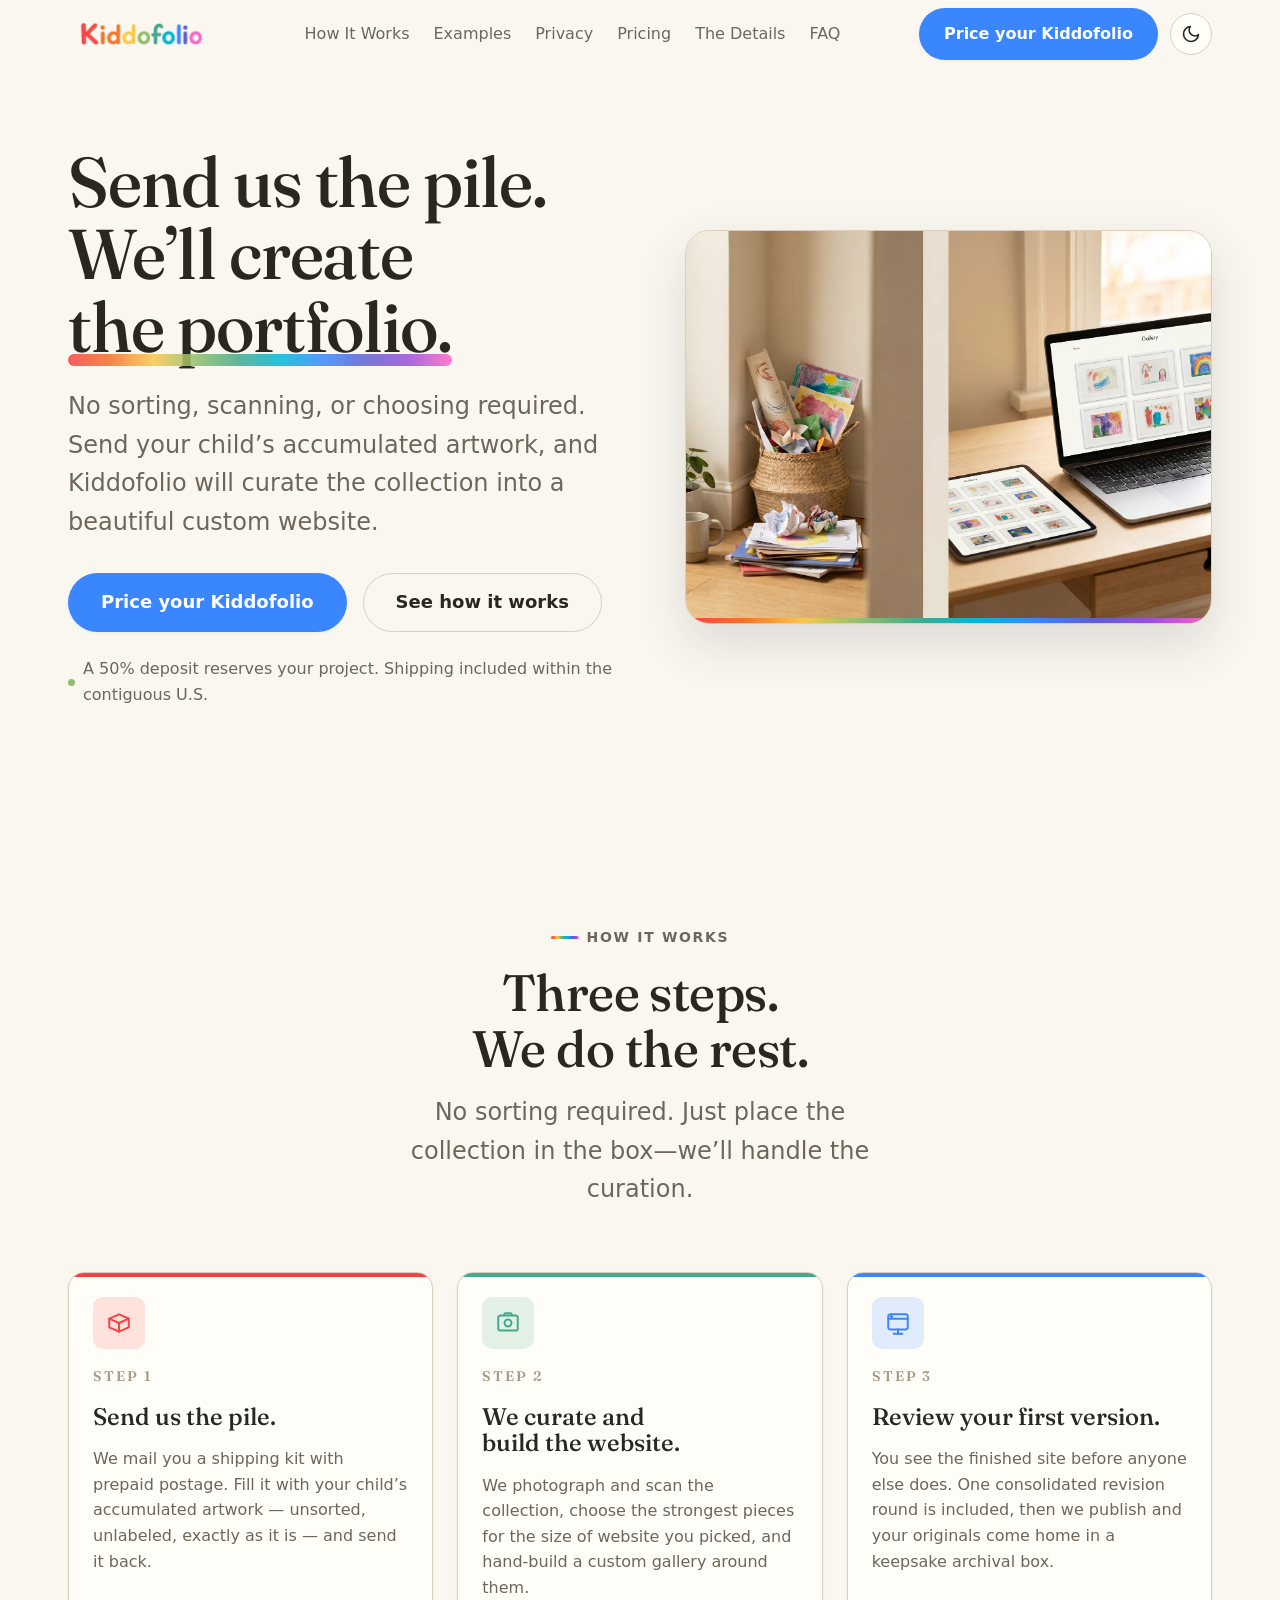
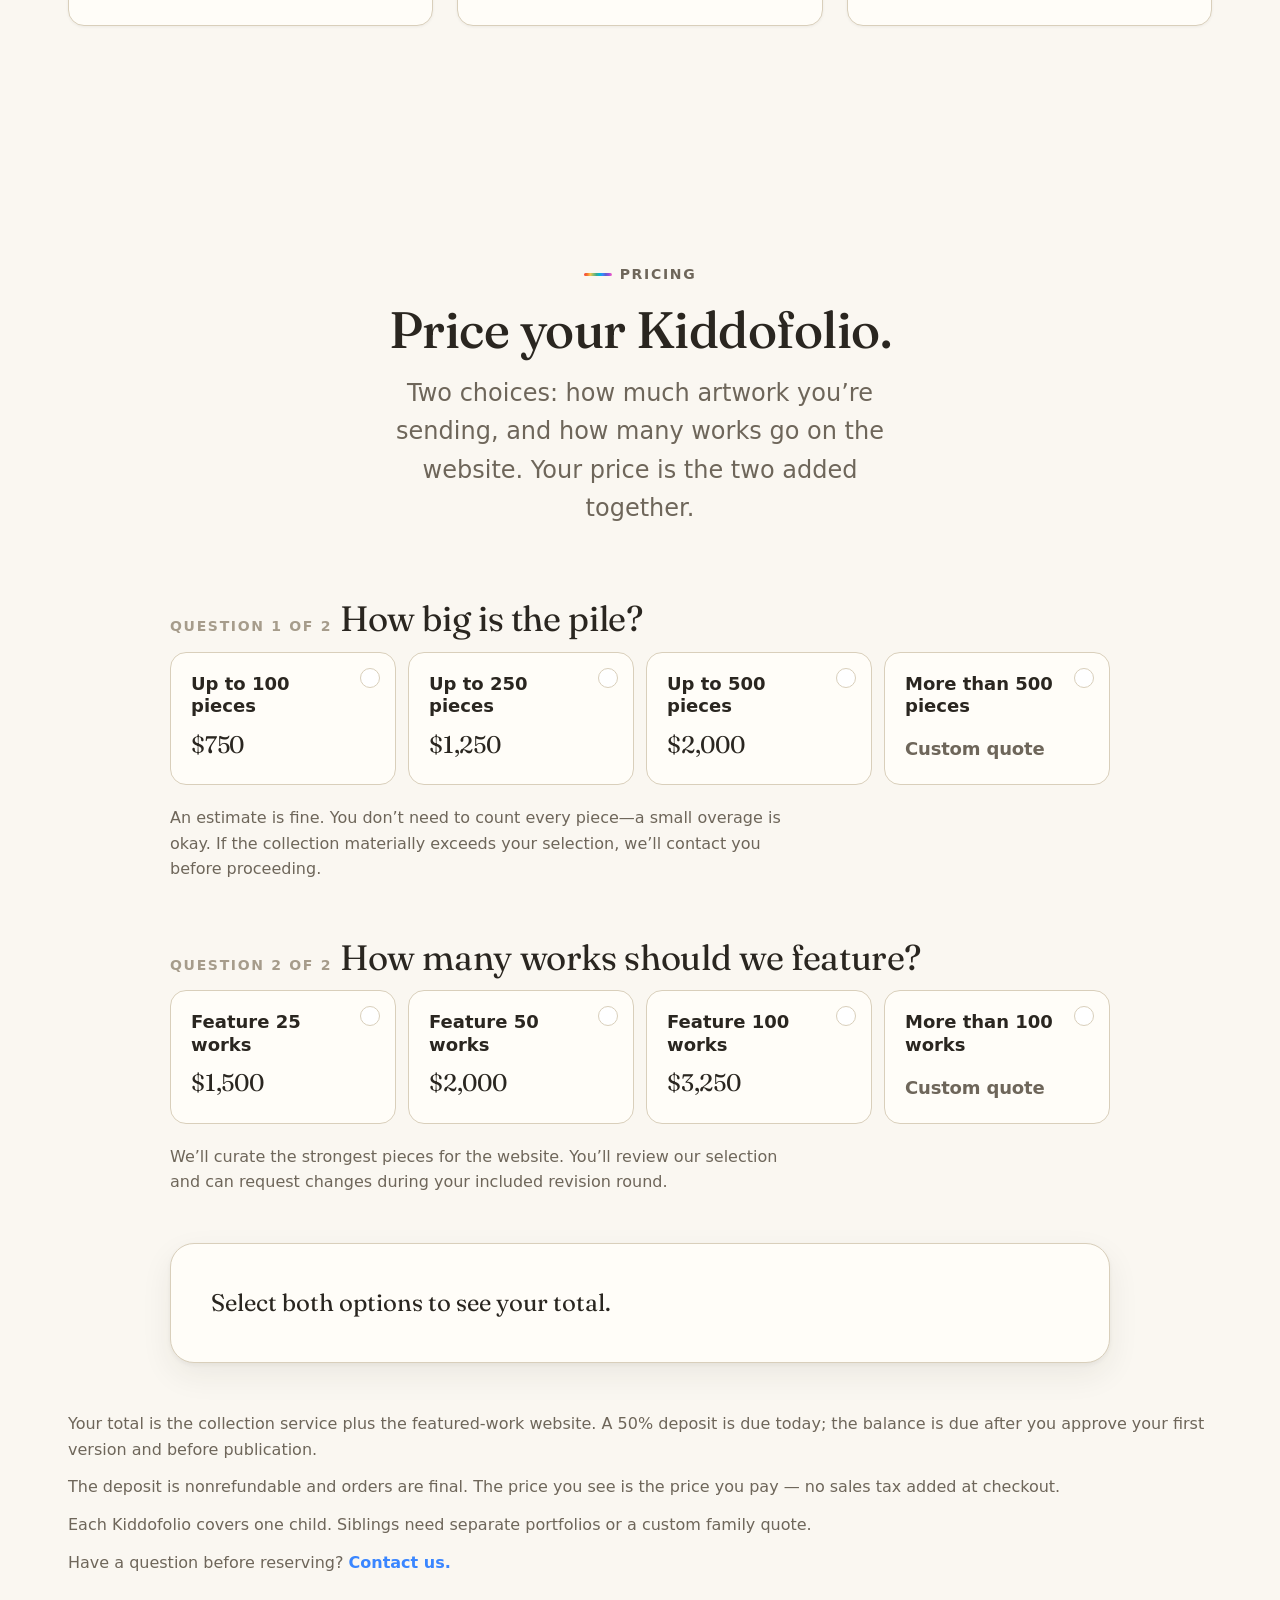
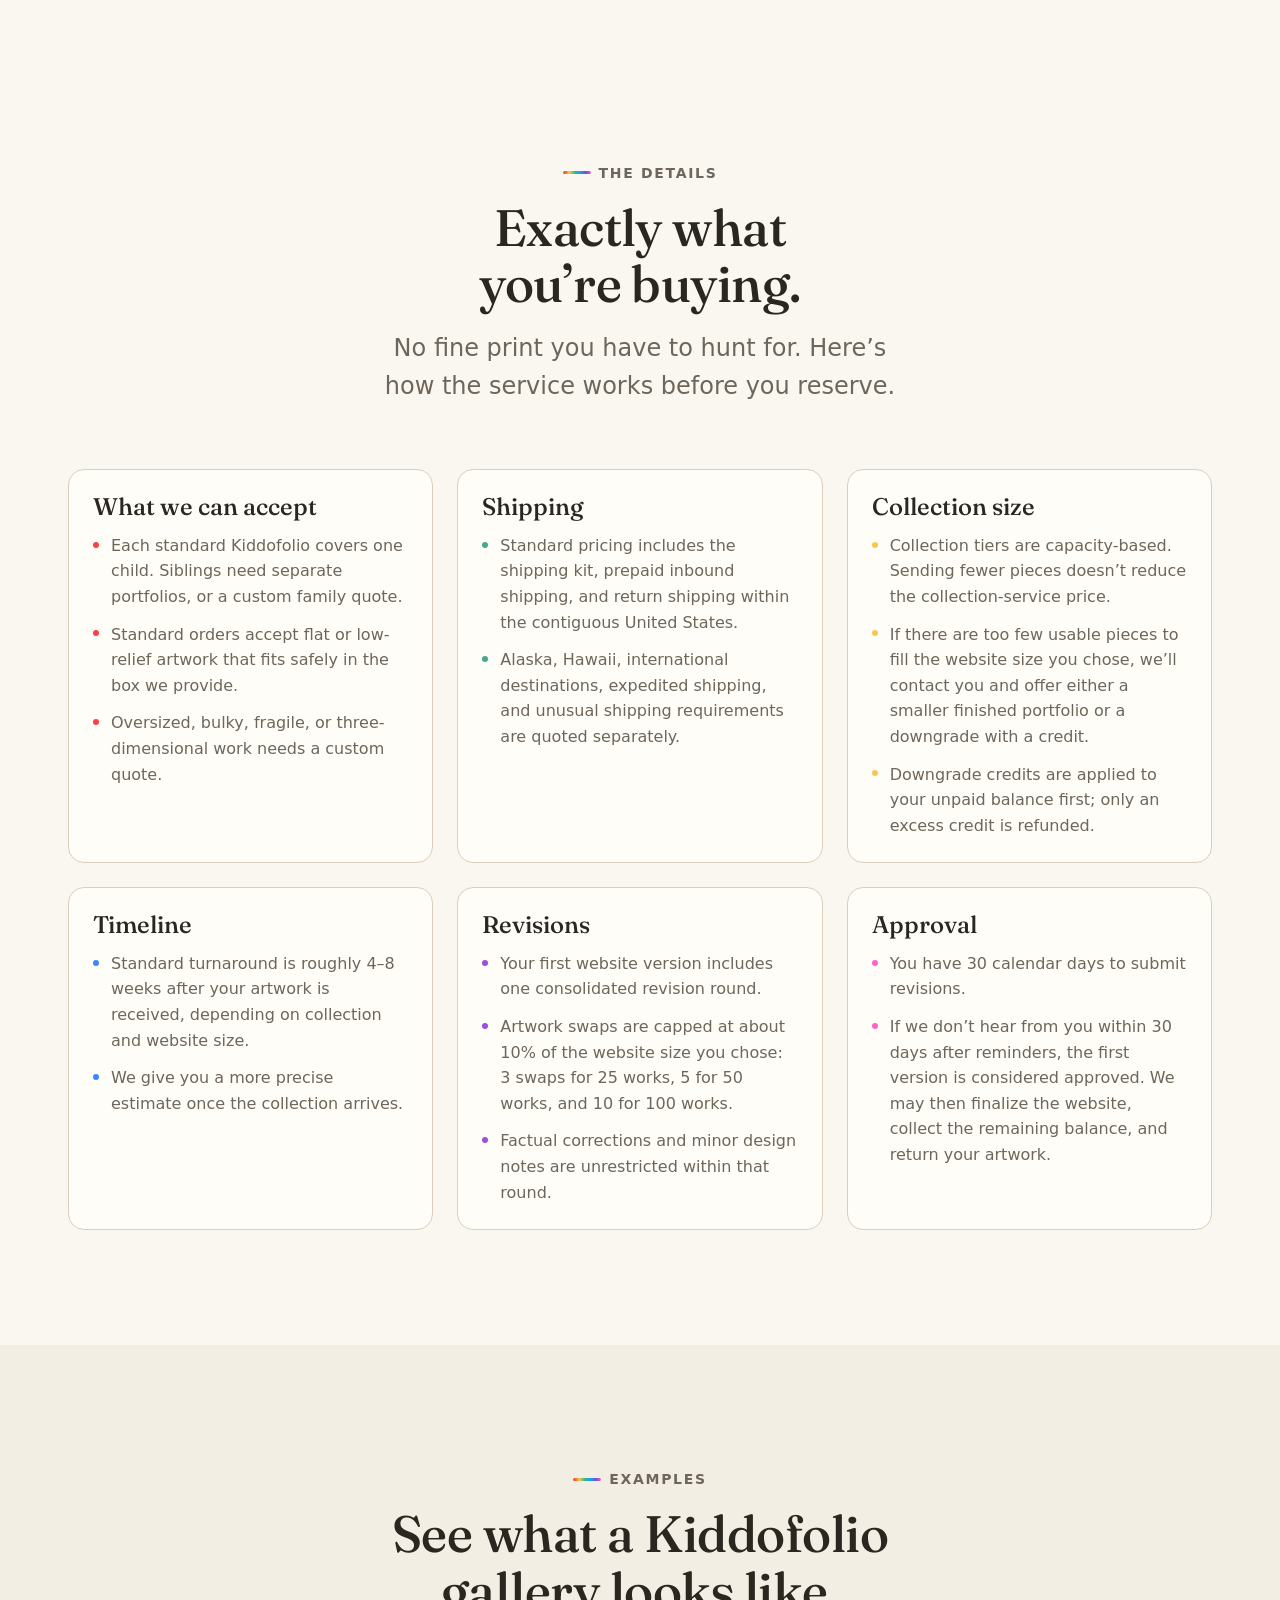
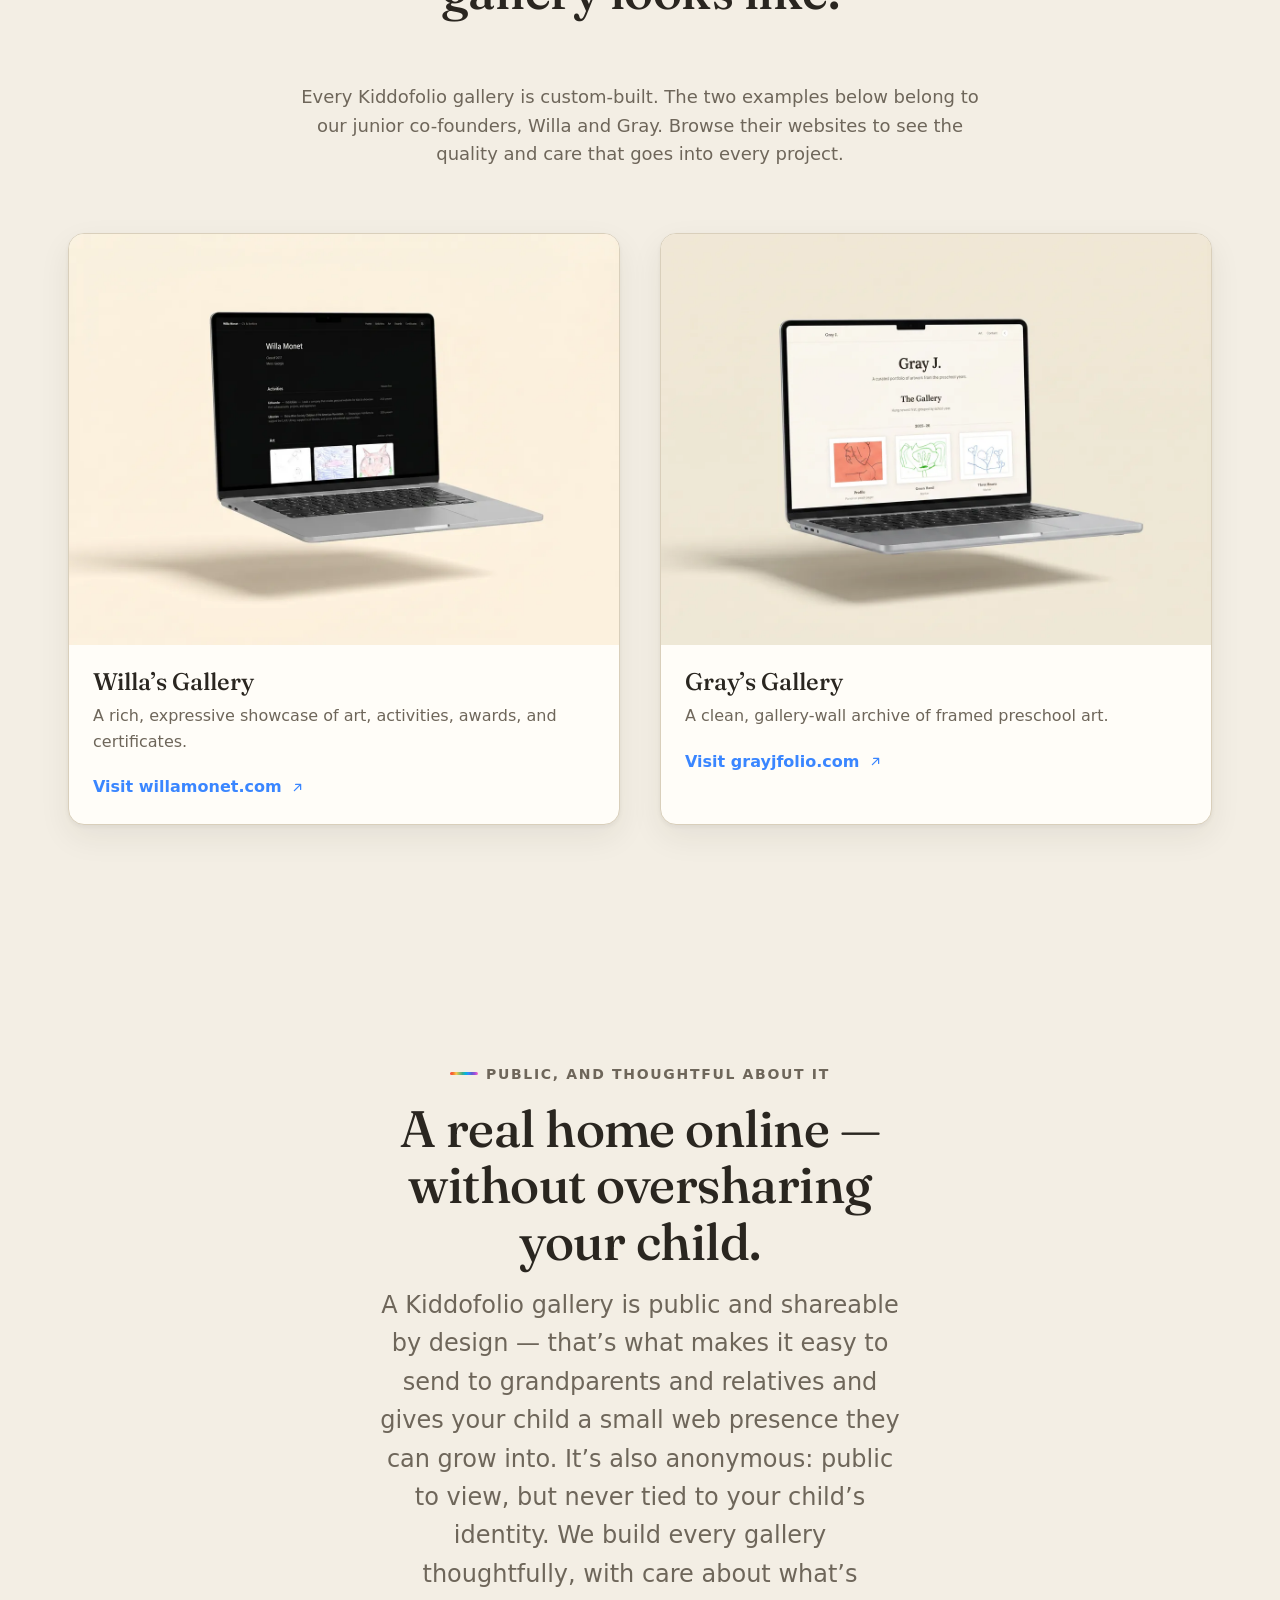
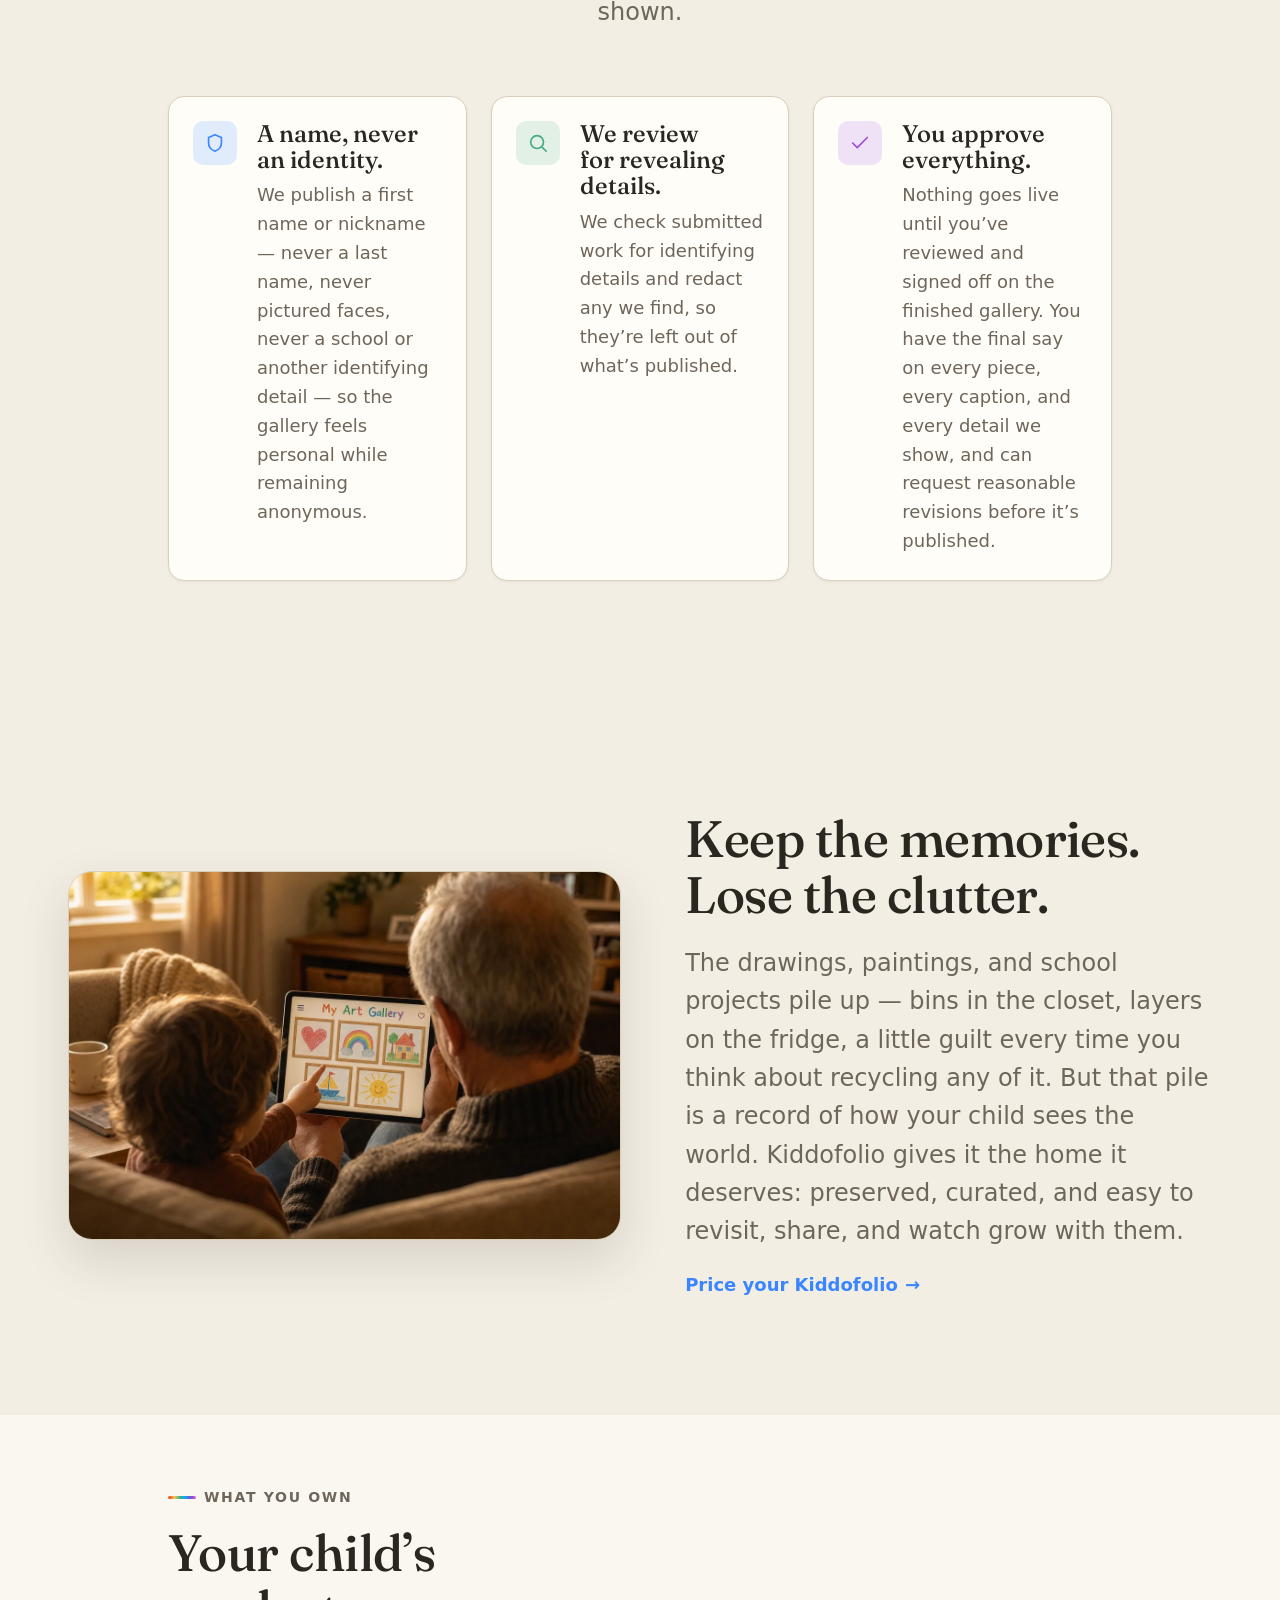
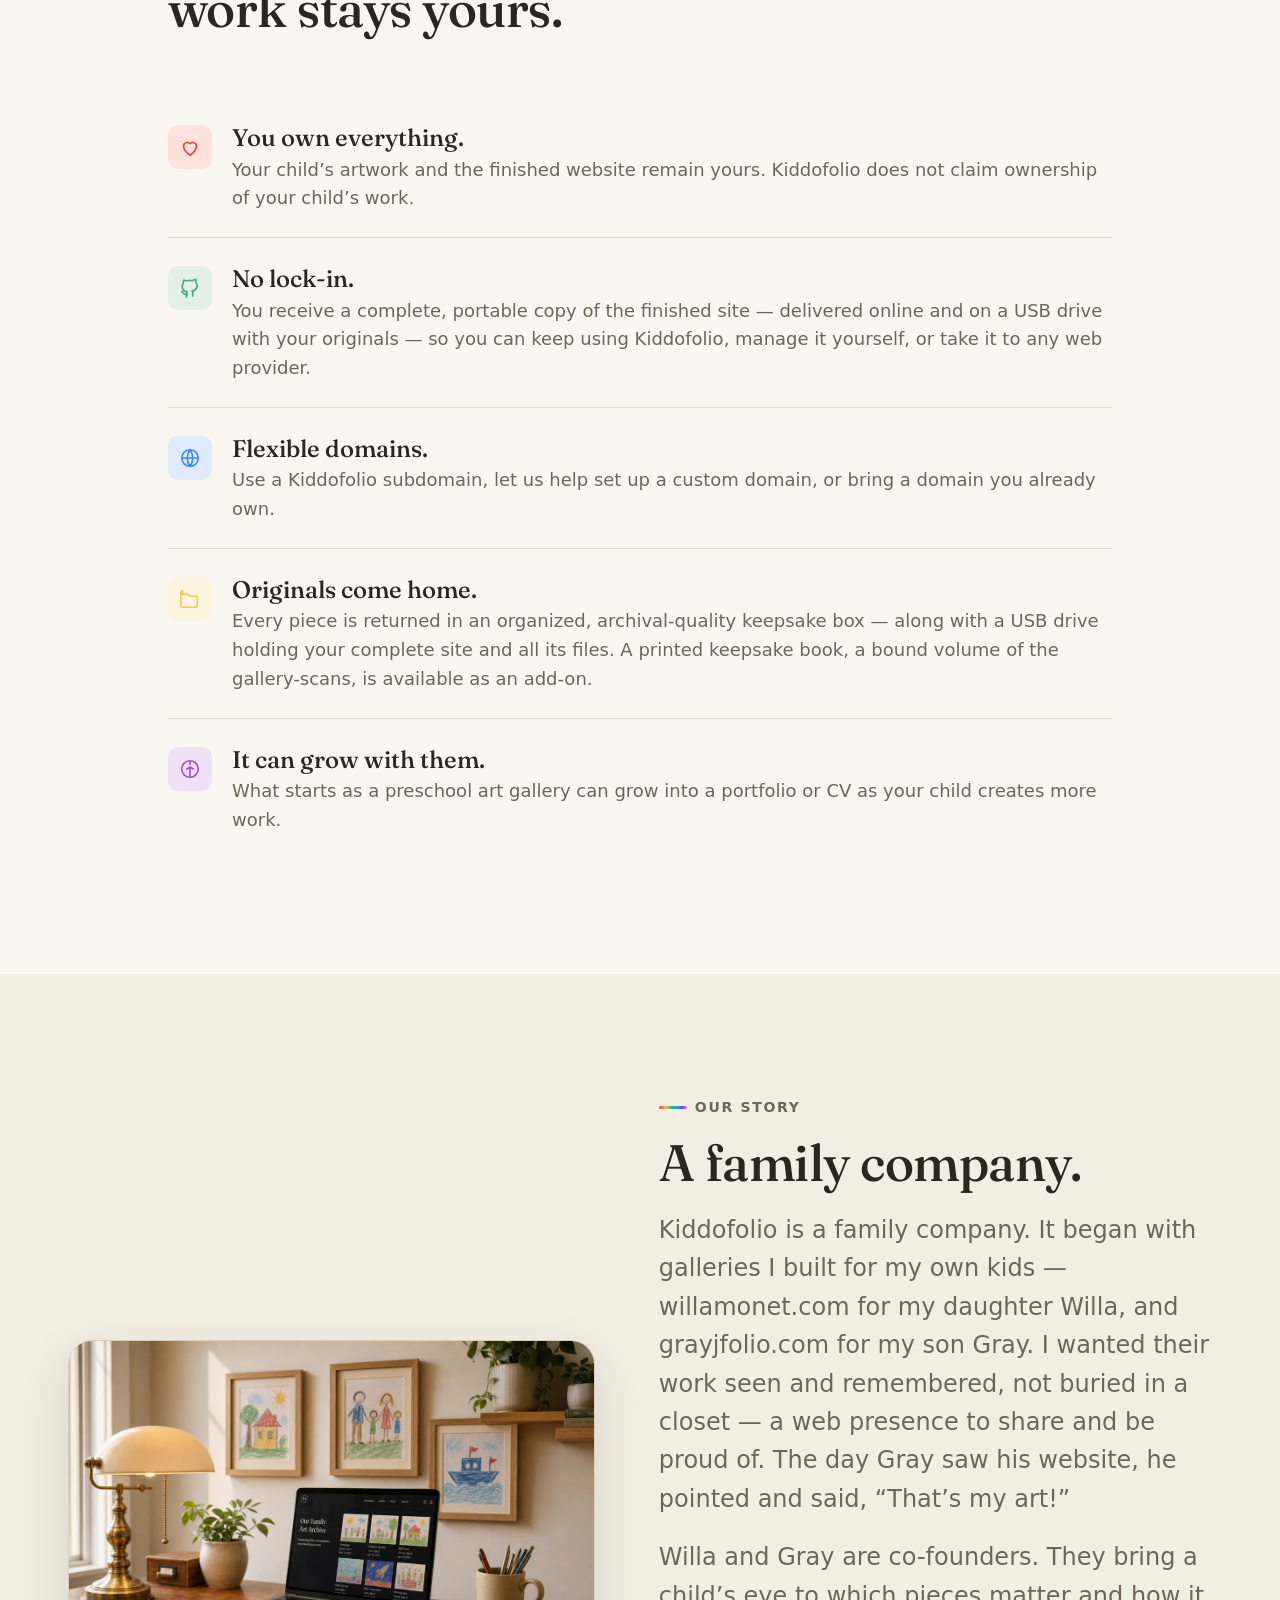
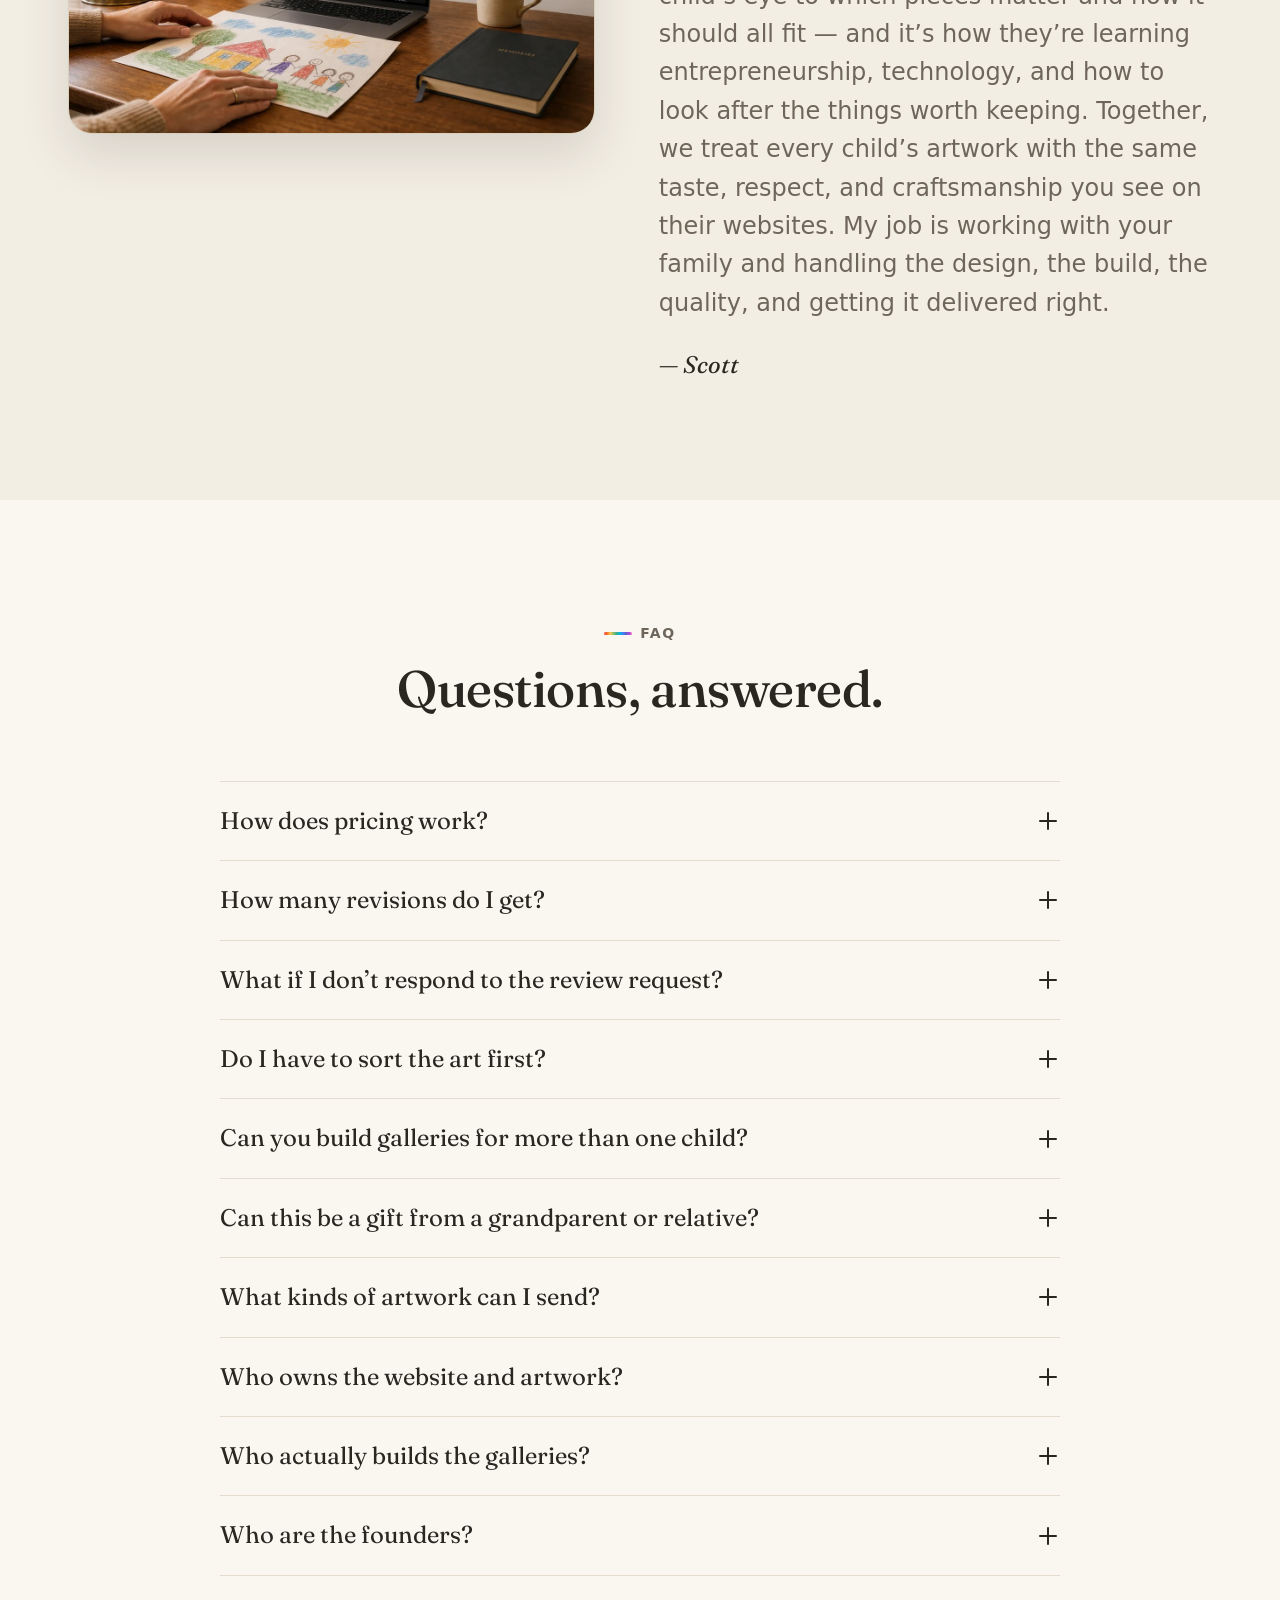
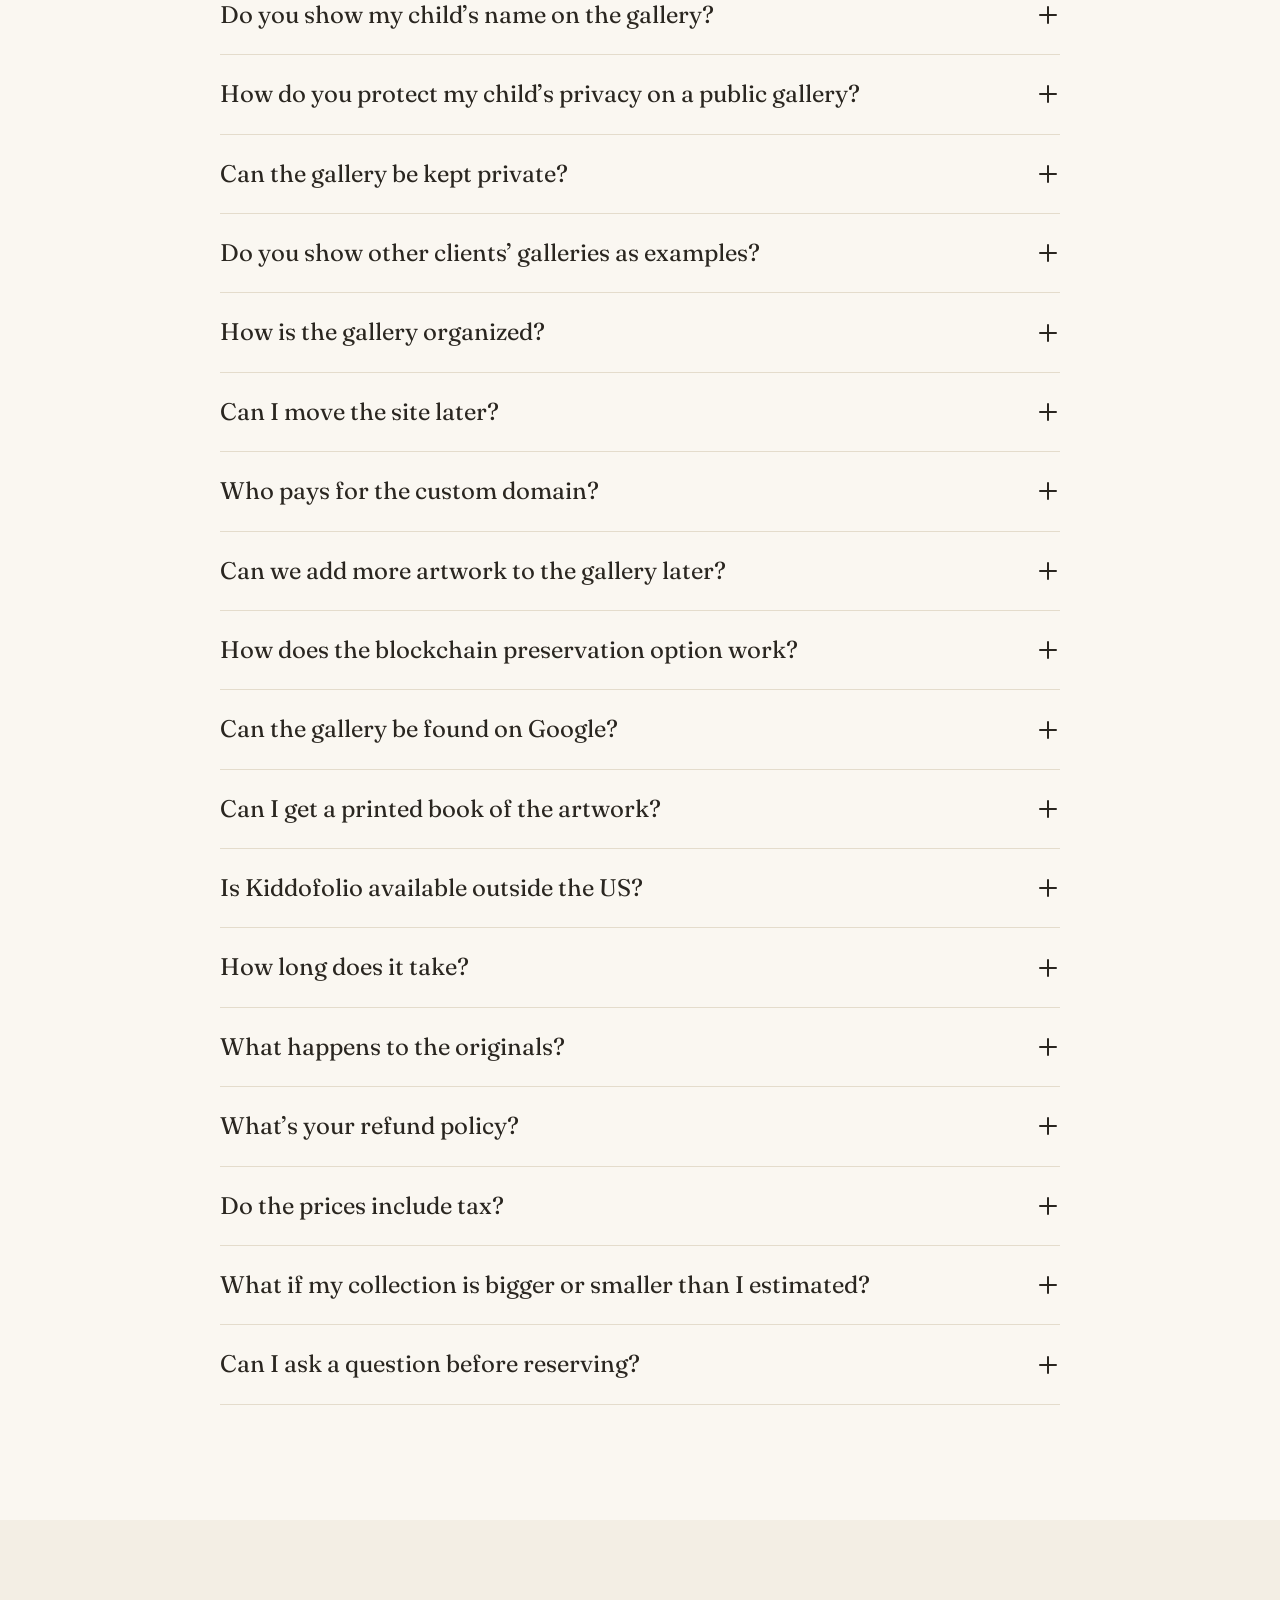
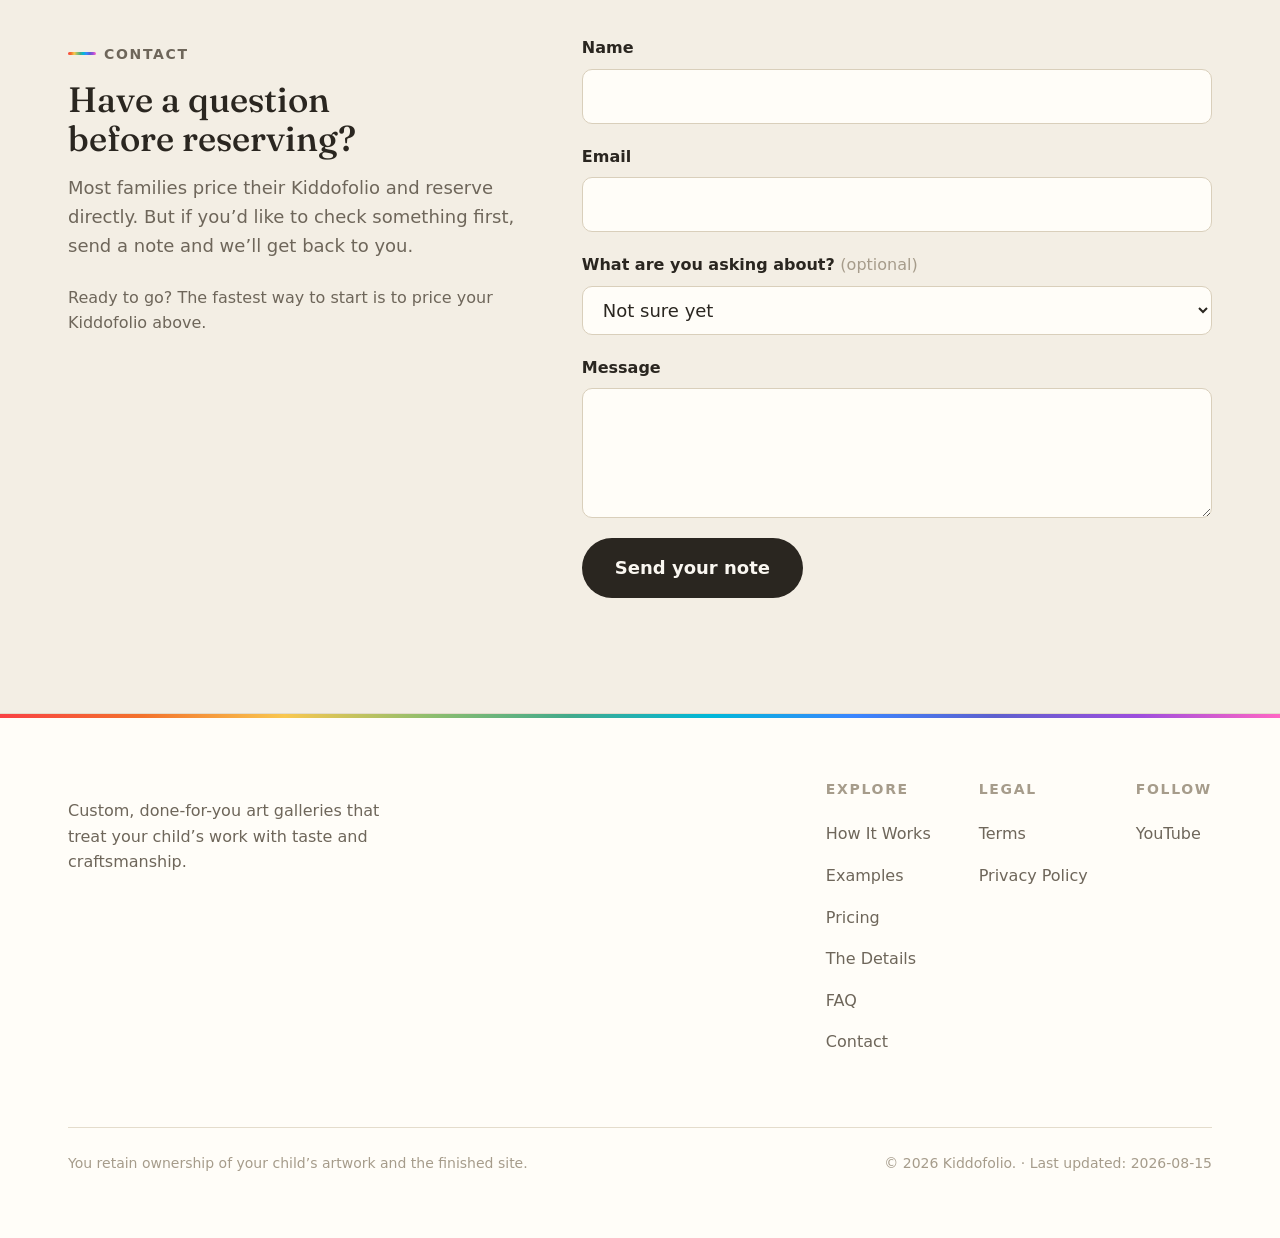
<file: index.html>
<!DOCTYPE html>
<html lang="en">
<head>
  <meta charset="UTF-8" />
  <meta name="viewport" content="width=device-width, initial-scale=1.0" />
  <meta name="theme-color" content="#2A2620" />
  <link rel="manifest" href="/site.webmanifest" />
  <title>Custom Art Gallery Websites for Kids' Artwork | Kiddofolio</title>
  <meta name="description" content="A family company that turns your child's drawings and paintings into a custom gallery website. Done-for-you scanning, curation, and web design — privacy-conscious, and you own a complete copy. Originals returned in a keepsake box." />
  <meta name="keywords" content="kids art gallery website, child artwork gallery, digitize children's art, custom art website for kids, children's drawing archive, art keepsake website" />
  <meta name="robots" content="index, follow, max-image-preview:large, max-snippet:-1, max-video-preview:-1" />
  <link rel="canonical" href="https://kiddofolio.com/" />
  <link rel="alternate" hreflang="en-us" href="https://kiddofolio.com/" />
  <link rel="alternate" hreflang="x-default" href="https://kiddofolio.com/" />
  <link rel="apple-touch-icon" href="/assets/img/apple-touch-icon.png" />

  <!-- Open Graph -->
  <meta property="og:type" content="website" />
  <meta property="og:site_name" content="Kiddofolio" />
  <meta property="og:title" content="Custom Art Gallery Websites for Kids' Artwork | Kiddofolio" />
  <meta property="og:description" content="A family company that turns your child's artwork into a custom gallery website. Done-for-you scanning, curation, and web design — privacy-conscious, and you own a complete copy. Originals returned in a keepsake box." />
  <meta property="og:url" content="https://kiddofolio.com/" />
  <meta property="og:image" content="https://kiddofolio.com/assets/img/og-image.png" />
  <meta property="og:image:width" content="1200" />
  <meta property="og:image:height" content="630" />
  <meta property="og:image:type" content="image/png" />
  <meta property="og:image:alt" content="Kiddofolio — custom art gallery websites that turn kids' drawings and paintings into a keepsake site." />
  <meta property="og:locale" content="en_US" />
  <meta property="og:updated_time" content="2026-08-15T09:30:00-04:00" />
  <meta property="og:see_also" content="https://willamonet.com" />
  <meta property="og:see_also" content="https://grayjfolio.com" />
  <meta property="og:see_also" content="https://www.youtube.com/@Kiddofolio" />
  <meta name="twitter:card" content="summary_large_image" />
  <meta name="twitter:title" content="Custom Art Gallery Websites for Kids' Artwork | Kiddofolio" />
  <meta name="twitter:description" content="A done-for-you service that turns children's artwork into a custom gallery website. Scanned, curated, and built for your family." />
  <meta name="twitter:image" content="https://kiddofolio.com/assets/img/og-image.png" />
  <meta name="twitter:image:alt" content="Kiddofolio — custom art gallery websites for kids' artwork." />

  <!-- Favicon (inline SVG derived from the tabbed-book logo) -->
  <link rel="icon" href="data:image/svg+xml,%3Csvg xmlns='http://www.w3.org/2000/svg' viewBox='0 0 32 32'%3E%3Crect x='5' y='4' width='17' height='24' rx='2.5' fill='none' stroke='%232A2620' stroke-width='2'/%3E%3Crect x='21' y='6' width='3' height='3' fill='%23F94144'/%3E%3Crect x='21' y='10.5' width='3' height='3' fill='%23F9C74F'/%3E%3Crect x='21' y='15' width='3' height='3' fill='%2343AA8B'/%3E%3Crect x='21' y='19.5' width='3' height='3' fill='%233A86FF'/%3E%3Crect x='21' y='24' width='3' height='3' fill='%23FF66C4'/%3E%3C/svg%3E" />

  <!-- Fonts: Fraunces (warm serif display) + General Sans (warm sans body) -->
  <link rel="preconnect" href="https://fonts.googleapis.com" />
  <link rel="preconnect" href="https://fonts.gstatic.com" crossorigin />
  <link rel="preconnect" href="https://api.fontshare.com" crossorigin />
  <link href="https://fonts.googleapis.com/css2?family=Fraunces:ital,opsz,wght@0,9..144,400..600;1,9..144,400..500&display=swap" rel="stylesheet" />
  <link href="https://api.fontshare.com/v2/css?f[]=general-sans@400,500,600&display=swap" rel="stylesheet" />

  <link rel="preload" as="image" href="assets/img/hero.webp" />
  <link rel="stylesheet" href="assets/css/style.css" />

  <!-- Structured data -->
  <script type="application/ld+json">
{
  "@context": "https://schema.org",
  "@graph": [
    {
      "@type": "Organization",
      "@id": "https://kiddofolio.com/#organization",
      "name": "Kiddofolio",
      "alternateName": [
        "Kiddofolio Art Galleries",
        "Kiddofolio.com"
      ],
      "url": "https://kiddofolio.com/",
      "logo": {
        "@type": "ImageObject",
        "url": "https://kiddofolio.com/assets/img/og-image.png",
        "width": 1200,
        "height": 630
      },
      "image": "https://kiddofolio.com/assets/img/og-image.png",
      "description": "A done-for-you service that turns children's physical artwork into custom-built gallery websites for families.",
      "founder": {
        "@type": "Person",
        "name": "Scott Jacques"
      },
      "areaServed": {
        "@type": "Country",
        "name": "United States"
      },
      "sameAs": [
        "https://willamonet.com",
        "https://grayjfolio.com",
        "https://www.youtube.com/@Kiddofolio"
      ],
      "contactPoint": {
        "@type": "ContactPoint",
        "contactType": "customer support",
        "url": "https://kiddofolio.com/#contact",
        "areaServed": "US",
        "availableLanguage": "English"
      }
    },
    {
      "@type": "WebSite",
      "@id": "https://kiddofolio.com/#website",
      "url": "https://kiddofolio.com/",
      "name": "Kiddofolio",
      "description": "Custom art gallery websites for kids' artwork.",
      "inLanguage": "en-US",
      "publisher": {
        "@id": "https://kiddofolio.com/#organization"
      }
    },
    {
      "@context": "https://schema.org",
      "@type": "Service",
      "name": "Kiddofolio",
      "description": "A done-for-you service that turns children's physical artwork into custom-built gallery websites for families.",
      "url": "https://kiddofolio.com/",
      "areaServed": {
        "@type": "Country",
        "name": "United States"
      },
      "provider": {
        "@id": "https://kiddofolio.com/#organization"
      },
      "offers": [
        {
          "@type": "Offer",
          "name": "Collection service \u2014 up to 100 pieces",
          "price": "750",
          "priceCurrency": "USD",
          "url": "https://kiddofolio.com/#pricing"
        },
        {
          "@type": "Offer",
          "name": "Collection service \u2014 up to 250 pieces",
          "price": "1250",
          "priceCurrency": "USD",
          "url": "https://kiddofolio.com/#pricing"
        },
        {
          "@type": "Offer",
          "name": "Collection service \u2014 up to 500 pieces",
          "price": "2000",
          "priceCurrency": "USD",
          "url": "https://kiddofolio.com/#pricing"
        },
        {
          "@type": "Offer",
          "name": "Featured-work website \u2014 25 works",
          "price": "1500",
          "priceCurrency": "USD",
          "url": "https://kiddofolio.com/#pricing"
        },
        {
          "@type": "Offer",
          "name": "Featured-work website \u2014 50 works",
          "price": "2000",
          "priceCurrency": "USD",
          "url": "https://kiddofolio.com/#pricing"
        },
        {
          "@type": "Offer",
          "name": "Featured-work website \u2014 100 works",
          "price": "3250",
          "priceCurrency": "USD",
          "url": "https://kiddofolio.com/#pricing"
        }
      ],
      "@id": "https://kiddofolio.com/#service",
      "hasOfferCatalog": {
        "@type": "OfferCatalog",
        "name": "Custom quotes",
        "itemListElement": [
          {
            "@type": "Offer",
            "name": "Collections of more than 500 pieces",
            "priceCurrency": "USD",
            "description": "Priced individually by custom quote."
          },
          {
            "@type": "Offer",
            "name": "Websites featuring more than 100 works",
            "priceCurrency": "USD",
            "description": "Priced individually by custom quote."
          },
          {
            "@type": "Offer",
            "name": "Oversized, bulky, fragile, or three-dimensional artwork",
            "priceCurrency": "USD",
            "description": "Priced individually by custom quote."
          },
          {
            "@type": "Offer",
            "name": "Family quote covering multiple children",
            "priceCurrency": "USD",
            "description": "Priced individually by custom quote."
          },
          {
            "@type": "Offer",
            "name": "Shipping outside the contiguous United States or expedited shipping",
            "priceCurrency": "USD",
            "description": "Priced individually by custom quote."
          }
        ]
      }
    },
    {
      "@type": "ItemList",
      "@id": "https://kiddofolio.com/#options",
      "name": "Kiddofolio pricing options",
      "itemListElement": [
        { "@type": "ListItem", "position": 1, "name": "Up to 100 pieces", "url": "https://kiddofolio.com/#pricing" },
        { "@type": "ListItem", "position": 2, "name": "Up to 250 pieces", "url": "https://kiddofolio.com/#pricing" },
        { "@type": "ListItem", "position": 3, "name": "Up to 500 pieces", "url": "https://kiddofolio.com/#pricing" },
        { "@type": "ListItem", "position": 4, "name": "More than 500 pieces", "url": "https://kiddofolio.com/#pricing" },
        { "@type": "ListItem", "position": 5, "name": "Feature 25 works", "url": "https://kiddofolio.com/#pricing" },
        { "@type": "ListItem", "position": 6, "name": "Feature 50 works", "url": "https://kiddofolio.com/#pricing" },
        { "@type": "ListItem", "position": 7, "name": "Feature 100 works", "url": "https://kiddofolio.com/#pricing" },
        { "@type": "ListItem", "position": 8, "name": "More than 100 works", "url": "https://kiddofolio.com/#pricing" }
      ]
    },
    {
      "@type": "FAQPage",
      "mainEntity": [
        {
          "@type": "Question",
          "name": "How does pricing work?",
          "acceptedAnswer": {
            "@type": "Answer",
            "text": "Your price is two choices added together: a collection service price based on how big the pile is, and a website price based on how many works we feature. Both are shown in the configurator, and the total updates as soon as you pick. A 50% deposit is due today and the balance is due after you approve your first version. Shipping is included within the contiguous U.S."
          }
        },
        {
          "@type": "Question",
          "name": "How many revisions do I get?",
          "acceptedAnswer": {
            "@type": "Answer",
            "text": "Your first website version includes one consolidated revision round. Artwork swaps are capped at about 10% of the website size you chose — 3 swaps for 25 works, 5 for 50 works, and 10 for 100 works. Factual corrections and minor design notes are unrestricted within that round."
          }
        },
        {
          "@type": "Question",
          "name": "What if I don’t respond to the review request?",
          "acceptedAnswer": {
            "@type": "Answer",
            "text": "You have 30 calendar days to submit revisions. If we don’t hear from you within 30 days after reminders, the first version is considered approved. We may then finalize the website, collect the remaining balance, and return your artwork."
          }
        },
        {
          "@type": "Question",
          "name": "Do I have to sort the art first?",
          "acceptedAnswer": {
            "@type": "Answer",
            "text": "No. That’s the whole idea — send the pile exactly as it is. No sorting required. Just place the collection in the box and we’ll handle the curation, choosing the strongest pieces for the website size you picked."
          }
        },
        {
          "@type": "Question",
          "name": "Can you build galleries for more than one child?",
          "acceptedAnswer": {
            "@type": "Answer",
            "text": "Each standard Kiddofolio covers one child. Siblings need their own separate portfolios, or we can put together a custom family quote that keeps everyone together under one site. Request a custom quote and we’ll scope it with you."
          }
        },
        {
          "@type": "Question",
          "name": "Can this be a gift from a grandparent or relative?",
          "acceptedAnswer": {
            "@type": "Answer",
            "text": "Yes — a Kiddofolio gallery makes a thoughtful gift from grandparents, aunts, uncles, or anyone close to the family. It’s also a lovely way for relatives to keep up with what the kids are making, without waiting for parents to send photos along. You can reserve a gallery directly using the pricing above."
          }
        },
        {
          "@type": "Question",
          "name": "What kinds of artwork can I send?",
          "acceptedAnswer": {
            "@type": "Answer",
            "text": "Standard orders accept flat or low-relief artwork that fits safely in the box we provide — drawings, paintings, and paper-based school projects. Oversized, bulky, fragile, or three-dimensional work needs a custom quote."
          }
        },
        {
          "@type": "Question",
          "name": "Who owns the website and artwork?",
          "acceptedAnswer": {
            "@type": "Answer",
            "text": "You do. Kiddofolio does not claim ownership of your child’s artwork. You receive a complete, portable copy of the finished site — online and on a USB drive that ships back with your originals — so the site and its content are fully yours."
          }
        },
        {
          "@type": "Question",
          "name": "Who actually builds the galleries?",
          "acceptedAnswer": {
            "@type": "Answer",
            "text": "Scott handles every gallery personally — this is a hands-on family studio, not an assembly line. Scott has built dozens of websites that together draw well over a million views a month, and brings that same craft to your child’s work. Willa and Gray, our cofounders, weigh in with a child’s eye, but the design, build, quality, and delivery are Scott’s professional responsibility."
          }
        },
        {
          "@type": "Question",
          "name": "Who are the founders?",
          "acceptedAnswer": {
            "@type": "Answer",
            "text": "Kiddofolio is a family company. Scott founded it and runs the professional side — working with your family and handling the design, build, quality, and delivery. His children, Willa and Gray, are cofounders and coowners: they bring a child’s perspective on the work and are learning entrepreneurship, technology, and archiving along the way. The craftsmanship and accountability for your gallery are Scott’s."
          }
        },
        {
          "@type": "Question",
          "name": "Do you show my child’s name on the gallery?",
          "acceptedAnswer": {
            "@type": "Answer",
            "text": "We publish a first name or a nickname — never a last name — so the gallery feels personal without becoming a searchable profile of your child. As the parent or legal guardian, you choose which we use, and you approve it before anything goes live."
          }
        },
        {
          "@type": "Question",
          "name": "How do you protect my child’s privacy on a public gallery?",
          "acceptedAnswer": {
            "@type": "Answer",
            "text": "Galleries are public and shareable by design, and we build them with care about what’s shown. We publish a first name or nickname — never a last name, never pictured faces, never a school or another identifying detail — so the gallery stays anonymous. We review submitted work for identifying details and redact any we find. And you review and approve the finished gallery before it goes live, and can request reasonable revisions."
          }
        },
        {
          "@type": "Question",
          "name": "Can the gallery be kept private?",
          "acceptedAnswer": {
            "@type": "Answer",
            "text": "Kiddofolio galleries are public by design — that’s what makes them easy to send to grandparents and relatives and gives your child a small web presence they can grow into. We build them thoughtfully (see how we protect your child’s privacy above), but we don’t offer private, unlisted, or password-protected galleries."
          }
        },
        {
          "@type": "Question",
          "name": "Do you show other clients’ galleries as examples?",
          "acceptedAnswer": {
            "@type": "Answer",
            "text": "No. Out of respect for our families’ privacy, we don’t show other clients’ galleries as examples — and we’ll never ask to use yours. The two examples on this page belong to our junior co-founders, Willa and Gray."
          }
        },
        {
          "@type": "Question",
          "name": "How is the gallery organized?",
          "acceptedAnswer": {
            "@type": "Answer",
            "text": "We can arrange the gallery by age, school year, calendar year, theme, or collection — whichever makes your child’s growth easiest to see. Where it fits, related works can sit together, like self-portraits across a few ages."
          }
        },
        {
          "@type": "Question",
          "name": "Can I move the site later?",
          "acceptedAnswer": {
            "@type": "Answer",
            "text": "Yes. There’s no lock-in. Your USB drive holds a complete copy of the site in standard website files, so you can self-host, switch providers, or hand it to any developer."
          }
        },
        {
          "@type": "Question",
          "name": "Who pays for the custom domain?",
          "acceptedAnswer": {
            "@type": "Answer",
            "text": "Every Kiddofolio comes with a Kiddofolio subdomain at no extra cost. If you’d rather have your own custom domain, we can register and set it up for you, or connect one you already own — just tell us and we’ll include it in your quote. You own a complete, portable copy of the site either way, so you’re never locked in."
          }
        },
        {
          "@type": "Question",
          "name": "Can we add more artwork to the gallery later?",
          "acceptedAnswer": {
            "@type": "Answer",
            "text": "Yes. Any gallery can be expanded in the future as your child makes more art — a later addition costs a fraction of the original build, since the site and design are already in place. We’ll quote each update based on how much you’re adding."
          }
        },
        {
          "@type": "Question",
          "name": "How does the blockchain preservation option work?",
          "acceptedAnswer": {
            "@type": "Answer",
            "text": "For families who want it, we can also publish the gallery to Arweave — a decentralized network where data is paid for once and kept in place long-term, rather than depending on a single server or subscription. We pair it with an AR.IO name (ArNS), which acts like a web address for that permanently stored version, so it stays easy to find and share. It’s available as an add-on on any Kiddofolio — just ask and we’ll include it in your quote."
          }
        },
        {
          "@type": "Question",
          "name": "Can the gallery be found on Google?",
          "acceptedAnswer": {
            "@type": "Answer",
            "text": "Every gallery ships with sensible search-engine basics built in, so it can be found by name once search engines index it. If you want more, search-engine optimization is available as an add-on — we tune titles, descriptions, structured data, and a sitemap so the gallery is easier to find and shows a clean preview when shared. Search engines set their own timing, so we can’t promise a specific ranking, but the groundwork is done right."
          }
        },
        {
          "@type": "Question",
          "name": "Can I get a printed book of the artwork?",
          "acceptedAnswer": {
            "@type": "Answer",
            "text": "Yes — a printed keepsake book is available as an add-on on any Kiddofolio. To be clear, there are two separate physical things: your original artwork always comes back in a keepsake archival box, and the book is a bound printing of the gallery-scans — a reproduction to keep on the shelf or give as a gift, not the originals. You choose how many pieces to include, and we handle the design and printing. Just tell us you want the book and we’ll include it in your quote with the size and page options."
          }
        },
        {
          "@type": "Question",
          "name": "Is Kiddofolio available outside the US?",
          "acceptedAnswer": {
            "@type": "Answer",
            "text": "Not currently. Because the service includes physical shipping, we’re currently available for US families only."
          }
        },
        {
          "@type": "Question",
          "name": "How long does it take?",
          "acceptedAnswer": {
            "@type": "Answer",
            "text": "Standard turnaround is roughly 4–8 weeks after your artwork is received, depending on the size of your collection and the size of your website. We give you a more precise estimate once the collection arrives."
          }
        },
        {
          "@type": "Question",
          "name": "What happens to the originals?",
          "acceptedAnswer": {
            "@type": "Answer",
            "text": "We return every original piece in a keepsake archival box via tracked shipping, along with a USB drive holding your complete site and files. The originals are always yours — scanning never replaces them."
          }
        },
        {
          "@type": "Question",
          "name": "What’s your refund policy?",
          "acceptedAnswer": {
            "@type": "Answer",
            "text": "Orders are final and the 50% deposit is nonrefundable. We don’t offer cancellations. The remaining 50% is due after you approve your first version and before publication."
          }
        },
        {
          "@type": "Question",
          "name": "Do the prices include tax?",
          "acceptedAnswer": {
            "@type": "Answer",
            "text": "The price you see is the price you pay. We don’t add sales tax at checkout, so your total and deposit are your final amounts — no surprises when you reserve."
          }
        },
        {
          "@type": "Question",
          "name": "What if my collection is bigger or smaller than I estimated?",
          "acceptedAnswer": {
            "@type": "Answer",
            "text": "An estimate is fine and a small overage is okay. If the collection materially exceeds the size you selected, we’ll contact you before proceeding. If there are too few usable pieces to fill the website size you chose, we’ll offer either a smaller finished portfolio or a downgrade with a credit — applied to your unpaid balance first, with only an excess credit refunded. Collection tiers are capacity-based, so sending fewer pieces on its own doesn’t reduce the collection-service price."
          }
        },
        {
          "@type": "Question",
          "name": "Can I ask a question before reserving?",
          "acceptedAnswer": {
            "@type": "Answer",
            "text": "Yes. If you have a question before reserving, contact us — but most families find they can price their Kiddofolio and reserve directly."
          }
        }
      ],
      "@id": "https://kiddofolio.com/#faq"
    }
  ]
}
  </script>
</head>
<body>
  <a class="skip-link" href="#main">Skip to content</a>

  <!-- ============ HEADER ============ -->
  <header class="header">
    <div class="container header__inner">
      <a class="brand" href="#top" aria-label="Kiddofolio home">
        <span class="brand__mark" role="img" aria-label="Kiddofolio"></span>
      </a>
      <nav class="nav" aria-label="Primary">
        <a href="#how">How It Works</a>
        <a href="#examples">Examples</a>
        <a href="#privacy">Privacy</a>
        <a href="#pricing">Pricing</a>
        <a href="#policies">The Details</a>
        <a href="#faq">FAQ</a>
      </nav>
      <div class="header__actions">
        <a class="btn btn--primary" href="#pricing">Price your Kiddofolio</a>
        <button class="theme-toggle" data-theme-toggle type="button" aria-label="Switch color theme"></button>
        <button class="menu-btn" data-menu-btn type="button" aria-label="Open menu" aria-expanded="false" aria-controls="mobile-nav">
          <svg width="22" height="22" viewBox="0 0 24 24" fill="none" stroke="currentColor" stroke-width="2" stroke-linecap="round"><path d="M3 6h18M3 12h18M3 18h18"/></svg>
        </button>
      </div>
    </div>
    <div class="container">
      <div class="mobile-nav" data-mobile-nav id="mobile-nav">
        <a href="#how">How It Works</a>
        <a href="#examples">Examples</a>
        <a href="#privacy">Privacy</a>
        <a href="#pricing">Pricing</a>
        <a href="#policies">The Details</a>
        <a href="#faq">FAQ</a>
        <a href="#contact">Contact</a>
        <a class="btn btn--primary btn--block" href="#pricing">Price your Kiddofolio</a>
      </div>
    </div>
  </header>

  <main id="main">
    <span id="top"></span>

    <!-- ============ HERO ============ -->
    <section class="hero">
      <div class="container hero__grid">
        <div class="hero__copy">
          <h1 class="hero__title">Send us the pile. We&rsquo;ll create <span class="underline">the portfolio.</span></h1>
          <p class="hero__lead">No sorting, scanning, or choosing required. Send your child&rsquo;s accumulated artwork, and Kiddofolio will curate the collection into a beautiful custom website.</p>
          <div class="hero__cta">
            <a class="btn btn--primary btn--lg" href="#pricing">Price your Kiddofolio</a>
            <a class="btn btn--ghost btn--lg" href="#how">See how it works</a>
          </div>
          <p class="hero__trust"><span class="dot" aria-hidden="true"></span> A 50% deposit reserves your project. Shipping included within the contiguous U.S.</p>
        </div>
        <figure class="hero__media reveal">
          <img src="assets/img/hero.webp" width="1600" height="1195" alt="A bin of a child's crayon drawings and paintings beside a laptop and tablet showing the same artwork in a clean, framed digital gallery." fetchpriority="high" />
        </figure>
      </div>
    </section>

    <!-- ============ HOW IT WORKS (3 steps) ============ -->
    <section class="section" id="how">
      <div class="container">
        <div class="section-head section-head--center reveal">
          <span class="eyebrow">How it works</span>
          <h2>Three steps. We do the rest.</h2>
          <p>No sorting required. Just place the collection in the box&mdash;we&rsquo;ll handle the curation.</p>
        </div>
        <div class="steps steps--three">
          <article class="step reveal" style="--step-color: var(--rb-1)">
            <span class="step__icon" aria-hidden="true">
              <svg viewBox="0 0 24 24" fill="none" stroke="currentColor" stroke-width="1.8" stroke-linecap="round" stroke-linejoin="round"><path d="M3 8l9-4 9 4-9 4-9-4z"/><path d="M3 8v8l9 4 9-4V8"/><path d="M12 12v8"/></svg>
            </span>
            <span class="step__num">Step 1</span>
            <h3>Send us the pile.</h3>
            <p>We mail you a shipping kit with prepaid postage. Fill it with your child&rsquo;s accumulated artwork &mdash; unsorted, unlabeled, exactly as it is &mdash; and send it back.</p>
          </article>

          <article class="step reveal" style="--step-color: var(--rb-5)">
            <span class="step__icon" aria-hidden="true">
              <svg viewBox="0 0 24 24" fill="none" stroke="currentColor" stroke-width="1.8" stroke-linecap="round" stroke-linejoin="round"><rect x="3" y="5" width="18" height="14" rx="2"/><circle cx="12" cy="12" r="3.2"/><path d="M8 5l1.2-2h5.6L16 5"/></svg>
            </span>
            <span class="step__num">Step 2</span>
            <h3>We curate and build the website.</h3>
            <p>We photograph and scan the collection, choose the strongest pieces for the size of website you picked, and hand-build a custom gallery around them.</p>
          </article>

          <article class="step reveal" style="--step-color: var(--rb-7)">
            <span class="step__icon" aria-hidden="true">
              <svg viewBox="0 0 24 24" fill="none" stroke="currentColor" stroke-width="1.8" stroke-linecap="round" stroke-linejoin="round"><rect x="3" y="4" width="18" height="14" rx="2"/><path d="M3 8h18"/><circle cx="6" cy="6" r="0.6" fill="currentColor"/><path d="M8 22h8"/><path d="M12 18v4"/></svg>
            </span>
            <span class="step__num">Step 3</span>
            <h3>Review your first version.</h3>
            <p>You see the finished site before anyone else does. One consolidated revision round is included, then we publish and your originals come home in a keepsake archival box.</p>
          </article>
        </div>
      </div>
    </section>

    <!-- ============ PRICING CONFIGURATOR ============ -->
    <section class="section" id="pricing">
      <div class="container">
        <div class="section-head section-head--center reveal">
          <span class="eyebrow">Pricing</span>
          <h2>Price your Kiddofolio.</h2>
          <p>Two choices: how much artwork you&rsquo;re sending, and how many works go on the website. Your price is the two added together.</p>
        </div>

        <div class="cfg reveal" data-cfg>

          <!-- ---- Question 1 ---- -->
          <fieldset class="cfg__q">
            <legend class="cfg__legend">
              <span class="cfg__step">Question 1 of 2</span>
              How big is the pile?
            </legend>
            <div class="cfg__options">
              <label class="cfg__opt">
                <input type="radio" name="cfg-collection" value="c100" />
                <span class="cfg__card">
                  <span class="cfg__opt-tick" aria-hidden="true"><svg viewBox="0 0 24 24" fill="none" stroke="currentColor" stroke-width="3.2" stroke-linecap="round" stroke-linejoin="round"><path d="M20 6L9 17l-5-5"/></svg></span>
                  <span class="cfg__opt-label">Up to 100 pieces</span>
                  <span class="cfg__opt-price">$750</span>
                </span>
              </label>
              <label class="cfg__opt">
                <input type="radio" name="cfg-collection" value="c250" />
                <span class="cfg__card">
                  <span class="cfg__opt-tick" aria-hidden="true"><svg viewBox="0 0 24 24" fill="none" stroke="currentColor" stroke-width="3.2" stroke-linecap="round" stroke-linejoin="round"><path d="M20 6L9 17l-5-5"/></svg></span>
                  <span class="cfg__opt-label">Up to 250 pieces</span>
                  <span class="cfg__opt-price">$1,250</span>
                </span>
              </label>
              <label class="cfg__opt">
                <input type="radio" name="cfg-collection" value="c500" />
                <span class="cfg__card">
                  <span class="cfg__opt-tick" aria-hidden="true"><svg viewBox="0 0 24 24" fill="none" stroke="currentColor" stroke-width="3.2" stroke-linecap="round" stroke-linejoin="round"><path d="M20 6L9 17l-5-5"/></svg></span>
                  <span class="cfg__opt-label">Up to 500 pieces</span>
                  <span class="cfg__opt-price">$2,000</span>
                </span>
              </label>
              <label class="cfg__opt">
                <input type="radio" name="cfg-collection" value="cXL" />
                <span class="cfg__card">
                  <span class="cfg__opt-tick" aria-hidden="true"><svg viewBox="0 0 24 24" fill="none" stroke="currentColor" stroke-width="3.2" stroke-linecap="round" stroke-linejoin="round"><path d="M20 6L9 17l-5-5"/></svg></span>
                  <span class="cfg__opt-label">More than 500 pieces</span>
                  <span class="cfg__opt-price cfg__opt-price--quote">Custom quote</span>
                </span>
              </label>
            </div>
            <p class="cfg__help">An estimate is fine. You don&rsquo;t need to count every piece&mdash;a small overage is okay. If the collection materially exceeds your selection, we&rsquo;ll contact you before proceeding.</p>
          </fieldset>

          <!-- ---- Question 2 ---- -->
          <fieldset class="cfg__q">
            <legend class="cfg__legend">
              <span class="cfg__step">Question 2 of 2</span>
              How many works should we feature?
            </legend>
            <div class="cfg__options">
              <label class="cfg__opt">
                <input type="radio" name="cfg-website" value="w25" />
                <span class="cfg__card">
                  <span class="cfg__opt-tick" aria-hidden="true"><svg viewBox="0 0 24 24" fill="none" stroke="currentColor" stroke-width="3.2" stroke-linecap="round" stroke-linejoin="round"><path d="M20 6L9 17l-5-5"/></svg></span>
                  <span class="cfg__opt-label">Feature 25 works</span>
                  <span class="cfg__opt-price">$1,500</span>
                </span>
              </label>
              <label class="cfg__opt">
                <input type="radio" name="cfg-website" value="w50" />
                <span class="cfg__card">
                  <span class="cfg__opt-tick" aria-hidden="true"><svg viewBox="0 0 24 24" fill="none" stroke="currentColor" stroke-width="3.2" stroke-linecap="round" stroke-linejoin="round"><path d="M20 6L9 17l-5-5"/></svg></span>
                  <span class="cfg__opt-label">Feature 50 works</span>
                  <span class="cfg__opt-price">$2,000</span>
                </span>
              </label>
              <label class="cfg__opt">
                <input type="radio" name="cfg-website" value="w100" />
                <span class="cfg__card">
                  <span class="cfg__opt-tick" aria-hidden="true"><svg viewBox="0 0 24 24" fill="none" stroke="currentColor" stroke-width="3.2" stroke-linecap="round" stroke-linejoin="round"><path d="M20 6L9 17l-5-5"/></svg></span>
                  <span class="cfg__opt-label">Feature 100 works</span>
                  <span class="cfg__opt-price">$3,250</span>
                </span>
              </label>
              <label class="cfg__opt">
                <input type="radio" name="cfg-website" value="wXL" />
                <span class="cfg__card">
                  <span class="cfg__opt-tick" aria-hidden="true"><svg viewBox="0 0 24 24" fill="none" stroke="currentColor" stroke-width="3.2" stroke-linecap="round" stroke-linejoin="round"><path d="M20 6L9 17l-5-5"/></svg></span>
                  <span class="cfg__opt-label">More than 100 works</span>
                  <span class="cfg__opt-price cfg__opt-price--quote">Custom quote</span>
                </span>
              </label>
            </div>
            <p class="cfg__help">We&rsquo;ll curate the strongest pieces for the website. You&rsquo;ll review our selection and can request changes during your included revision round.</p>
          </fieldset>

          <!-- ---- Standard summary + checkout ---- -->
          <div class="cfg__summary" data-cfg-standard aria-live="polite">
            <p class="cfg__prompt" data-cfg-prompt>Select both options to see your total.</p>
            <p class="cfg__prompt-sub" data-cfg-prompt-sub hidden></p>

            <dl class="cfg__lines" data-cfg-lines hidden>
              <div class="cfg__line" data-cfg-row="collection" hidden>
                <dt>Collection service</dt>
                <dd data-cfg-val="collection">&mdash;</dd>
              </div>
              <div class="cfg__line" data-cfg-row="website" hidden>
                <dt>Featured-work website</dt>
                <dd data-cfg-val="website">&mdash;</dd>
              </div>
              <div class="cfg__line cfg__line--total">
                <dt>Total</dt>
                <dd data-cfg-val="total">&mdash;</dd>
              </div>
            </dl>

            <div class="cfg__split" data-cfg-split hidden>
              <dl class="cfg__lines">
                <div class="cfg__line">
                  <dt>Due today</dt>
                  <dd><span data-cfg-val="deposit">&mdash;</span> deposit</dd>
                </div>
                <div class="cfg__line">
                  <dt>Due after approval</dt>
                  <dd data-cfg-val="balance">&mdash;</dd>
                </div>
              </dl>
            </div>

            <p class="cfg__note" data-cfg-note hidden><span class="dot" aria-hidden="true"></span> Shipping included within the contiguous U.S.</p>

            <label class="cfg__ack" data-cfg-ack-wrap hidden>
              <input type="checkbox" data-cfg-ack />
              <span>I understand that my order is final and the deposit is nonrefundable.</span>
            </label>

            <p class="cfg__error" data-cfg-error role="alert" hidden></p>

            <button type="button" class="btn btn--primary btn--lg btn--block cfg__cta" data-cfg-cta aria-disabled="true" hidden>Reserve your Kiddofolio</button>
          </div>

          <!-- ---- Custom quote ---- -->
          <div class="cfg__summary cfg__quote" data-cfg-quote hidden>
            <div class="cfg__quote-head">
              <h3>Request a custom quote</h3>
              <p>Collections above 500 pieces, websites above 100 featured works, and anything oversized or three-dimensional are priced individually. Tell us what you have and we&rsquo;ll come back with a quote.</p>
            </div>
            <form class="form" action="https://formspree.io/f/xlgyvqyp" method="POST">
              <input type="hidden" name="_subject" value="Kiddofolio custom quote request" />
              <input type="text" name="_gotcha" tabindex="-1" autocomplete="off" aria-hidden="true" style="position:absolute;left:-9999px;opacity:0;height:0;width:0;" />
              <input type="hidden" name="Selected collection option" data-cfg-quote-collection value="" />
              <input type="hidden" name="Selected website option" data-cfg-quote-website value="" />
              <input type="hidden" name="Configurator summary" data-cfg-quote-summary value="" />
              <div class="cfg__quote-grid">
                <div class="field">
                  <label for="q-name">Parent&rsquo;s name</label>
                  <input type="text" id="q-name" name="Parent name" autocomplete="name" required />
                </div>
                <div class="field">
                  <label for="q-email">Email</label>
                  <input type="email" id="q-email" name="Email" autocomplete="email" required />
                </div>
                <div class="field">
                  <label for="q-size">Estimated collection size</label>
                  <input type="text" id="q-size" name="Estimated collection size" placeholder="e.g. around 700 pieces" required />
                </div>
                <div class="field">
                  <label for="q-works">Desired number of featured works</label>
                  <input type="text" id="q-works" name="Desired featured works" placeholder="e.g. 150" required />
                </div>
                <div class="field field--full">
                  <label for="q-oversized">Does the collection include oversized, fragile, bulky, or three-dimensional pieces?</label>
                  <select id="q-oversized" name="Oversized, fragile, bulky or 3D pieces" required>
                    <option value="">Please choose</option>
                    <option value="No — all flat or low-relief">No &mdash; all flat or low-relief artwork</option>
                    <option value="Yes — a few">Yes &mdash; a few pieces</option>
                    <option value="Yes — many">Yes &mdash; many pieces</option>
                    <option value="Not sure">Not sure</option>
                  </select>
                </div>
                <div class="field field--full">
                  <label for="q-notes">Notes <span style="font-weight:400;color:var(--color-text-faint)">(optional)</span></label>
                  <textarea id="q-notes" name="Notes"></textarea>
                </div>
              </div>
              <button class="btn btn--ink btn--lg" type="submit">Request a custom quote</button>
            </form>
          </div>

        </div>

        <div class="pricing-notes reveal">
          <p>Your total is the collection service plus the featured-work website. A 50% deposit is due today; the balance is due after you approve your first version and before publication.</p>
          <p>The deposit is nonrefundable and orders are final. The price you see is the price you pay &mdash; no sales tax added at checkout.</p>
          <p>Each Kiddofolio covers one child. Siblings need separate portfolios or a custom family quote.</p>
          <p>Have a question before reserving? <a href="#contact">Contact us.</a></p>
        </div>
      </div>
    </section>

    <!-- ============ SERVICE POLICIES ============ -->
    <section class="section" id="policies">
      <div class="container">
        <div class="section-head section-head--center reveal">
          <span class="eyebrow">The details</span>
          <h2>Exactly what you&rsquo;re buying.</h2>
          <p>No fine print you have to hunt for. Here&rsquo;s how the service works before you reserve.</p>
        </div>
        <div class="policy-grid">
          <div class="policy-item reveal" style="--policy-color: var(--rb-1)">
            <h3>What we can accept</h3>
            <ul role="list">
              <li>Each standard Kiddofolio covers one child. Siblings need separate portfolios, or a custom family quote.</li>
              <li>Standard orders accept flat or low-relief artwork that fits safely in the box we provide.</li>
              <li>Oversized, bulky, fragile, or three-dimensional work needs a custom quote.</li>
            </ul>
          </div>
          <div class="policy-item reveal" style="--policy-color: var(--rb-5)">
            <h3>Shipping</h3>
            <ul role="list">
              <li>Standard pricing includes the shipping kit, prepaid inbound shipping, and return shipping within the contiguous United States.</li>
              <li>Alaska, Hawaii, international destinations, expedited shipping, and unusual shipping requirements are quoted separately.</li>
            </ul>
          </div>
          <div class="policy-item reveal" style="--policy-color: var(--rb-3)">
            <h3>Collection size</h3>
            <ul role="list">
              <li>Collection tiers are capacity-based. Sending fewer pieces doesn&rsquo;t reduce the collection-service price.</li>
              <li>If there are too few usable pieces to fill the website size you chose, we&rsquo;ll contact you and offer either a smaller finished portfolio or a downgrade with a credit.</li>
              <li>Downgrade credits are applied to your unpaid balance first; only an excess credit is refunded.</li>
            </ul>
          </div>
          <div class="policy-item reveal" style="--policy-color: var(--rb-7)">
            <h3>Timeline</h3>
            <ul role="list">
              <li>Standard turnaround is roughly 4&ndash;8 weeks after your artwork is received, depending on collection and website size.</li>
              <li>We give you a more precise estimate once the collection arrives.</li>
            </ul>
          </div>
          <div class="policy-item reveal" style="--policy-color: var(--rb-9)">
            <h3>Revisions</h3>
            <ul role="list">
              <li>Your first website version includes one consolidated revision round.</li>
              <li>Artwork swaps are capped at about 10% of the website size you chose: 3 swaps for 25 works, 5 for 50 works, and 10 for 100 works.</li>
              <li>Factual corrections and minor design notes are unrestricted within that round.</li>
            </ul>
          </div>
          <div class="policy-item reveal" style="--policy-color: var(--rb-10)">
            <h3>Approval</h3>
            <ul role="list">
              <li>You have 30 calendar days to submit revisions.</li>
              <li>If we don&rsquo;t hear from you within 30 days after reminders, the first version is considered approved. We may then finalize the website, collect the remaining balance, and return your artwork.</li>
            </ul>
          </div>
        </div>
      </div>
    </section>

    <!-- ============ EXAMPLES ============ -->
    <section class="section examples" id="examples">
      <div class="container">
        <div class="section-head section-head--center reveal">
          <span class="eyebrow">Examples</span>
          <h2>See what a Kiddofolio gallery looks like.</h2>
        </div>
        <p class="example-caption reveal">Every Kiddofolio gallery is custom-built. The two examples below belong to our junior co-founders, Willa and Gray. Browse their websites to see the quality and care that goes into every project.</p>
        <div class="example-grid">
          <article class="example-card reveal">
            <div class="example-card__media">
              <img src="assets/img/mockup-willa.webp" width="1200" height="896" alt="A laptop showing Willa's gallery — a dark, expressive website with framed children's drawings, activities, and awards." loading="lazy" />
            </div>
            <div class="example-card__body">
              <h3>Willa&rsquo;s Gallery</h3>
              <p class="example-card__meta">A rich, expressive showcase of art, activities, awards, and certificates.</p>
              <a class="example-card__link" href="https://willamonet.com" target="_blank" rel="noopener noreferrer">
                Visit willamonet.com
                <svg viewBox="0 0 24 24" fill="none" stroke="currentColor" stroke-width="2" stroke-linecap="round" stroke-linejoin="round" aria-hidden="true"><path d="M7 17L17 7M9 7h8v8"/></svg>
              </a>
            </div>
          </article>

          <article class="example-card reveal">
            <div class="example-card__media">
              <img src="assets/img/mockup-gray.webp" width="1200" height="896" alt="A laptop showing Gray's gallery — a light cream paper website with white-matted framed preschool artwork." loading="lazy" />
            </div>
            <div class="example-card__body">
              <h3>Gray&rsquo;s Gallery</h3>
              <p class="example-card__meta">A clean, gallery-wall archive of framed preschool art.</p>
              <a class="example-card__link" href="https://grayjfolio.com" target="_blank" rel="noopener noreferrer">
                Visit grayjfolio.com
                <svg viewBox="0 0 24 24" fill="none" stroke="currentColor" stroke-width="2" stroke-linecap="round" stroke-linejoin="round" aria-hidden="true"><path d="M7 17L17 7M9 7h8v8"/></svg>
              </a>
            </div>
          </article>
        </div>
      </div>
    </section>

    <!-- ============ PRIVACY / PUBLIC BY DESIGN ============ -->
    <section class="section privacy" id="privacy">
      <div class="container container--default">
        <div class="section-head section-head--center reveal">
          <span class="eyebrow">Public, and thoughtful about it</span>
          <h2>A real home online &mdash; without oversharing your child.</h2>
          <p>A Kiddofolio gallery is public and shareable by design &mdash; that&rsquo;s what makes it easy to send to grandparents and relatives and gives your child a small web presence they can grow into. It&rsquo;s also anonymous: public to view, but never tied to your child&rsquo;s identity. We build every gallery thoughtfully, with care about what&rsquo;s shown.</p>
        </div>
        <div class="privacy-grid">
          <div class="privacy-item reveal" style="--own-color: var(--rb-7)">
            <span class="privacy-item__mark" aria-hidden="true"><svg viewBox="0 0 24 24" fill="none" stroke="currentColor" stroke-width="1.8" stroke-linecap="round" stroke-linejoin="round"><path d="M12 3l7 3v6c0 4.5-3 7.5-7 9-4-1.5-7-4.5-7-9V6l7-3z"/></svg></span>
            <div><h3>A name, never an identity.</h3><p>We publish a first name or nickname &mdash; never a last name, never pictured faces, never a school or another identifying detail &mdash; so the gallery feels personal while remaining anonymous.</p></div>
          </div>
          <div class="privacy-item reveal" style="--own-color: var(--rb-5)">
            <span class="privacy-item__mark" aria-hidden="true"><svg viewBox="0 0 24 24" fill="none" stroke="currentColor" stroke-width="1.8" stroke-linecap="round" stroke-linejoin="round"><circle cx="11" cy="11" r="7"/><path d="M21 21l-4.3-4.3"/></svg></span>
            <div><h3>We review for revealing details.</h3><p>We check submitted work for identifying details and redact any we find, so they&rsquo;re left out of what&rsquo;s published.</p></div>
          </div>
          <div class="privacy-item reveal" style="--own-color: var(--rb-9)">
            <span class="privacy-item__mark" aria-hidden="true"><svg viewBox="0 0 24 24" fill="none" stroke="currentColor" stroke-width="1.8" stroke-linecap="round" stroke-linejoin="round"><path d="M4 12l5 5 11-11"/></svg></span>
            <div><h3>You approve everything.</h3><p>Nothing goes live until you&rsquo;ve reviewed and signed off on the finished gallery. You have the final say on every piece, every caption, and every detail we show, and can request reasonable revisions before it&rsquo;s published.</p></div>
          </div>
        </div>
      </div>
    </section>

    <!-- ============ PROBLEM / RELIEF ============ -->
    <section class="section relief">
      <div class="container relief__grid">
        <figure class="relief__media reveal">
          <img src="assets/img/relief-family.webp" width="1200" height="800" alt="A child pointing at their Kiddofolio art gallery on a tablet, sharing it with a grandparent in a warm living room." loading="lazy" />
        </figure>
        <div class="relief__copy reveal">
          <h2>Keep the memories. Lose the clutter.</h2>
          <p>The drawings, paintings, and school projects pile up &mdash; bins in the closet, layers on the fridge, a little guilt every time you think about recycling any of it. But that pile is a record of how your child sees the world. Kiddofolio gives it the home it deserves: preserved, curated, and easy to revisit, share, and watch grow with them.</p>
          <p class="relief__cta"><a href="#pricing">Price your Kiddofolio <span aria-hidden="true">&rarr;</span></a></p>
        </div>
      </div>
    </section>

    <!-- ============ WHAT YOU OWN ============ -->
    <section class="section" id="own">
      <div class="container container--default">
        <div class="section-head reveal">
          <span class="eyebrow">What you own</span>
          <h2>Your child&rsquo;s work stays yours.</h2>
        </div>
        <div class="own-list">
          <div class="own-item reveal" style="--own-color: var(--rb-1)">
            <span class="own-item__mark" aria-hidden="true"><svg viewBox="0 0 24 24" fill="none" stroke="currentColor" stroke-width="1.8" stroke-linecap="round" stroke-linejoin="round"><path d="M12 21s-7-4.5-7-10a4 4 0 0 1 7-2.6A4 4 0 0 1 19 11c0 5.5-7 10-7 10z"/></svg></span>
            <div><h3>You own everything.</h3><p>Your child&rsquo;s artwork and the finished website remain yours. Kiddofolio does not claim ownership of your child&rsquo;s work.</p></div>
          </div>
          <div class="own-item reveal" style="--own-color: var(--rb-5)">
            <span class="own-item__mark" aria-hidden="true"><svg viewBox="0 0 24 24" fill="none" stroke="currentColor" stroke-width="1.8" stroke-linecap="round" stroke-linejoin="round"><path d="M9 19c-4 1.5-4-2.5-6-3m12 5v-3.5a3 3 0 0 0-.8-2.3c2.7-.3 5.5-1.3 5.5-6a4.6 4.6 0 0 0-1.3-3.2 4.3 4.3 0 0 0-.1-3.2s-1-.3-3.5 1.3a12 12 0 0 0-6.3 0C6 3.4 5 3.7 5 3.7a4.3 4.3 0 0 0-.1 3.2A4.6 4.6 0 0 0 3.5 10c0 4.6 2.8 5.7 5.5 6a3 3 0 0 0-.8 2.3V22"/></svg></span>
            <div><h3>No lock-in.</h3><p>You receive a complete, portable copy of the finished site &mdash; delivered online and on a USB drive with your originals &mdash; so you can keep using Kiddofolio, manage it yourself, or take it to any web provider.</p></div>
          </div>
          <div class="own-item reveal" style="--own-color: var(--rb-7)">
            <span class="own-item__mark" aria-hidden="true"><svg viewBox="0 0 24 24" fill="none" stroke="currentColor" stroke-width="1.8" stroke-linecap="round" stroke-linejoin="round"><circle cx="12" cy="12" r="9"/><path d="M3 12h18M12 3a15 15 0 0 1 0 18M12 3a15 15 0 0 0 0 18"/></svg></span>
            <div><h3>Flexible domains.</h3><p>Use a Kiddofolio subdomain, let us help set up a custom domain, or bring a domain you already own.</p></div>
          </div>
          <div class="own-item reveal" style="--own-color: var(--rb-3)">
            <span class="own-item__mark" aria-hidden="true"><svg viewBox="0 0 24 24" fill="none" stroke="currentColor" stroke-width="1.8" stroke-linecap="round" stroke-linejoin="round"><path d="M4 7h6l2 2h8v10a2 2 0 0 1-2 2H4a2 2 0 0 1-2-2V5a2 2 0 0 1 2-2z"/></svg></span>
            <div><h3>Originals come home.</h3><p>Every piece is returned in an organized, archival-quality keepsake box &mdash; along with a USB drive holding your complete site and all its files. A printed keepsake book, a bound volume of the gallery-scans, is available as an add-on.</p></div>
          </div>
          <div class="own-item reveal" style="--own-color: var(--rb-9)">
            <span class="own-item__mark" aria-hidden="true"><svg viewBox="0 0 24 24" fill="none" stroke="currentColor" stroke-width="1.8" stroke-linecap="round" stroke-linejoin="round"><path d="M12 20V10M12 10l-3.5 2M12 10l3.5 2"/><path d="M12 4v3"/><circle cx="12" cy="12" r="9"/></svg></span>
            <div><h3>It can grow with them.</h3><p>What starts as a preschool art gallery can grow into a portfolio or CV as your child creates more work.</p></div>
          </div>
        </div>
      </div>
    </section>

    <!-- ============ FOUNDER ============ -->
    <section class="section founder" id="story">
      <div class="container founder__grid">
        <figure class="founder__media reveal">
          <img src="assets/img/founder.webp" width="1200" height="896" alt="A warm home studio corner with a child's drawing on the table and a laptop showing a family art archive website." loading="lazy" />
        </figure>
        <div class="founder__copy reveal">
          <span class="eyebrow">Our story</span>
          <h2>A family company.</h2>
          <p>Kiddofolio is a family company. It began with galleries I built for my own kids &mdash; willamonet.com for my daughter Willa, and grayjfolio.com for my son Gray. I wanted their work seen and remembered, not buried in a closet &mdash; a web presence to share and be proud of. The day Gray saw his website, he pointed and said, &ldquo;That&rsquo;s my art!&rdquo;</p>
          <p>Willa and Gray are co-founders. They bring a child&rsquo;s eye to which pieces matter and how it should all fit &mdash; and it&rsquo;s how they&rsquo;re learning entrepreneurship, technology, and how to look after the things worth keeping. Together, we treat every child&rsquo;s artwork with the same taste, respect, and craftsmanship you see on their websites. My job is working with your family and handling the design, the build, the quality, and getting it delivered right.</p>
          <p class="sig">&mdash; Scott</p>
        </div>
      </div>
    </section>

    <!-- ============ FAQ ============ -->
    <section class="section" id="faq">
      <div class="container">
        <div class="section-head section-head--center reveal">
          <span class="eyebrow">FAQ</span>
          <h2>Questions, answered.</h2>
        </div>
        <div class="faq-list reveal">
          <details class="faq">
            <summary class="faq__q">How does pricing work?<span class="faq__icon" aria-hidden="true"></span></summary>
            <div class="faq__a"><p>Your price is two choices added together: a collection service price based on how big the pile is, and a website price based on how many works we feature. Both are shown in the configurator, and the total updates as soon as you pick. A 50% deposit is due today and the balance is due after you approve your first version. Shipping is included within the contiguous U.S.</p></div>
          </details>
          <details class="faq">
            <summary class="faq__q">How many revisions do I get?<span class="faq__icon" aria-hidden="true"></span></summary>
            <div class="faq__a"><p>Your first website version includes one consolidated revision round. Artwork swaps are capped at about 10% of the website size you chose &mdash; 3 swaps for 25 works, 5 for 50 works, and 10 for 100 works. Factual corrections and minor design notes are unrestricted within that round.</p></div>
          </details>
          <details class="faq">
            <summary class="faq__q">What if I don&rsquo;t respond to the review request?<span class="faq__icon" aria-hidden="true"></span></summary>
            <div class="faq__a"><p>You have 30 calendar days to submit revisions. If we don&rsquo;t hear from you within 30 days after reminders, the first version is considered approved. We may then finalize the website, collect the remaining balance, and return your artwork.</p></div>
          </details>
          <details class="faq">
            <summary class="faq__q">Do I have to sort the art first?<span class="faq__icon" aria-hidden="true"></span></summary>
            <div class="faq__a"><p>No. That’s the whole idea — send the pile exactly as it is. No sorting required. Just place the collection in the box and we’ll handle the curation, choosing the strongest pieces for the website size you picked.</p></div>
          </details>
          <details class="faq">
            <summary class="faq__q">Can you build galleries for more than one child?<span class="faq__icon" aria-hidden="true"></span></summary>
            <div class="faq__a"><p>Each standard Kiddofolio covers one child. Siblings need their own separate portfolios, or we can put together a custom family quote that keeps everyone together under one site. Request a custom quote and we&rsquo;ll scope it with you.</p></div>
          </details>
          <details class="faq">
            <summary class="faq__q">Can this be a gift from a grandparent or relative?<span class="faq__icon" aria-hidden="true"></span></summary>
            <div class="faq__a"><p>Yes &mdash; a Kiddofolio gallery makes a thoughtful gift from grandparents, aunts, uncles, or anyone close to the family. It&rsquo;s also a lovely way for relatives to keep up with what the kids are making, without waiting for parents to send photos along. You can reserve a gallery directly using the pricing above.</p></div>
          </details>
          <details class="faq">
            <summary class="faq__q">What kinds of artwork can I send?<span class="faq__icon" aria-hidden="true"></span></summary>
            <div class="faq__a"><p>Standard orders accept flat or low-relief artwork that fits safely in the box we provide &mdash; drawings, paintings, and paper-based school projects. Oversized, bulky, fragile, or three-dimensional work needs a custom quote.</p></div>
          </details>
          <details class="faq">
            <summary class="faq__q">Who owns the website and artwork?<span class="faq__icon" aria-hidden="true"></span></summary>
            <div class="faq__a"><p>You do. Kiddofolio does not claim ownership of your child&rsquo;s artwork. You receive a complete, portable copy of the finished site &mdash; online and on a USB drive that ships back with your originals &mdash; so the site and its content are fully yours.</p></div>
          </details>
          <details class="faq">
            <summary class="faq__q">Who actually builds the galleries?<span class="faq__icon" aria-hidden="true"></span></summary>
            <div class="faq__a"><p>Scott handles every gallery personally &mdash; this is a hands-on family studio, not an assembly line. Scott has built dozens of websites that together draw well over a million views a month, and brings that same craft to your child&rsquo;s work. Willa and Gray, our cofounders, weigh in with a child&rsquo;s eye, but the design, build, quality, and delivery are Scott&rsquo;s professional responsibility.</p></div>
          </details>
          <details class="faq">
            <summary class="faq__q">Who are the founders?<span class="faq__icon" aria-hidden="true"></span></summary>
            <div class="faq__a"><p>Kiddofolio is a family company. Scott founded it and runs the professional side &mdash; working with your family and handling the design, build, quality, and delivery. His children, Willa and Gray, are cofounders and coowners: they bring a child&rsquo;s perspective on the work and are learning entrepreneurship, technology, and archiving along the way. The craftsmanship and accountability for your gallery are Scott&rsquo;s.</p></div>
          </details>
          <details class="faq">
            <summary class="faq__q">Do you show my child&rsquo;s name on the gallery?<span class="faq__icon" aria-hidden="true"></span></summary>
            <div class="faq__a"><p>We publish a first name or a nickname &mdash; never a last name &mdash; so the gallery feels personal without becoming a searchable profile of your child. As the parent or legal guardian, you choose which we use, and you approve it before anything goes live.</p></div>
          </details>
          <details class="faq">
            <summary class="faq__q">How do you protect my child&rsquo;s privacy on a public gallery?<span class="faq__icon" aria-hidden="true"></span></summary>
            <div class="faq__a"><p>Galleries are public and shareable by design, and we build them with care about what&rsquo;s shown. We publish a first name or nickname &mdash; never a last name, never pictured faces, never a school or another identifying detail &mdash; so the gallery stays anonymous. We review submitted work for identifying details and redact any we find. And you review and approve the finished gallery before it goes live, and can request reasonable revisions.</p></div>
          </details>
          <details class="faq">
            <summary class="faq__q">Can the gallery be kept private?<span class="faq__icon" aria-hidden="true"></span></summary>
            <div class="faq__a"><p>Kiddofolio galleries are public by design &mdash; that&rsquo;s what makes them easy to send to grandparents and relatives and gives your child a small web presence they can grow into. We build them thoughtfully (see how we protect your child&rsquo;s privacy above), but we don&rsquo;t offer private, unlisted, or password-protected galleries.</p></div>
          </details>
          <details class="faq">
            <summary class="faq__q">Do you show other clients&rsquo; galleries as examples?<span class="faq__icon" aria-hidden="true"></span></summary>
            <div class="faq__a"><p>No. Out of respect for our families&rsquo; privacy, we don&rsquo;t show other clients&rsquo; galleries as examples &mdash; and we&rsquo;ll never ask to use yours. The two examples on this page belong to our junior co-founders, Willa and Gray.</p></div>
          </details>
          <details class="faq">
            <summary class="faq__q">How is the gallery organized?<span class="faq__icon" aria-hidden="true"></span></summary>
            <div class="faq__a"><p>We can arrange the gallery by age, school year, calendar year, theme, or collection &mdash; whichever makes your child&rsquo;s growth easiest to see. Where it fits, related works can sit together, like self-portraits across a few ages.</p></div>
          </details>
          <details class="faq">
            <summary class="faq__q">Can I move the site later?<span class="faq__icon" aria-hidden="true"></span></summary>
            <div class="faq__a"><p>Yes. There&rsquo;s no lock-in. Your USB drive holds a complete copy of the site in standard website files, so you can self-host, switch providers, or hand it to any developer.</p></div>
          </details>
          <details class="faq">
            <summary class="faq__q">Who pays for the custom domain?<span class="faq__icon" aria-hidden="true"></span></summary>
            <div class="faq__a"><p>Every Kiddofolio comes with a Kiddofolio subdomain at no extra cost. If you&rsquo;d rather have your own custom domain, we can register and set it up for you, or connect one you already own &mdash; just tell us and we&rsquo;ll include it in your quote. You own a complete, portable copy of the site either way, so you&rsquo;re never locked in.</p></div>
          </details>
          <details class="faq">
            <summary class="faq__q">Can we add more artwork to the gallery later?<span class="faq__icon" aria-hidden="true"></span></summary>
            <div class="faq__a"><p>Yes. Any gallery can be expanded in the future as your child makes more art &mdash; a later addition costs a fraction of the original build, since the site and design are already in place. We&rsquo;ll quote each update based on how much you&rsquo;re adding.</p></div>
          </details>
          <details class="faq">
            <summary class="faq__q">How does the blockchain preservation option work?<span class="faq__icon" aria-hidden="true"></span></summary>
            <div class="faq__a"><p>For families who want it, we can also publish the gallery to Arweave &mdash; a decentralized network where data is paid for once and kept in place long-term, rather than depending on a single server or subscription. We pair it with an AR.IO name (ArNS), which acts like a web address for that permanently stored version, so it stays easy to find and share. It&rsquo;s available as an add-on on any Kiddofolio &mdash; just ask and we&rsquo;ll include it in your quote.</p></div>
          </details>
          <details class="faq">
            <summary class="faq__q">Can the gallery be found on Google?<span class="faq__icon" aria-hidden="true"></span></summary>
            <div class="faq__a"><p>Every gallery ships with sensible search-engine basics built in, so it can be found by name once search engines index it. If you want more, search-engine optimization is available as an add-on &mdash; we tune titles, descriptions, structured data, and a sitemap so the gallery is easier to find and shows a clean preview when shared. Search engines set their own timing, so we can&rsquo;t promise a specific ranking, but the groundwork is done right.</p></div>
          </details>
          <details class="faq">
            <summary class="faq__q">Can I get a printed book of the artwork?<span class="faq__icon" aria-hidden="true"></span></summary>
            <div class="faq__a"><p>Yes &mdash; a printed keepsake book is available as an add-on on any Kiddofolio. To be clear, there are two separate physical things: your <em>original</em> artwork always comes back in a keepsake archival box, and the book is a <em>bound printing of the gallery-scans</em> &mdash; a reproduction to keep on the shelf or give as a gift, not the originals. You choose how many pieces to include, and we handle the design and printing. Just tell us you want the book and we&rsquo;ll include it in your quote with the size and page options.</p></div>
          </details>
          <details class="faq">
            <summary class="faq__q">Is Kiddofolio available outside the US?<span class="faq__icon" aria-hidden="true"></span></summary>
            <div class="faq__a"><p>Not currently. Because the service includes physical shipping, we&rsquo;re currently available for US families only.</p></div>
          </details>
          <details class="faq">
            <summary class="faq__q">How long does it take?<span class="faq__icon" aria-hidden="true"></span></summary>
            <div class="faq__a"><p>Standard turnaround is roughly 4&ndash;8 weeks after your artwork is received, depending on the size of your collection and the size of your website. We give you a more precise estimate once the collection arrives.</p></div>
          </details>
          <details class="faq">
            <summary class="faq__q">What happens to the originals?<span class="faq__icon" aria-hidden="true"></span></summary>
            <div class="faq__a"><p>We return every original piece in a keepsake archival box via tracked shipping, along with a USB drive holding your complete site and files. The originals are always yours &mdash; scanning never replaces them.</p></div>
          </details>
          <details class="faq">
            <summary class="faq__q">What&rsquo;s your refund policy?<span class="faq__icon" aria-hidden="true"></span></summary>
            <div class="faq__a"><p>Orders are final and the 50% deposit is nonrefundable. We don’t offer cancellations. The remaining 50% is due after you approve your first version and before publication.</p></div>
          </details>
          <details class="faq">
            <summary class="faq__q">Do the prices include tax?<span class="faq__icon" aria-hidden="true"></span></summary>
            <div class="faq__a"><p>The price you see is the price you pay. We don&rsquo;t add sales tax at checkout, so your total and deposit are your final amounts &mdash; no surprises when you reserve.</p></div>
          </details>
          <details class="faq">
            <summary class="faq__q">What if my collection is bigger or smaller than I estimated?<span class="faq__icon" aria-hidden="true"></span></summary>
            <div class="faq__a"><p>An estimate is fine and a small overage is okay. If the collection materially exceeds the size you selected, we&rsquo;ll contact you before proceeding. If there are too few usable pieces to fill the website size you chose, we&rsquo;ll offer either a smaller finished portfolio or a downgrade with a credit &mdash; applied to your unpaid balance first, with only an excess credit refunded. Collection tiers are capacity-based, so sending fewer pieces on its own doesn&rsquo;t reduce the collection-service price.</p></div>
          </details>
          <details class="faq">
            <summary class="faq__q">Can I ask a question before reserving?<span class="faq__icon" aria-hidden="true"></span></summary>
            <div class="faq__a"><p>Yes. If you have a question before reserving, contact us &mdash; but most families find they can price their Kiddofolio and reserve directly.</p></div>
          </details>
        </div>
      </div>
    </section>

    <!-- ============ CONTACT ============ -->
    <section class="section contact" id="contact">
      <div class="container contact__grid">
        <div class="contact__intro reveal">
          <span class="eyebrow">Contact</span>
          <h2>Have a question before reserving?</h2>
          <p>Most families price their Kiddofolio and reserve directly. But if you&rsquo;d like to check something first, send a note and we&rsquo;ll get back to you.</p>
          <p class="aside">Ready to go? The fastest way to start is to price your Kiddofolio above.</p>
        </div>
        <form class="form reveal" action="https://formspree.io/f/xlgyvqyp" method="POST">
          <input type="hidden" name="_subject" value="New Kiddofolio inquiry" />
          <input type="text" name="_gotcha" tabindex="-1" autocomplete="off" aria-hidden="true" style="position:absolute;left:-9999px;opacity:0;height:0;width:0;" />
          <div class="field">
            <label for="name">Name</label>
            <input type="text" id="name" name="name" autocomplete="name" required />
          </div>
          <div class="field">
            <label for="email">Email</label>
            <input type="email" id="email" name="email" autocomplete="email" required />
          </div>
          <div class="field">
            <label for="tier">What are you asking about? <span style="font-weight:400;color:var(--color-text-faint)">(optional)</span></label>
            <select id="tier" name="topic">
              <option value="">Not sure yet</option>
              <option value="Pricing">Pricing and the configurator</option>
              <option value="Collection">What I can send in the box</option>
              <option value="Custom quote">A custom quote (large collection, siblings, oversized work)</option>
              <option value="Shipping">Shipping and timelines</option>
              <option value="Privacy">Privacy and what gets published</option>
              <option value="Other">Something else</option>
            </select>
          </div>
          <div class="field">
            <label for="message">Message</label>
            <textarea id="message" name="message" required></textarea>
          </div>
          <button class="btn btn--ink btn--lg" type="submit">Send your note</button>
        </form>
      </div>
    </section>
  </main>

  <!-- ============ FOOTER ============ -->
  <footer class="footer">
    <div class="footer__rainbow" aria-hidden="true"></div>
    <div class="container footer__inner">
      <div class="footer__top">
        <div>
          <span class="footer__mark" role="img" aria-label="Kiddofolio"></span>
          <p class="footer__tag">Custom, done-for-you art galleries that treat your child&rsquo;s work with taste and craftsmanship.</p>
        </div>
        <div class="footer__cols">
          <div class="footer__col">
            <h2 class="footer__heading">Explore</h2>
            <a href="#how">How It Works</a>
            <a href="#examples">Examples</a>
            <a href="#pricing">Pricing</a>
            <a href="#policies">The Details</a>
            <a href="#faq">FAQ</a>
            <a href="#contact">Contact</a>
          </div>
          <div class="footer__col">
            <h2 class="footer__heading">Legal</h2>
            <a href="/terms/">Terms</a>
            <a href="/privacy/">Privacy Policy</a>
          </div>
          <div class="footer__col">
            <h2 class="footer__heading">Follow</h2>
            <a href="https://www.youtube.com/@Kiddofolio" target="_blank" rel="noopener" aria-label="Kiddofolio on YouTube">YouTube</a>
          </div>
        </div>
      </div>
      <div class="footer__bottom">
        <span>You retain ownership of your child&rsquo;s artwork and the finished site.</span>
        <span>&copy; <span data-year>2026</span> Kiddofolio. &middot; Last updated: 2026-08-15</span>
      </div>
    </div>
  </footer>

  <script src="assets/js/main.js" defer></script>
  <script src="assets/js/configurator.js" defer></script>
</body>
</html>
</file>
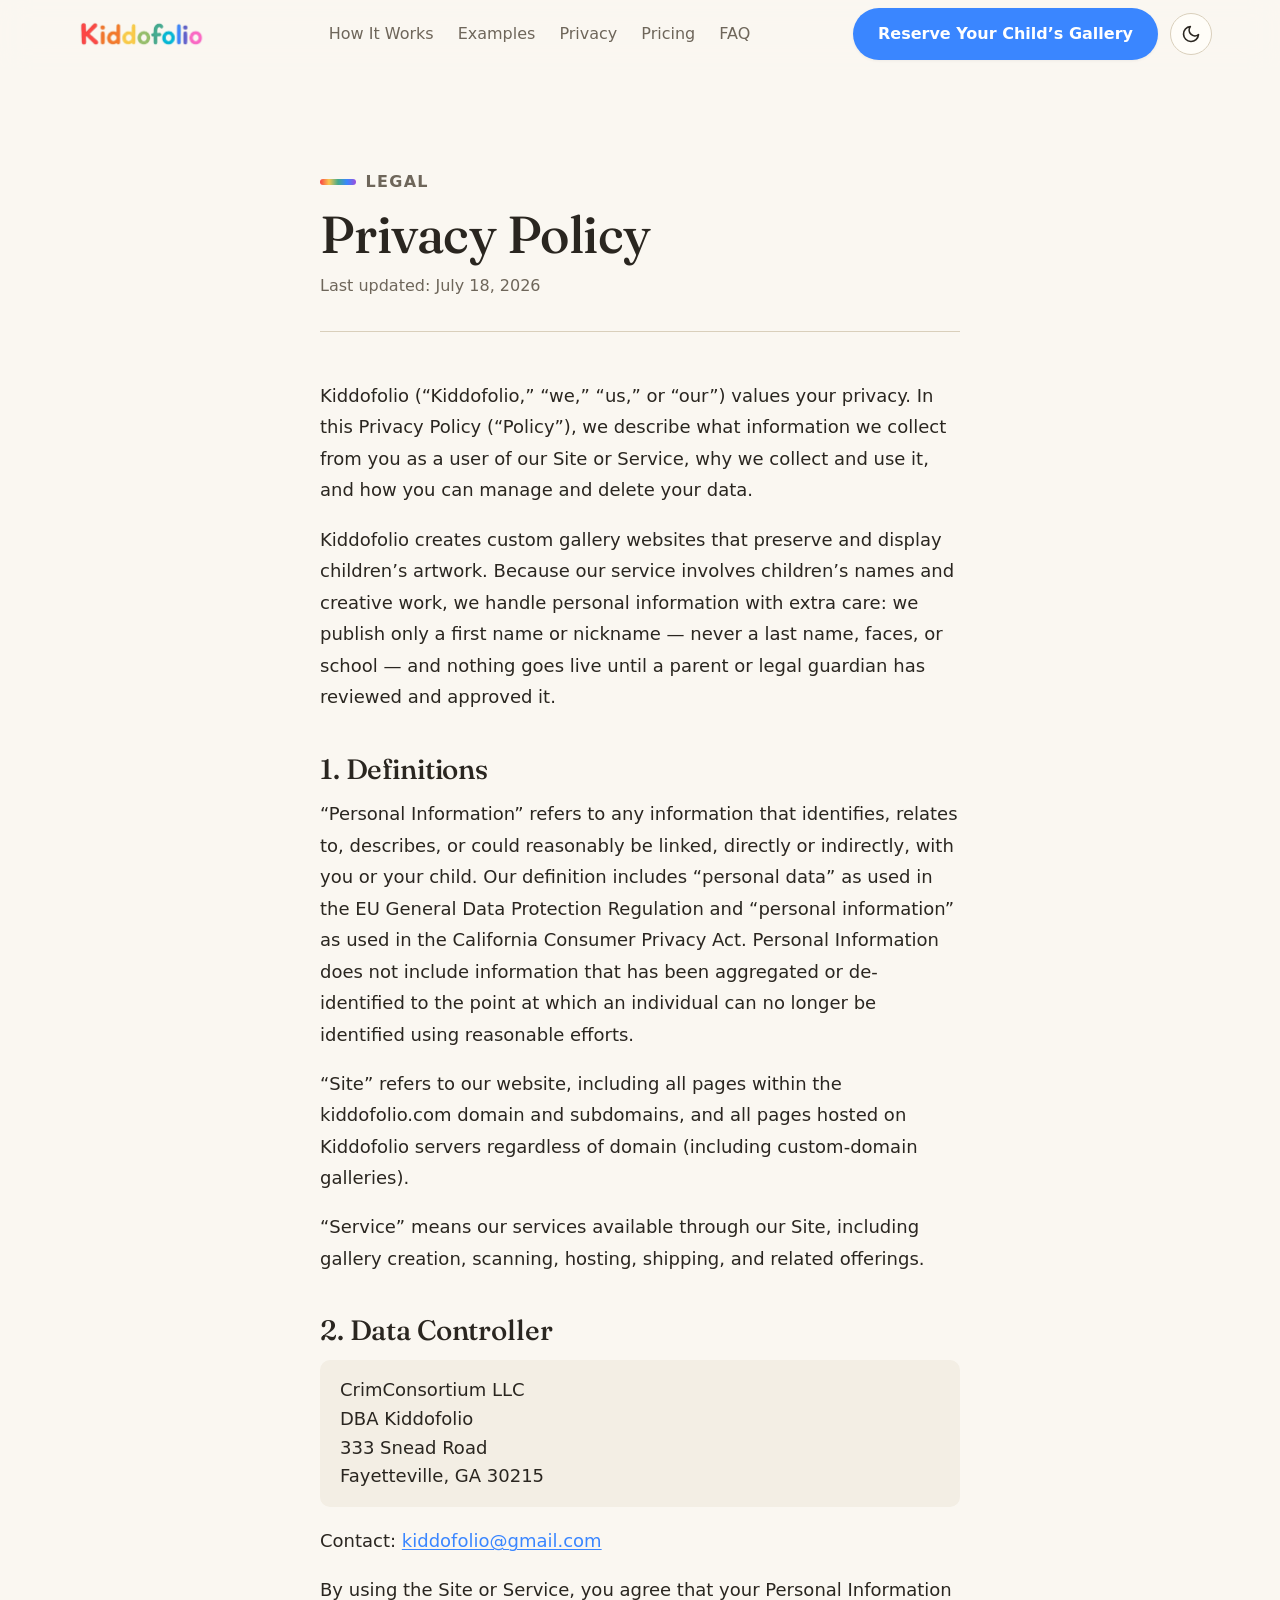
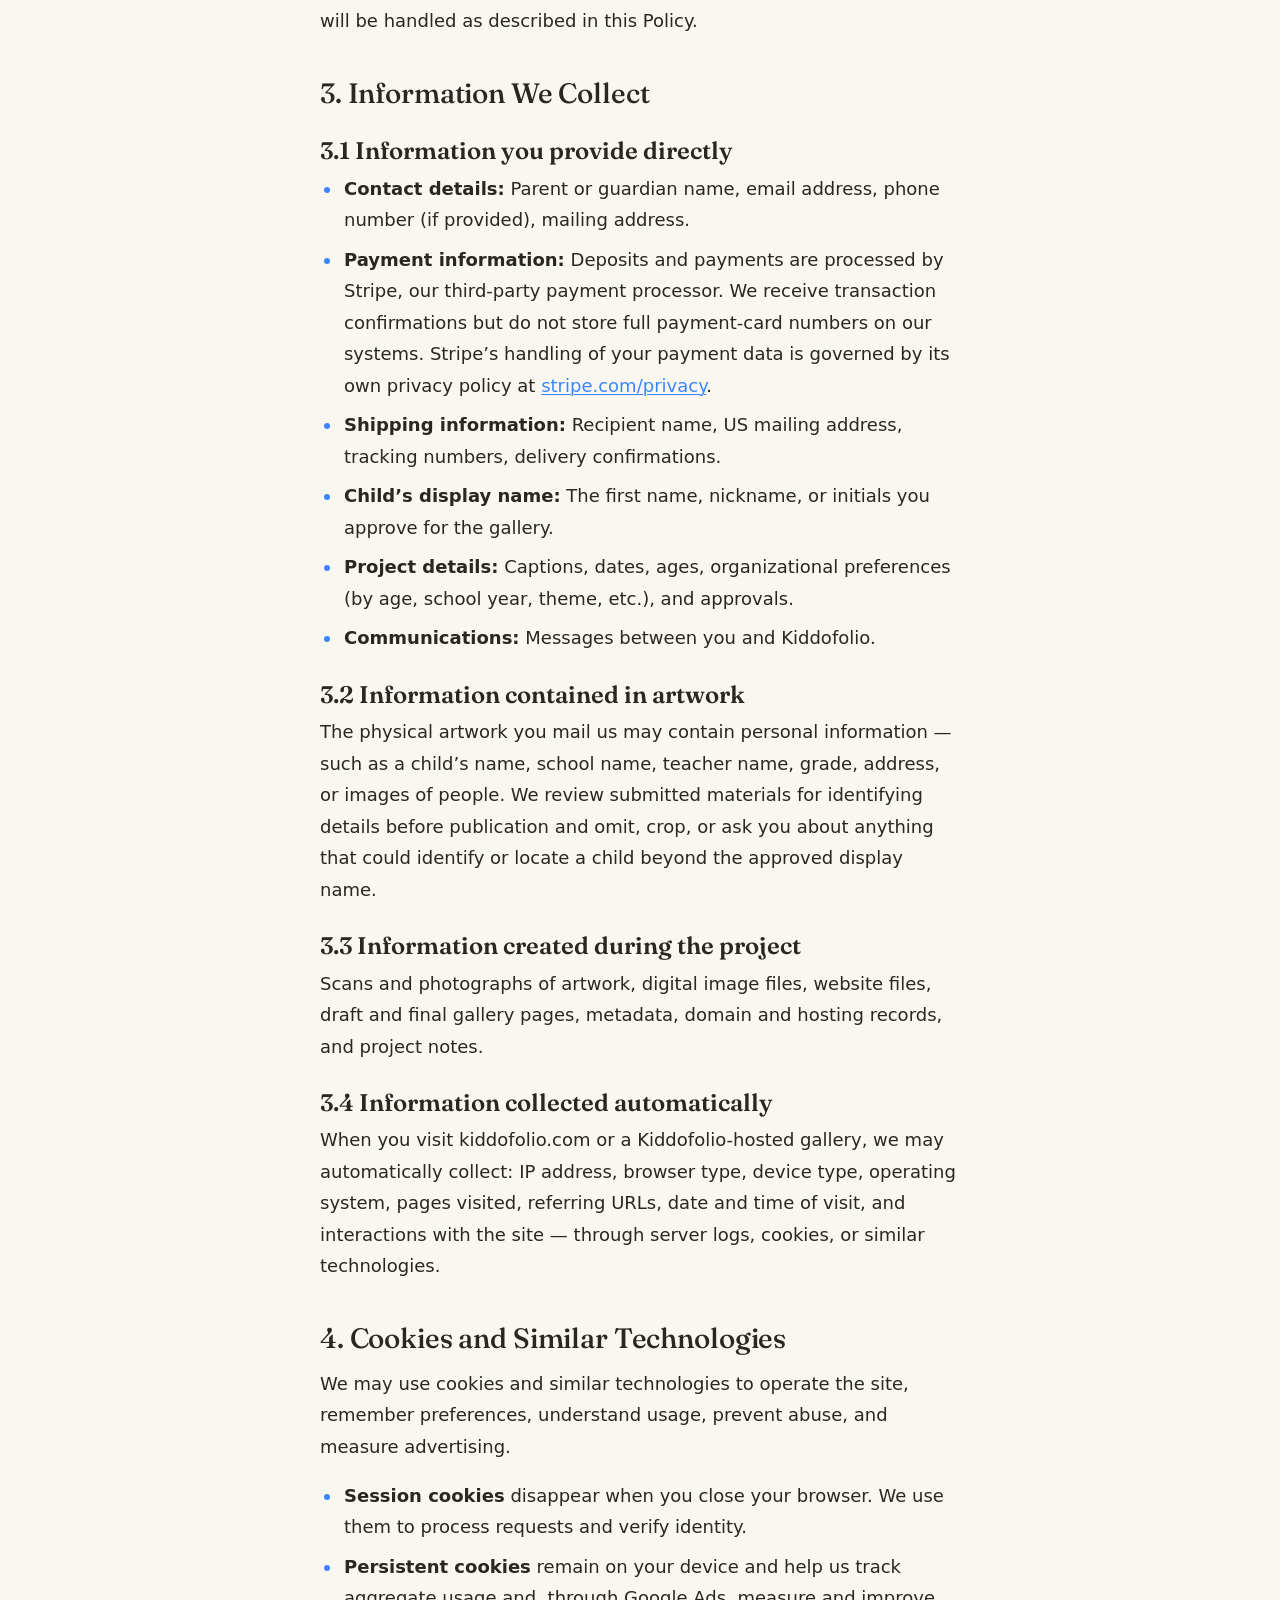
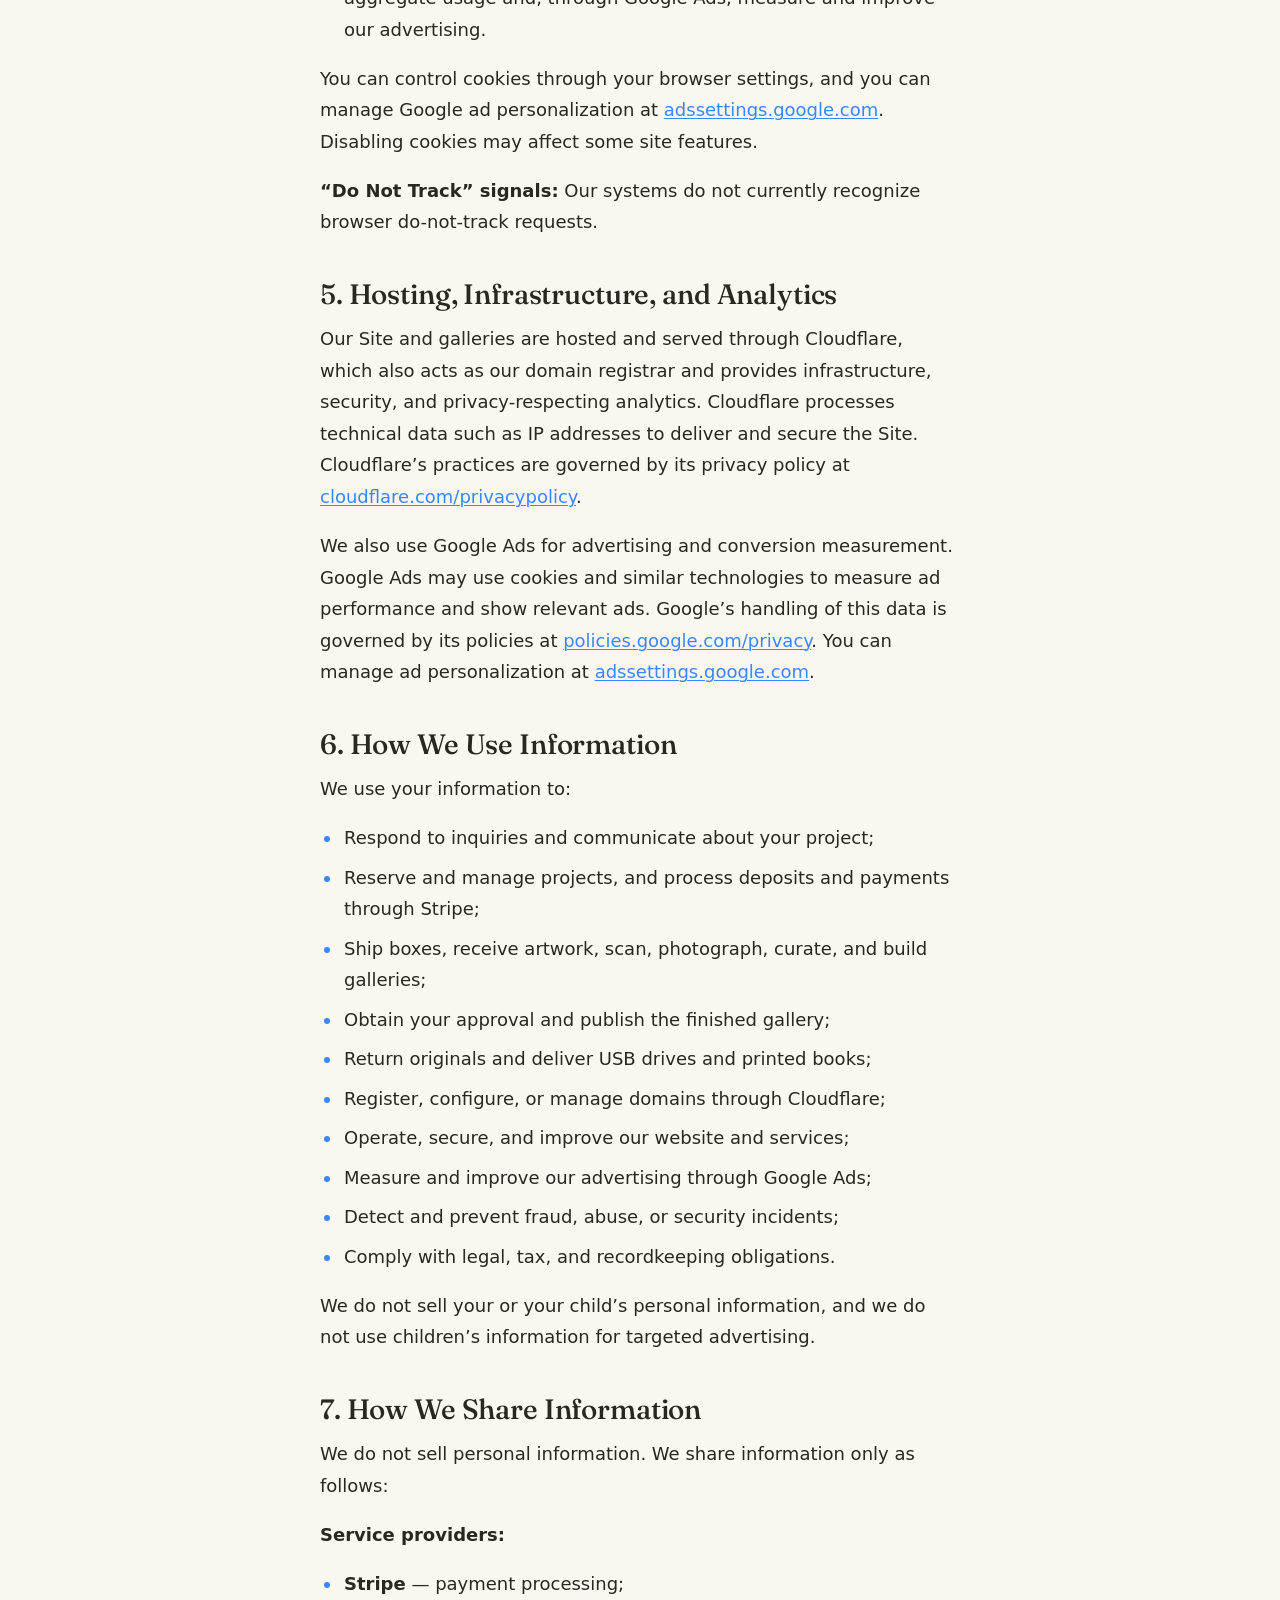
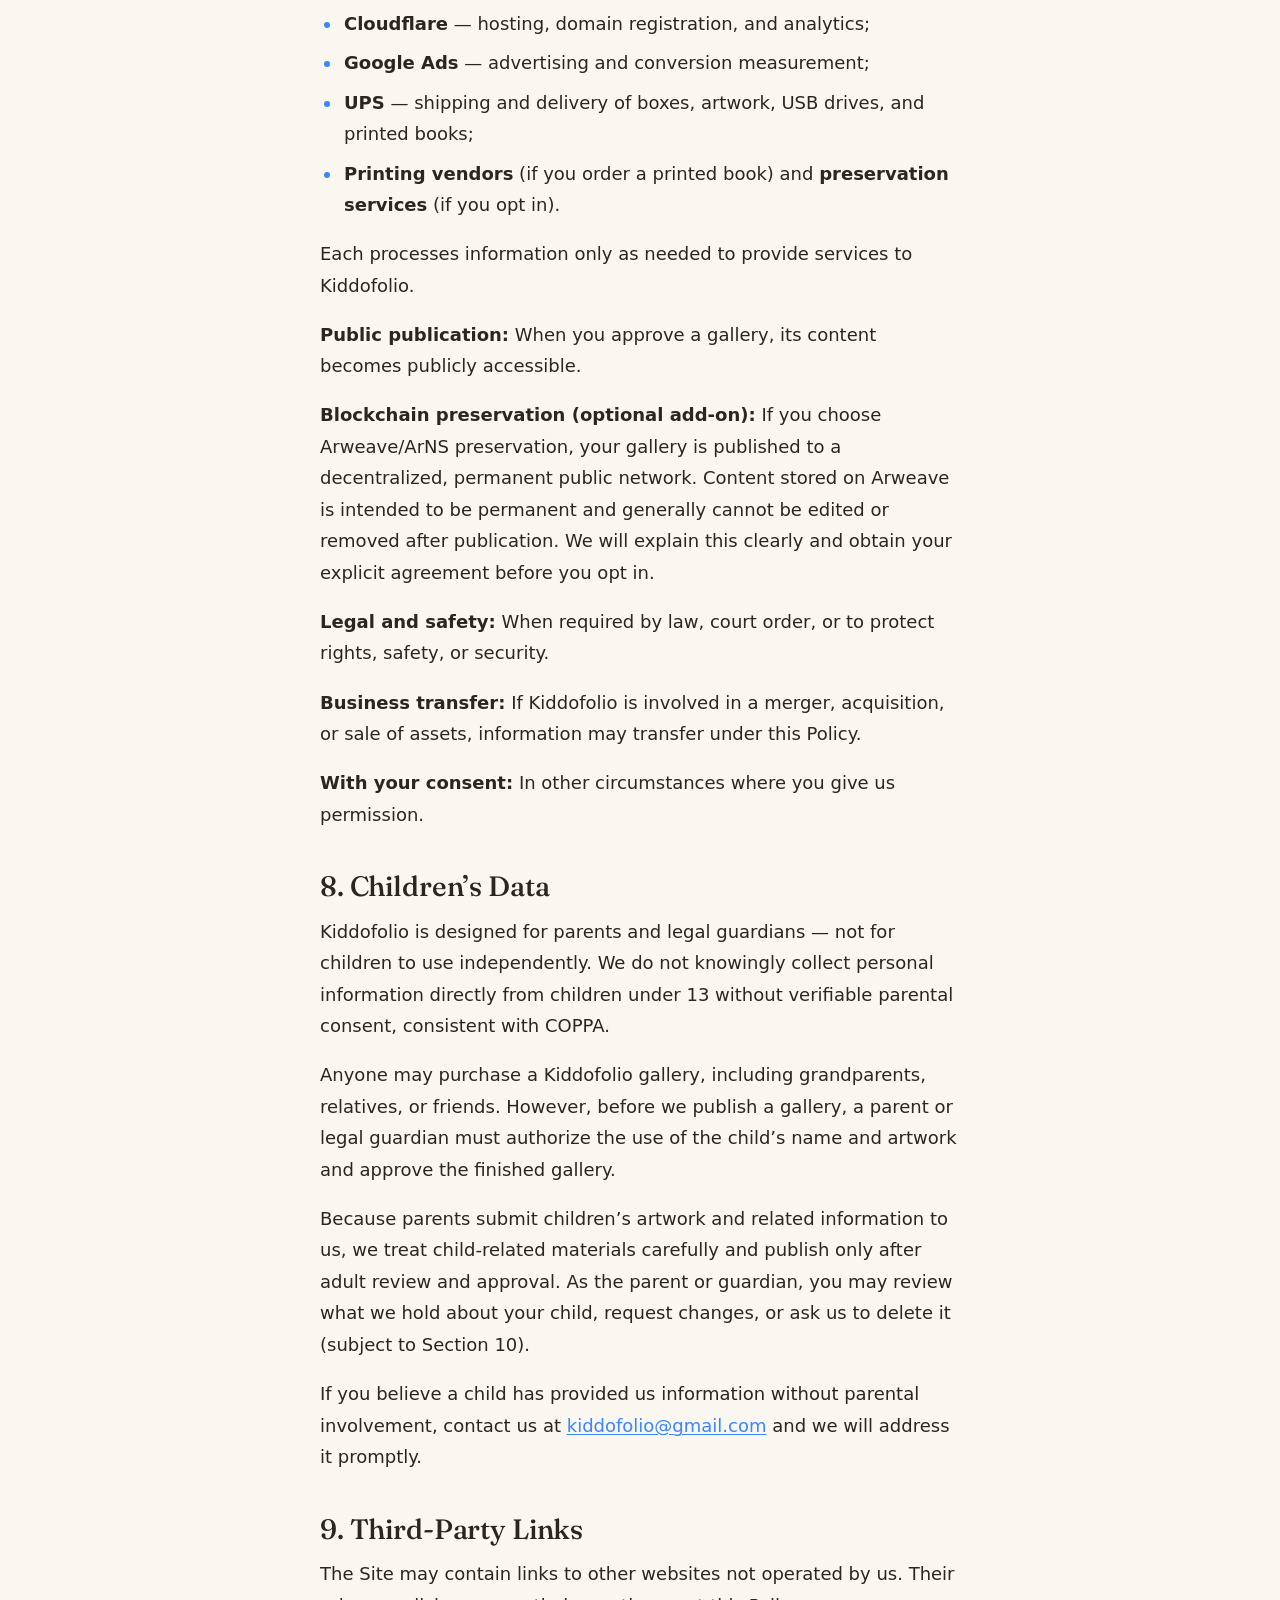
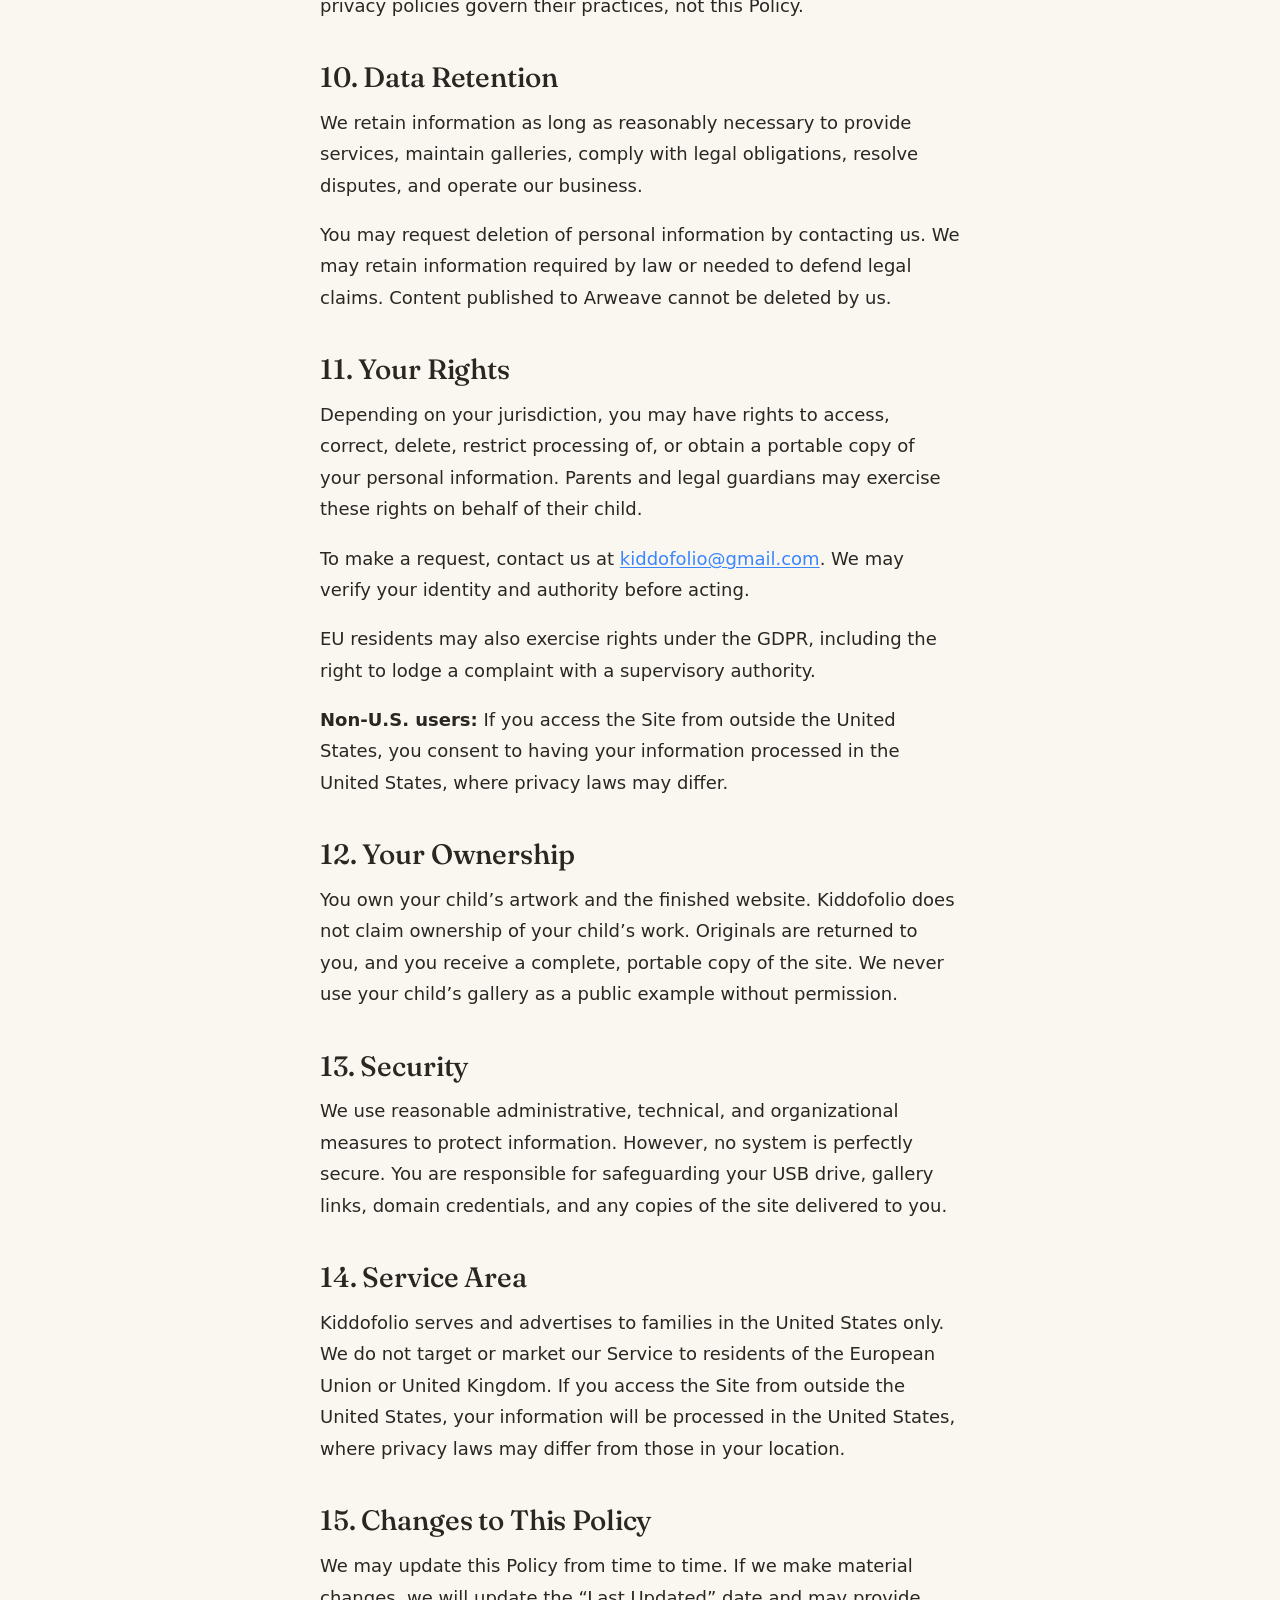
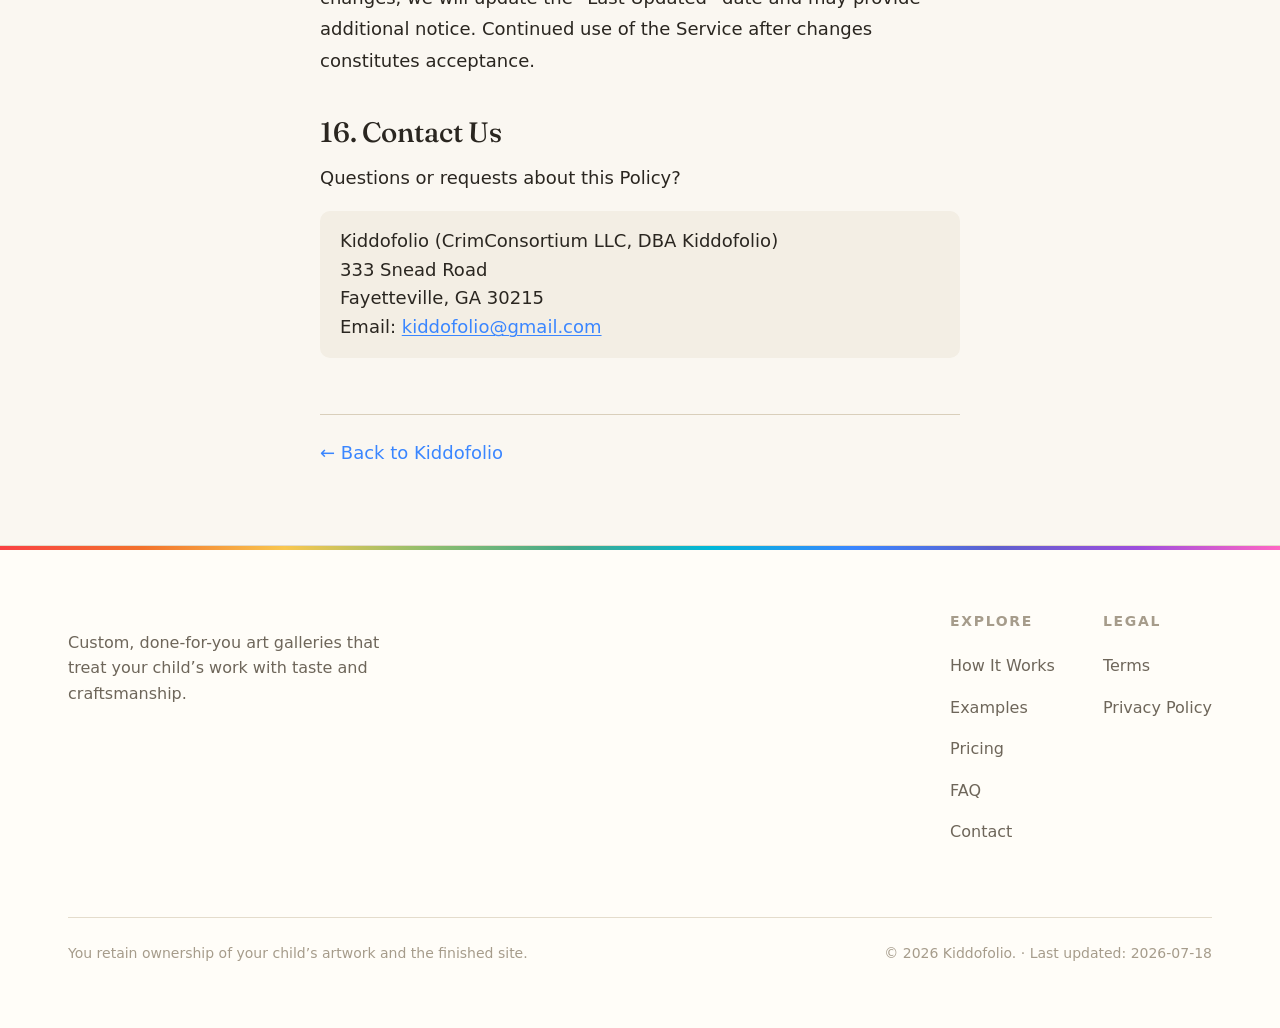
<file: privacy/index.html>
<!DOCTYPE html>
<html lang="en">
<head>
  <meta charset="UTF-8" />
  <meta name="viewport" content="width=device-width, initial-scale=1.0" />
  <meta name="theme-color" content="#2A2620" />
  <link rel="manifest" href="/site.webmanifest" />
  <title>Privacy Policy | Kiddofolio</title>
  <meta name="description" content="Kiddofolio's Privacy Policy: what information we collect, why, and how you can manage and delete it. We handle children's names and artwork with extra care and publish only after a parent approves." />
  <meta name="robots" content="index, follow, max-image-preview:large, max-snippet:-1, max-video-preview:-1" />
  <link rel="canonical" href="https://kiddofolio.com/privacy/" />
  <link rel="alternate" hreflang="en-us" href="https://kiddofolio.com/privacy/" />
  <link rel="alternate" hreflang="x-default" href="https://kiddofolio.com/privacy/" />
  <link rel="apple-touch-icon" href="/assets/img/apple-touch-icon.png" />

  <!-- Open Graph -->
  <meta property="og:type" content="website" />
  <meta property="og:site_name" content="Kiddofolio" />
  <meta property="og:title" content="Privacy Policy | Kiddofolio" />
  <meta property="og:description" content="What information Kiddofolio collects, why, and how you can manage and delete it. We handle children's names and artwork with extra care and publish only after a parent approves." />
  <meta property="og:url" content="https://kiddofolio.com/privacy/" />
  <meta property="og:image" content="https://kiddofolio.com/assets/img/og-image.png" />
  <meta property="og:image:width" content="1200" />
  <meta property="og:image:height" content="630" />
  <meta property="og:image:type" content="image/png" />
  <meta property="og:image:alt" content="Kiddofolio — custom art gallery websites that turn kids' drawings and paintings into a keepsake site." />
  <meta property="og:locale" content="en_US" />
  <meta property="og:updated_time" content="2026-07-18T08:30:00-04:00" />
  <meta name="twitter:card" content="summary_large_image" />
  <meta name="twitter:title" content="Privacy Policy | Kiddofolio" />
  <meta name="twitter:description" content="What information Kiddofolio collects, why, and how you can manage and delete it." />
  <meta name="twitter:image" content="https://kiddofolio.com/assets/img/og-image.png" />

  <!-- Favicon (inline SVG derived from the tabbed-book logo) -->
  <link rel="icon" href="data:image/svg+xml,%3Csvg xmlns='http://www.w3.org/2000/svg' viewBox='0 0 32 32'%3E%3Crect x='5' y='4' width='17' height='24' rx='2.5' fill='none' stroke='%232A2620' stroke-width='2'/%3E%3Crect x='21' y='6' width='3' height='3' fill='%23F94144'/%3E%3Crect x='21' y='10.5' width='3' height='3' fill='%23F9C74F'/%3E%3Crect x='21' y='15' width='3' height='3' fill='%2343AA8B'/%3E%3Crect x='21' y='19.5' width='3' height='3' fill='%233A86FF'/%3E%3Crect x='21' y='24' width='3' height='3' fill='%23FF66C4'/%3E%3C/svg%3E" />

  <!-- Fonts: Fraunces (warm serif display) + General Sans (warm sans body) -->
  <link rel="preconnect" href="https://fonts.googleapis.com" />
  <link rel="preconnect" href="https://fonts.gstatic.com" crossorigin />
  <link rel="preconnect" href="https://api.fontshare.com" crossorigin />
  <link href="https://fonts.googleapis.com/css2?family=Fraunces:ital,opsz,wght@0,9..144,400..600;1,9..144,400..500&display=swap" rel="stylesheet" />
  <link href="https://api.fontshare.com/v2/css?f[]=general-sans@400,500,600&display=swap" rel="stylesheet" />

  <link rel="stylesheet" href="/assets/css/style.css" />
</head>
<body>
  <a class="skip-link" href="#main">Skip to content</a>

  <!-- ============ HEADER ============ -->
  <header class="header">
    <div class="container header__inner">
      <a class="brand" href="/" aria-label="Kiddofolio home">
        <span class="brand__mark" role="img" aria-label="Kiddofolio"></span>
      </a>
      <nav class="nav" aria-label="Primary">
        <a href="/#how">How It Works</a>
        <a href="/#examples">Examples</a>
        <a href="/#privacy">Privacy</a>
        <a href="/#pricing">Pricing</a>
        <a href="/#faq">FAQ</a>
      </nav>
      <div class="header__actions">
        <a class="btn btn--primary" href="/#pricing">Reserve Your Child&rsquo;s Gallery</a>
        <button class="theme-toggle" data-theme-toggle type="button" aria-label="Switch color theme"></button>
        <button class="menu-btn" data-menu-btn type="button" aria-label="Open menu" aria-expanded="false" aria-controls="mobile-nav">
          <svg width="22" height="22" viewBox="0 0 24 24" fill="none" stroke="currentColor" stroke-width="2" stroke-linecap="round"><path d="M3 6h18M3 12h18M3 18h18"/></svg>
        </button>
      </div>
    </div>
    <div class="container">
      <div class="mobile-nav" data-mobile-nav id="mobile-nav">
        <a href="/#how">How It Works</a>
        <a href="/#examples">Examples</a>
        <a href="/#privacy">Privacy</a>
        <a href="/#pricing">Pricing</a>
        <a href="/#faq">FAQ</a>
        <a href="/#contact">Contact</a>
        <a class="btn btn--primary btn--block" href="/#pricing">Reserve Your Child&rsquo;s Gallery</a>
      </div>
    </div>
  </header>

  <main id="main">
    <article class="legal">
      <div class="container legal__inner">
        <header class="legal__head">
          <p class="legal__eyebrow"><span class="legal__rainbow" aria-hidden="true"></span> Legal</p>
          <h1 class="legal__title">Privacy Policy</h1>
          <p class="legal__updated">Last updated: July 18, 2026</p>
        </header>

        <div class="legal__body">
          <p>Kiddofolio (&ldquo;Kiddofolio,&rdquo; &ldquo;we,&rdquo; &ldquo;us,&rdquo; or &ldquo;our&rdquo;) values your privacy. In this Privacy Policy (&ldquo;Policy&rdquo;), we describe what information we collect from you as a user of our Site or Service, why we collect and use it, and how you can manage and delete your data.</p>

          <p>Kiddofolio creates custom gallery websites that preserve and display children&rsquo;s artwork. Because our service involves children&rsquo;s names and creative work, we handle personal information with extra care: we publish only a first name or nickname &mdash; never a last name, faces, or school &mdash; and nothing goes live until a parent or legal guardian has reviewed and approved it.</p>

          <h2>1. Definitions</h2>
          <p>&ldquo;Personal Information&rdquo; refers to any information that identifies, relates to, describes, or could reasonably be linked, directly or indirectly, with you or your child. Our definition includes &ldquo;personal data&rdquo; as used in the EU General Data Protection Regulation and &ldquo;personal information&rdquo; as used in the California Consumer Privacy Act. Personal Information does not include information that has been aggregated or de-identified to the point at which an individual can no longer be identified using reasonable efforts.</p>
          <p>&ldquo;Site&rdquo; refers to our website, including all pages within the kiddofolio.com domain and subdomains, and all pages hosted on Kiddofolio servers regardless of domain (including custom-domain galleries).</p>
          <p>&ldquo;Service&rdquo; means our services available through our Site, including gallery creation, scanning, hosting, shipping, and related offerings.</p>

          <h2>2. Data Controller</h2>
          <p class="legal__address">
            CrimConsortium LLC<br />
            DBA Kiddofolio<br />
            333 Snead Road<br />
            Fayetteville, GA 30215
          </p>
          <p>Contact: <a href="mailto:kiddofolio@gmail.com">kiddofolio@gmail.com</a></p>
          <p>By using the Site or Service, you agree that your Personal Information will be handled as described in this Policy.</p>

          <h2>3. Information We Collect</h2>
          <h3>3.1 Information you provide directly</h3>
          <ul>
            <li><strong>Contact details:</strong> Parent or guardian name, email address, phone number (if provided), mailing address.</li>
            <li><strong>Payment information:</strong> Deposits and payments are processed by Stripe, our third-party payment processor. We receive transaction confirmations but do not store full payment-card numbers on our systems. Stripe&rsquo;s handling of your payment data is governed by its own privacy policy at <a href="https://stripe.com/privacy" target="_blank" rel="noopener">stripe.com/privacy</a>.</li>
            <li><strong>Shipping information:</strong> Recipient name, US mailing address, tracking numbers, delivery confirmations.</li>
            <li><strong>Child&rsquo;s display name:</strong> The first name, nickname, or initials you approve for the gallery.</li>
            <li><strong>Project details:</strong> Captions, dates, ages, organizational preferences (by age, school year, theme, etc.), and approvals.</li>
            <li><strong>Communications:</strong> Messages between you and Kiddofolio.</li>
          </ul>

          <h3>3.2 Information contained in artwork</h3>
          <p>The physical artwork you mail us may contain personal information &mdash; such as a child&rsquo;s name, school name, teacher name, grade, address, or images of people. We review submitted materials for identifying details before publication and omit, crop, or ask you about anything that could identify or locate a child beyond the approved display name.</p>

          <h3>3.3 Information created during the project</h3>
          <p>Scans and photographs of artwork, digital image files, website files, draft and final gallery pages, metadata, domain and hosting records, and project notes.</p>

          <h3>3.4 Information collected automatically</h3>
          <p>When you visit kiddofolio.com or a Kiddofolio-hosted gallery, we may automatically collect: IP address, browser type, device type, operating system, pages visited, referring URLs, date and time of visit, and interactions with the site &mdash; through server logs, cookies, or similar technologies.</p>

          <h2>4. Cookies and Similar Technologies</h2>
          <p>We may use cookies and similar technologies to operate the site, remember preferences, understand usage, prevent abuse, and measure advertising.</p>
          <ul>
            <li><strong>Session cookies</strong> disappear when you close your browser. We use them to process requests and verify identity.</li>
            <li><strong>Persistent cookies</strong> remain on your device and help us track aggregate usage and, through Google Ads, measure and improve our advertising.</li>
          </ul>
          <p>You can control cookies through your browser settings, and you can manage Google ad personalization at <a href="https://adssettings.google.com" target="_blank" rel="noopener">adssettings.google.com</a>. Disabling cookies may affect some site features.</p>
          <p><strong>&ldquo;Do Not Track&rdquo; signals:</strong> Our systems do not currently recognize browser do-not-track requests.</p>

          <h2>5. Hosting, Infrastructure, and Analytics</h2>
          <p>Our Site and galleries are hosted and served through Cloudflare, which also acts as our domain registrar and provides infrastructure, security, and privacy-respecting analytics. Cloudflare processes technical data such as IP addresses to deliver and secure the Site. Cloudflare&rsquo;s practices are governed by its privacy policy at <a href="https://www.cloudflare.com/privacypolicy/" target="_blank" rel="noopener">cloudflare.com/privacypolicy</a>.</p>
          <p>We also use Google Ads for advertising and conversion measurement. Google Ads may use cookies and similar technologies to measure ad performance and show relevant ads. Google&rsquo;s handling of this data is governed by its policies at <a href="https://policies.google.com/privacy" target="_blank" rel="noopener">policies.google.com/privacy</a>. You can manage ad personalization at <a href="https://adssettings.google.com" target="_blank" rel="noopener">adssettings.google.com</a>.</p>

          <h2>6. How We Use Information</h2>
          <p>We use your information to:</p>
          <ul>
            <li>Respond to inquiries and communicate about your project;</li>
            <li>Reserve and manage projects, and process deposits and payments through Stripe;</li>
            <li>Ship boxes, receive artwork, scan, photograph, curate, and build galleries;</li>
            <li>Obtain your approval and publish the finished gallery;</li>
            <li>Return originals and deliver USB drives and printed books;</li>
            <li>Register, configure, or manage domains through Cloudflare;</li>
            <li>Operate, secure, and improve our website and services;</li>
            <li>Measure and improve our advertising through Google Ads;</li>
            <li>Detect and prevent fraud, abuse, or security incidents;</li>
            <li>Comply with legal, tax, and recordkeeping obligations.</li>
          </ul>
          <p>We do not sell your or your child&rsquo;s personal information, and we do not use children&rsquo;s information for targeted advertising.</p>

          <h2>7. How We Share Information</h2>
          <p>We do not sell personal information. We share information only as follows:</p>
          <p><strong>Service providers:</strong></p>
          <ul>
            <li><strong>Stripe</strong> &mdash; payment processing;</li>
            <li><strong>Cloudflare</strong> &mdash; hosting, domain registration, and analytics;</li>
            <li><strong>Google Ads</strong> &mdash; advertising and conversion measurement;</li>
            <li><strong>UPS</strong> &mdash; shipping and delivery of boxes, artwork, USB drives, and printed books;</li>
            <li><strong>Printing vendors</strong> (if you order a printed book) and <strong>preservation services</strong> (if you opt in).</li>
          </ul>
          <p>Each processes information only as needed to provide services to Kiddofolio.</p>
          <p><strong>Public publication:</strong> When you approve a gallery, its content becomes publicly accessible.</p>
          <p><strong>Blockchain preservation (optional add-on):</strong> If you choose Arweave/ArNS preservation, your gallery is published to a decentralized, permanent public network. Content stored on Arweave is intended to be permanent and generally cannot be edited or removed after publication. We will explain this clearly and obtain your explicit agreement before you opt in.</p>
          <p><strong>Legal and safety:</strong> When required by law, court order, or to protect rights, safety, or security.</p>
          <p><strong>Business transfer:</strong> If Kiddofolio is involved in a merger, acquisition, or sale of assets, information may transfer under this Policy.</p>
          <p><strong>With your consent:</strong> In other circumstances where you give us permission.</p>

          <h2>8. Children&rsquo;s Data</h2>
          <p>Kiddofolio is designed for parents and legal guardians &mdash; not for children to use independently. We do not knowingly collect personal information directly from children under 13 without verifiable parental consent, consistent with COPPA.</p>
          <p>Anyone may purchase a Kiddofolio gallery, including grandparents, relatives, or friends. However, before we publish a gallery, a parent or legal guardian must authorize the use of the child&rsquo;s name and artwork and approve the finished gallery.</p>
          <p>Because parents submit children&rsquo;s artwork and related information to us, we treat child-related materials carefully and publish only after adult review and approval. As the parent or guardian, you may review what we hold about your child, request changes, or ask us to delete it (subject to Section 10).</p>
          <p>If you believe a child has provided us information without parental involvement, contact us at <a href="mailto:kiddofolio@gmail.com">kiddofolio@gmail.com</a> and we will address it promptly.</p>

          <h2>9. Third-Party Links</h2>
          <p>The Site may contain links to other websites not operated by us. Their privacy policies govern their practices, not this Policy.</p>

          <h2>10. Data Retention</h2>
          <p>We retain information as long as reasonably necessary to provide services, maintain galleries, comply with legal obligations, resolve disputes, and operate our business.</p>
          <p>You may request deletion of personal information by contacting us. We may retain information required by law or needed to defend legal claims. Content published to Arweave cannot be deleted by us.</p>

          <h2>11. Your Rights</h2>
          <p>Depending on your jurisdiction, you may have rights to access, correct, delete, restrict processing of, or obtain a portable copy of your personal information. Parents and legal guardians may exercise these rights on behalf of their child.</p>
          <p>To make a request, contact us at <a href="mailto:kiddofolio@gmail.com">kiddofolio@gmail.com</a>. We may verify your identity and authority before acting.</p>
          <p>EU residents may also exercise rights under the GDPR, including the right to lodge a complaint with a supervisory authority.</p>
          <p><strong>Non-U.S. users:</strong> If you access the Site from outside the United States, you consent to having your information processed in the United States, where privacy laws may differ.</p>

          <h2>12. Your Ownership</h2>
          <p>You own your child&rsquo;s artwork and the finished website. Kiddofolio does not claim ownership of your child&rsquo;s work. Originals are returned to you, and you receive a complete, portable copy of the site. We never use your child&rsquo;s gallery as a public example without permission.</p>

          <h2>13. Security</h2>
          <p>We use reasonable administrative, technical, and organizational measures to protect information. However, no system is perfectly secure. You are responsible for safeguarding your USB drive, gallery links, domain credentials, and any copies of the site delivered to you.</p>

          <h2>14. Service Area</h2>
          <p>Kiddofolio serves and advertises to families in the United States only. We do not target or market our Service to residents of the European Union or United Kingdom. If you access the Site from outside the United States, your information will be processed in the United States, where privacy laws may differ from those in your location.</p>

          <h2>15. Changes to This Policy</h2>
          <p>We may update this Policy from time to time. If we make material changes, we will update the &ldquo;Last Updated&rdquo; date and may provide additional notice. Continued use of the Service after changes constitutes acceptance.</p>

          <h2>16. Contact Us</h2>
          <p>Questions or requests about this Policy?</p>
          <p class="legal__address">
            Kiddofolio (CrimConsortium LLC, DBA Kiddofolio)<br />
            333 Snead Road<br />
            Fayetteville, GA 30215<br />
            Email: <a href="mailto:kiddofolio@gmail.com">kiddofolio@gmail.com</a>
          </p>
        </div>

        <p class="legal__back"><a href="/">&larr; Back to Kiddofolio</a></p>
      </div>
    </article>
  </main>

  <!-- ============ FOOTER ============ -->
  <footer class="footer">
    <div class="footer__rainbow" aria-hidden="true"></div>
    <div class="container footer__inner">
      <div class="footer__top">
        <div>
          <span class="footer__mark" role="img" aria-label="Kiddofolio"></span>
          <p class="footer__tag">Custom, done-for-you art galleries that treat your child&rsquo;s work with taste and craftsmanship.</p>
        </div>
        <div class="footer__cols">
          <div class="footer__col">
            <h2 class="footer__heading">Explore</h2>
            <a href="/#how">How It Works</a>
            <a href="/#examples">Examples</a>
            <a href="/#pricing">Pricing</a>
            <a href="/#faq">FAQ</a>
            <a href="/#contact">Contact</a>
          </div>
          <div class="footer__col">
            <h2 class="footer__heading">Legal</h2>
            <a href="/terms/">Terms</a>
            <a href="/privacy/" aria-current="page">Privacy Policy</a>
          </div>
        </div>
      </div>
      <div class="footer__bottom">
        <span>You retain ownership of your child&rsquo;s artwork and the finished site.</span>
        <span>&copy; <span data-year>2026</span> Kiddofolio. &middot; Last updated: 2026-07-18</span>
      </div>
    </div>
  </footer>

  <script src="/assets/js/main.js" defer></script>
</body>
</html>
</file>
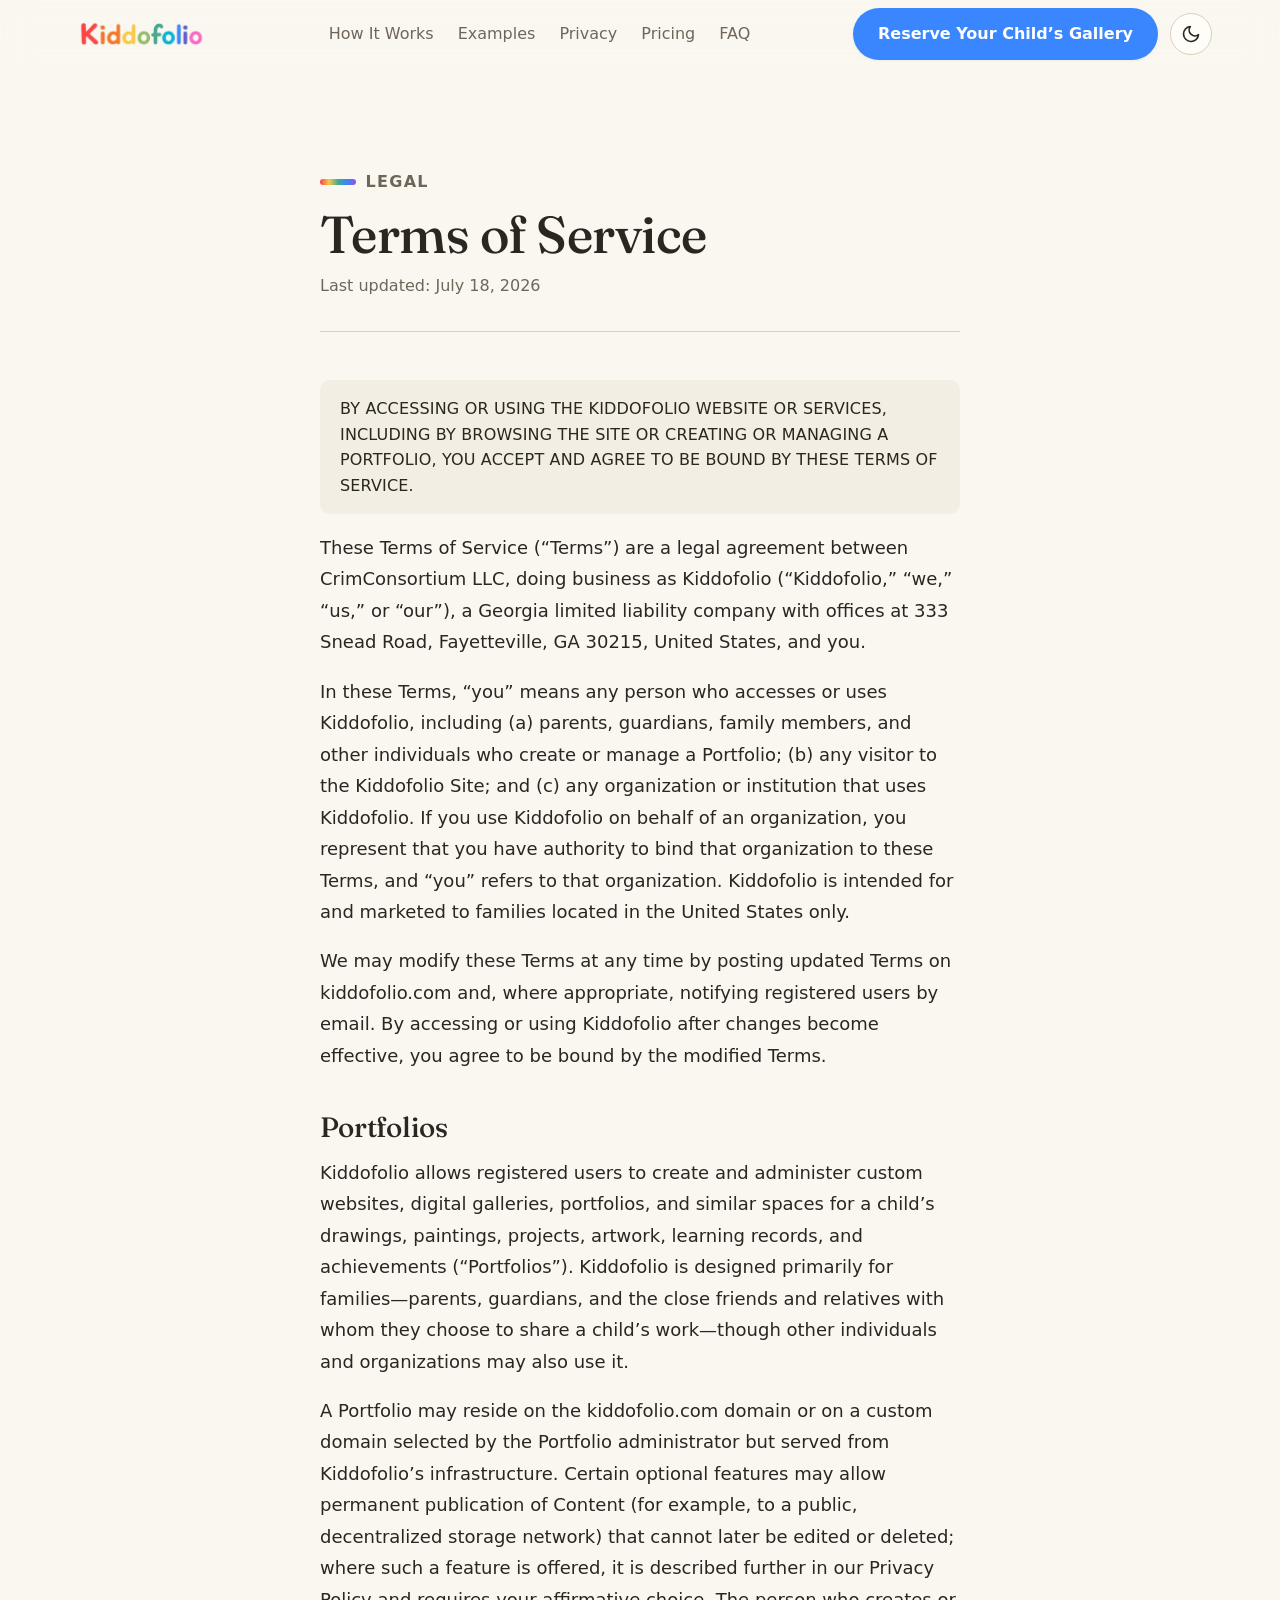
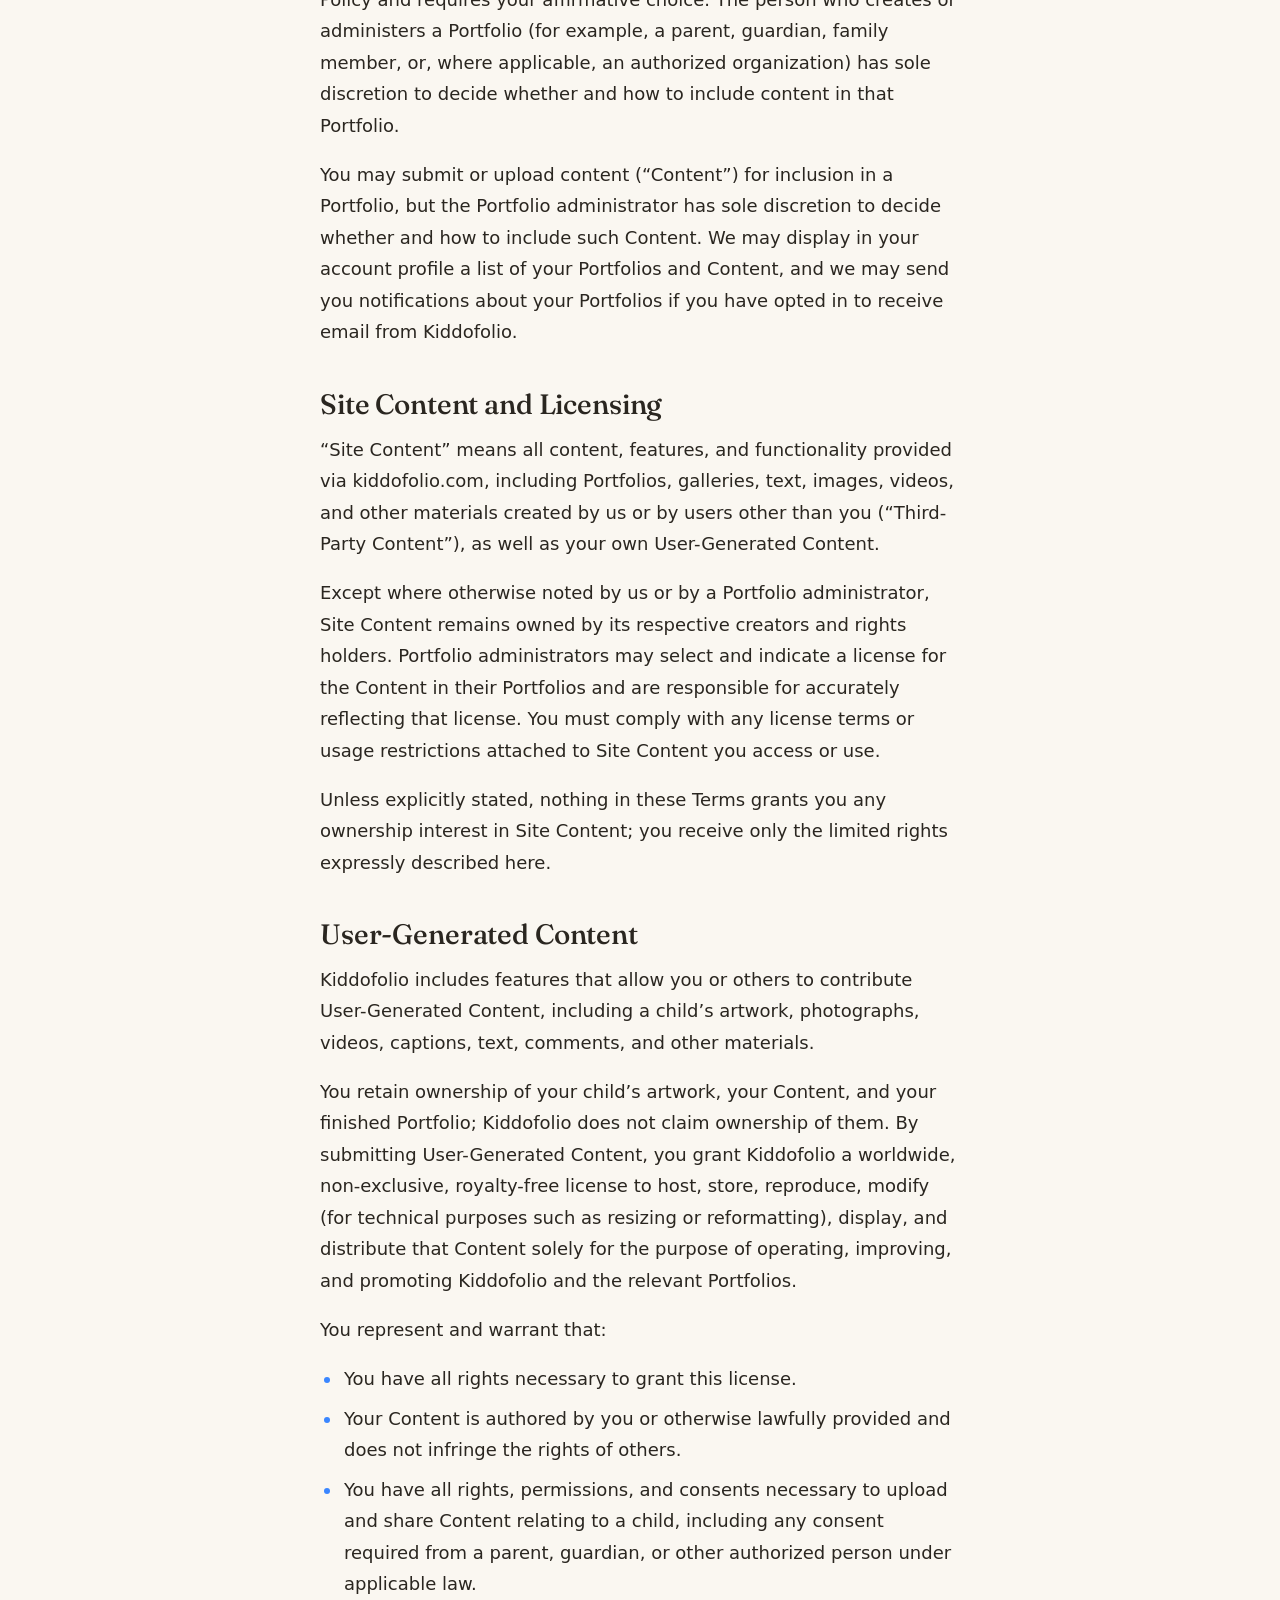
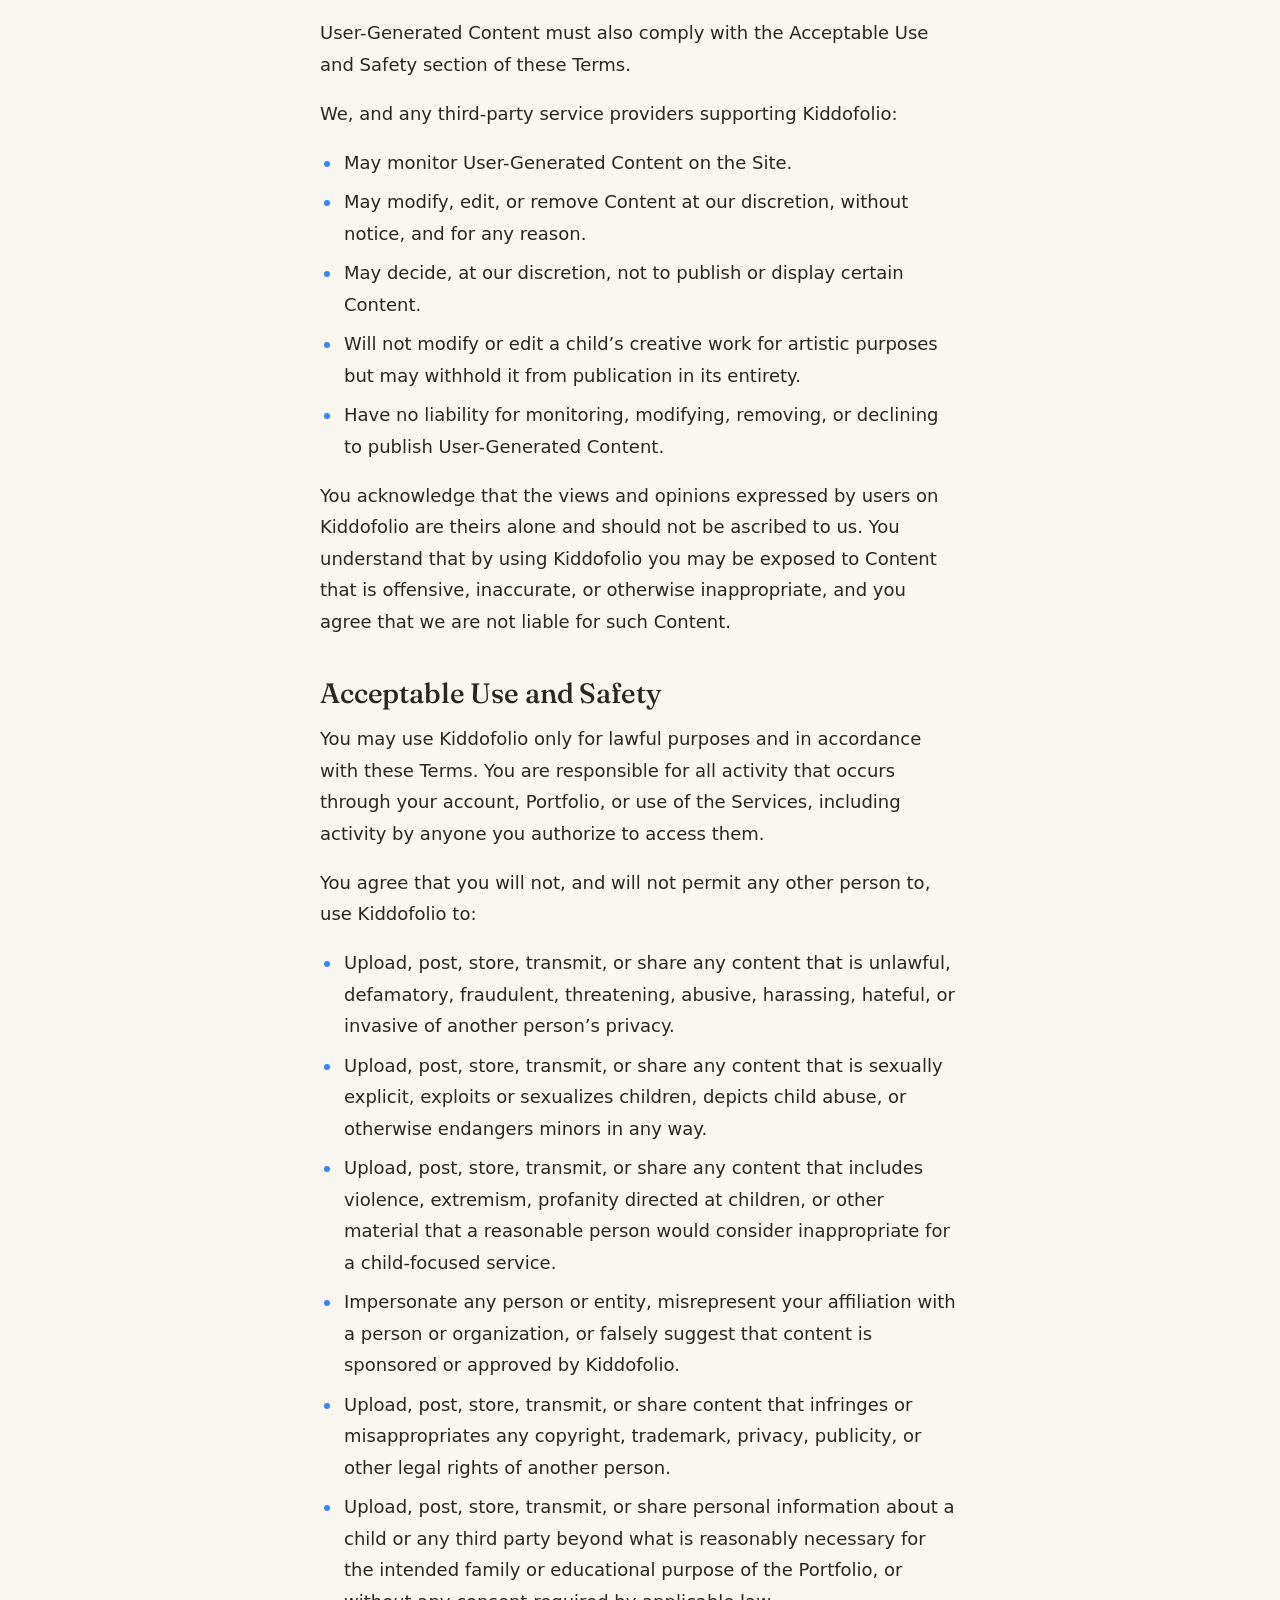
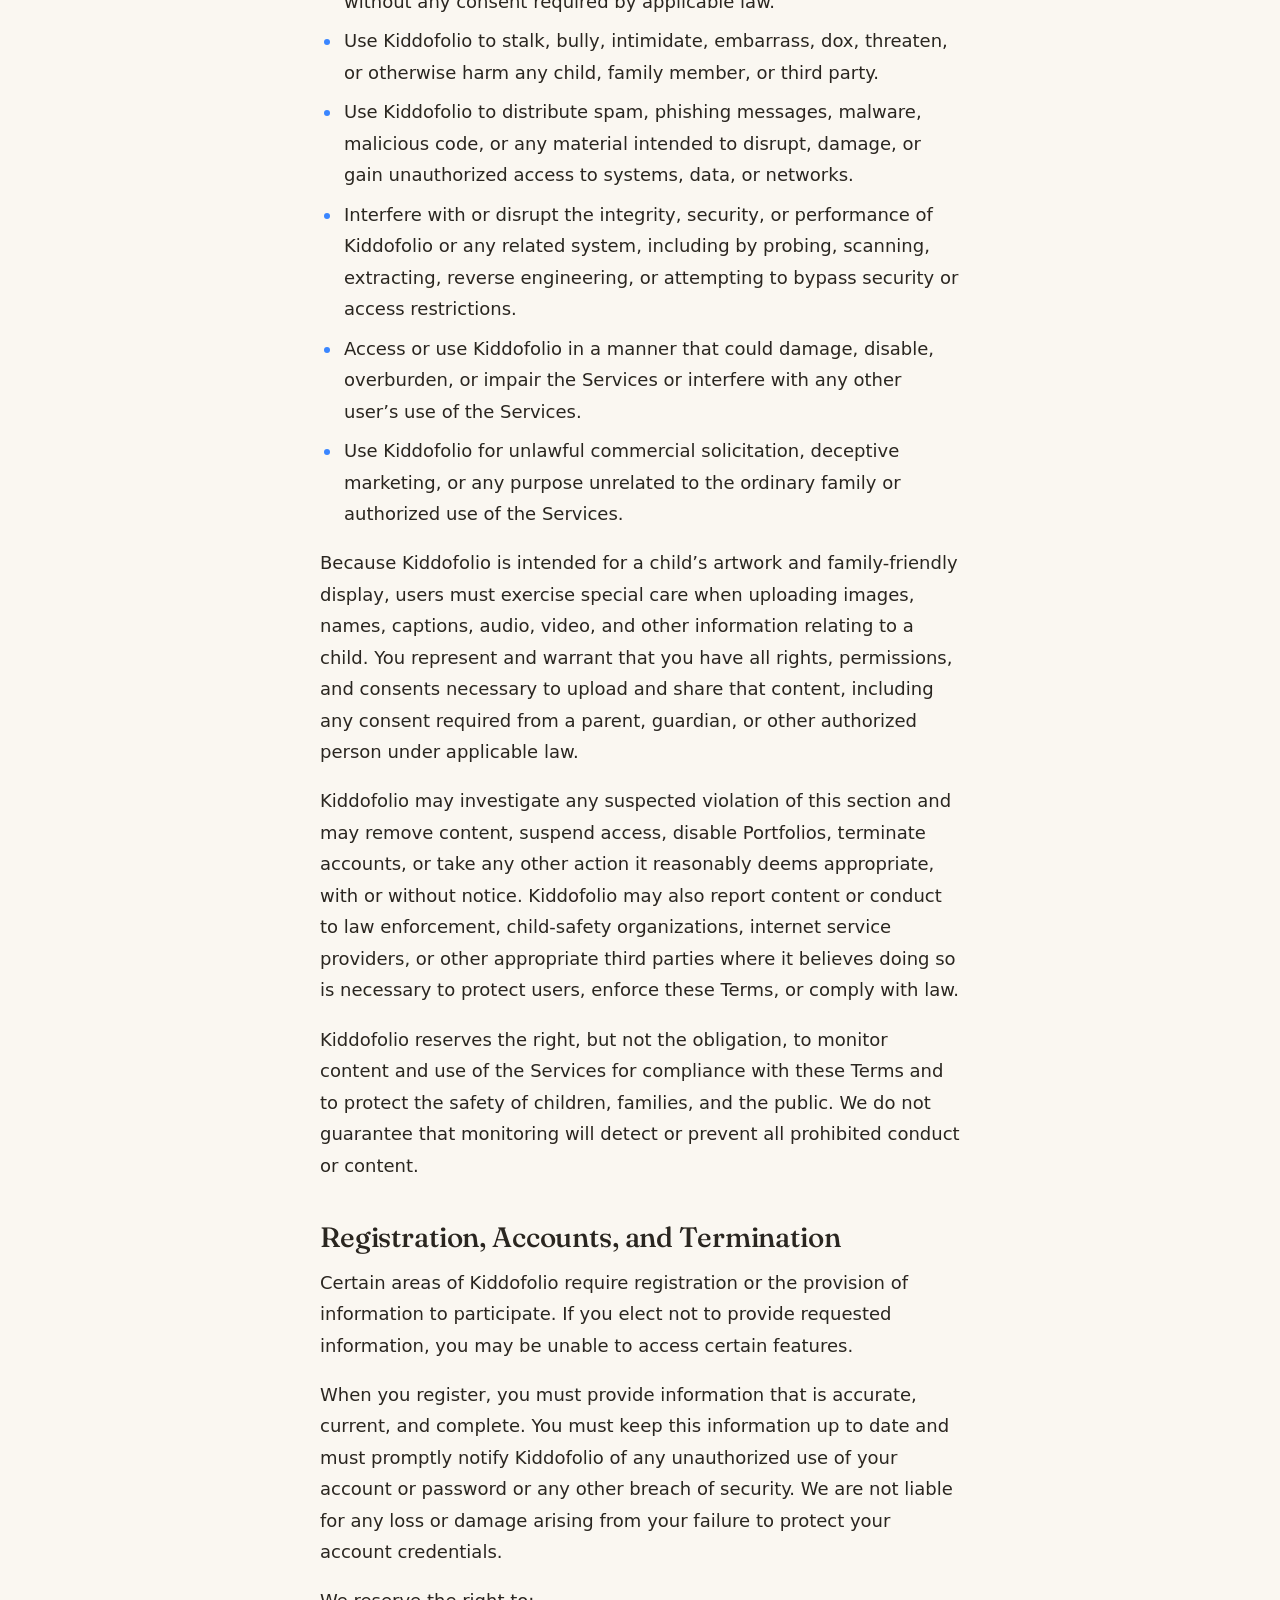
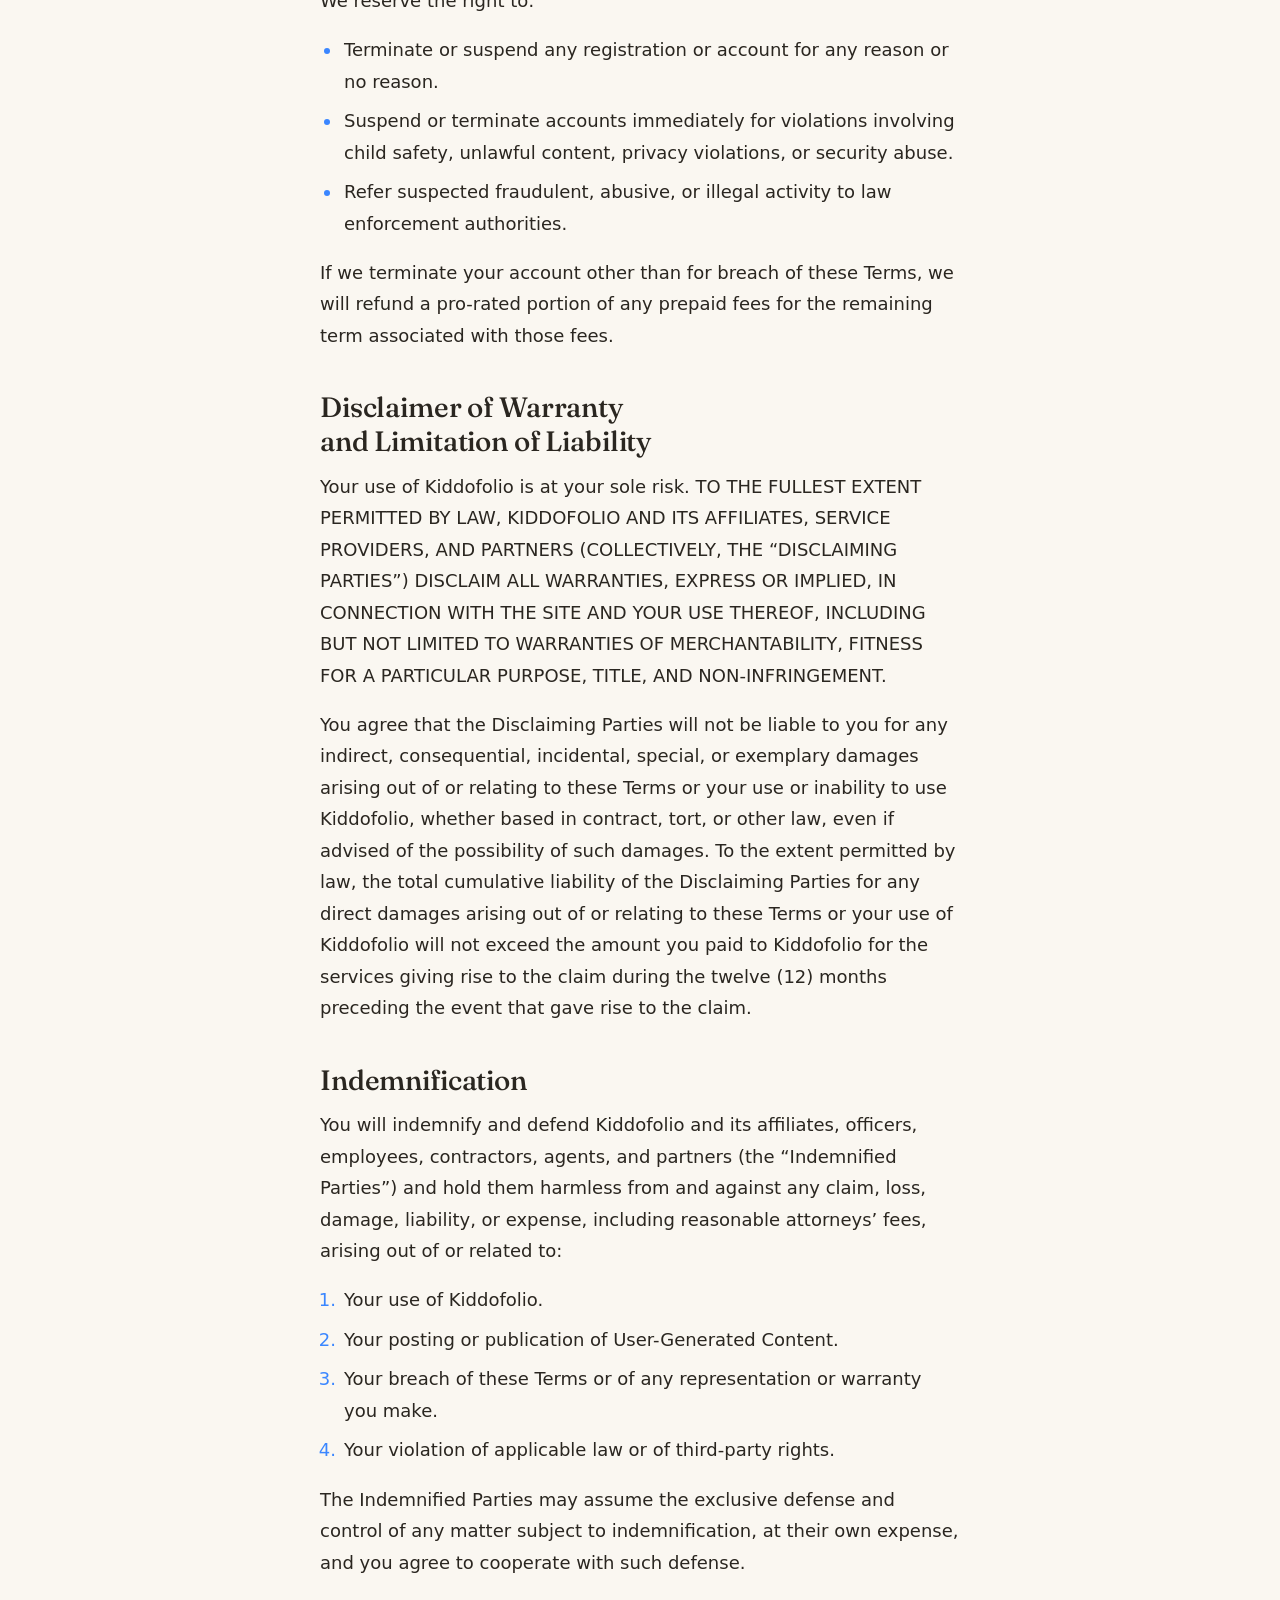
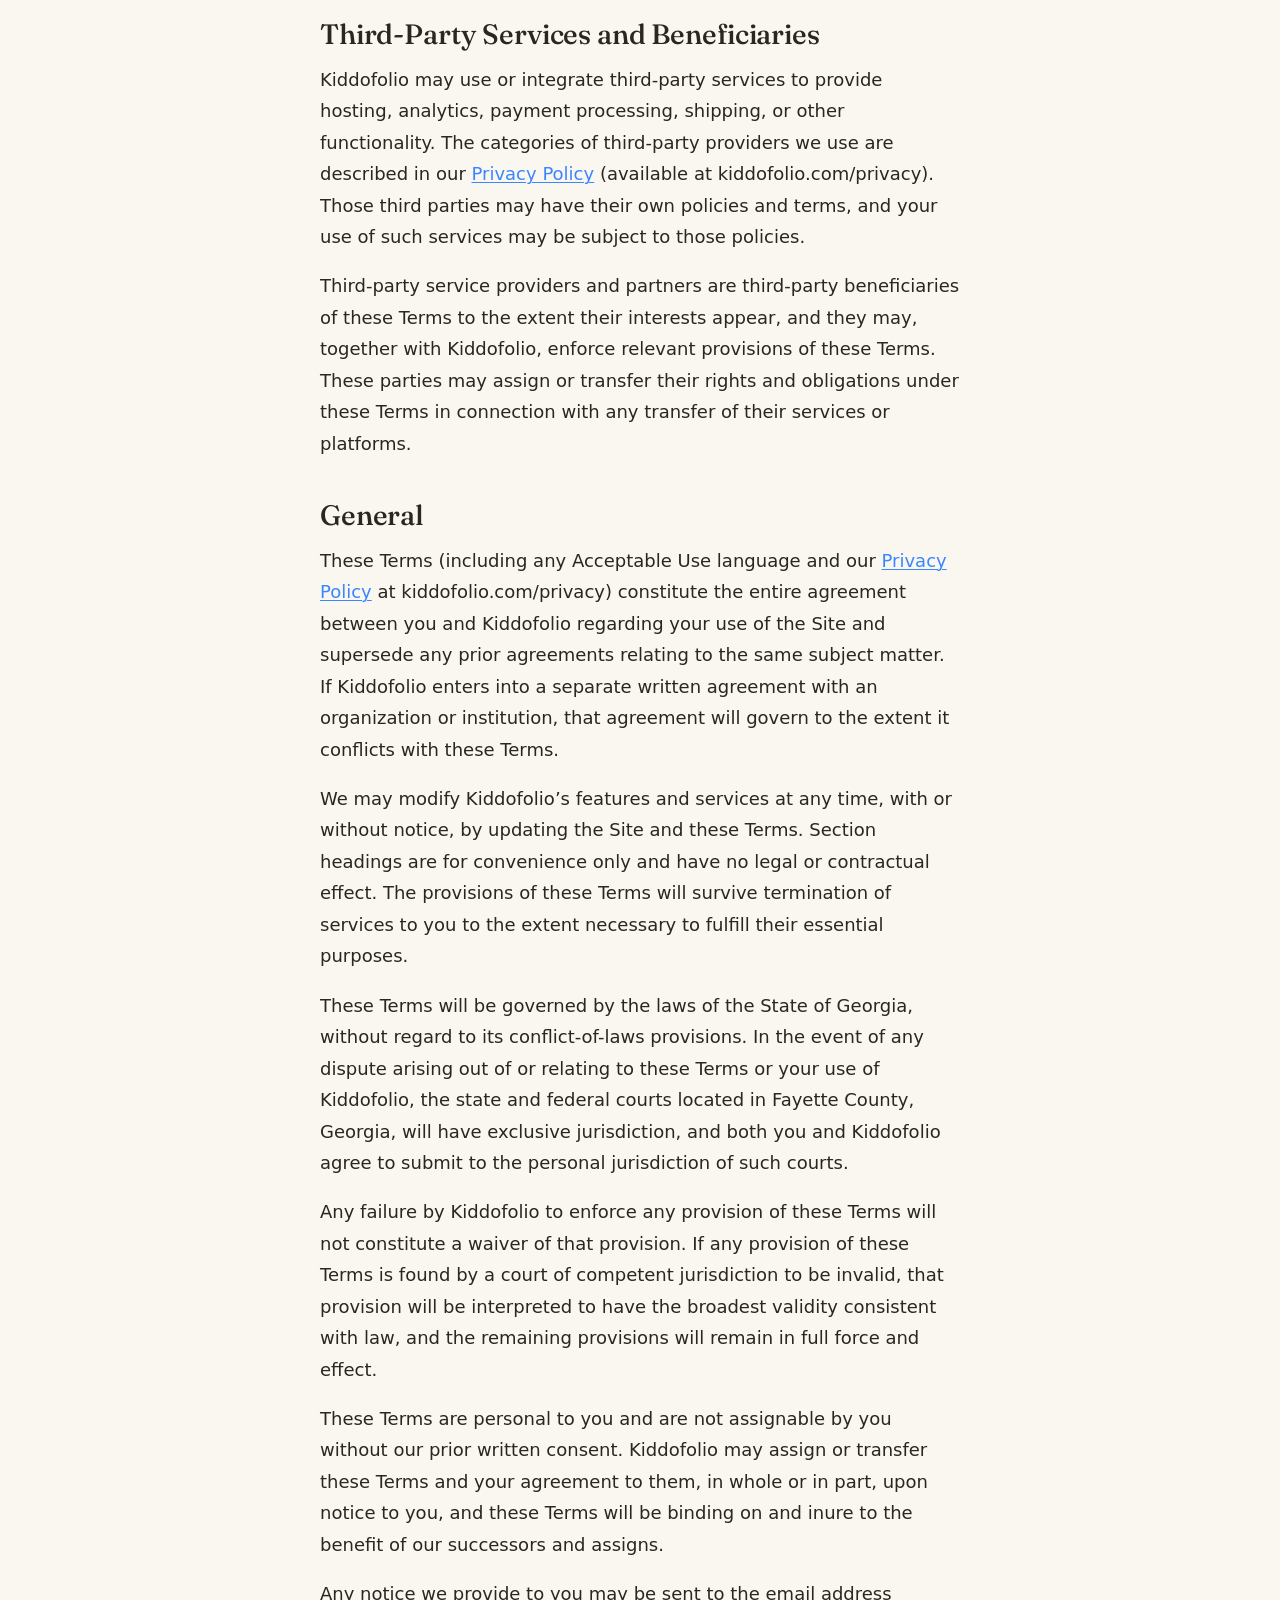
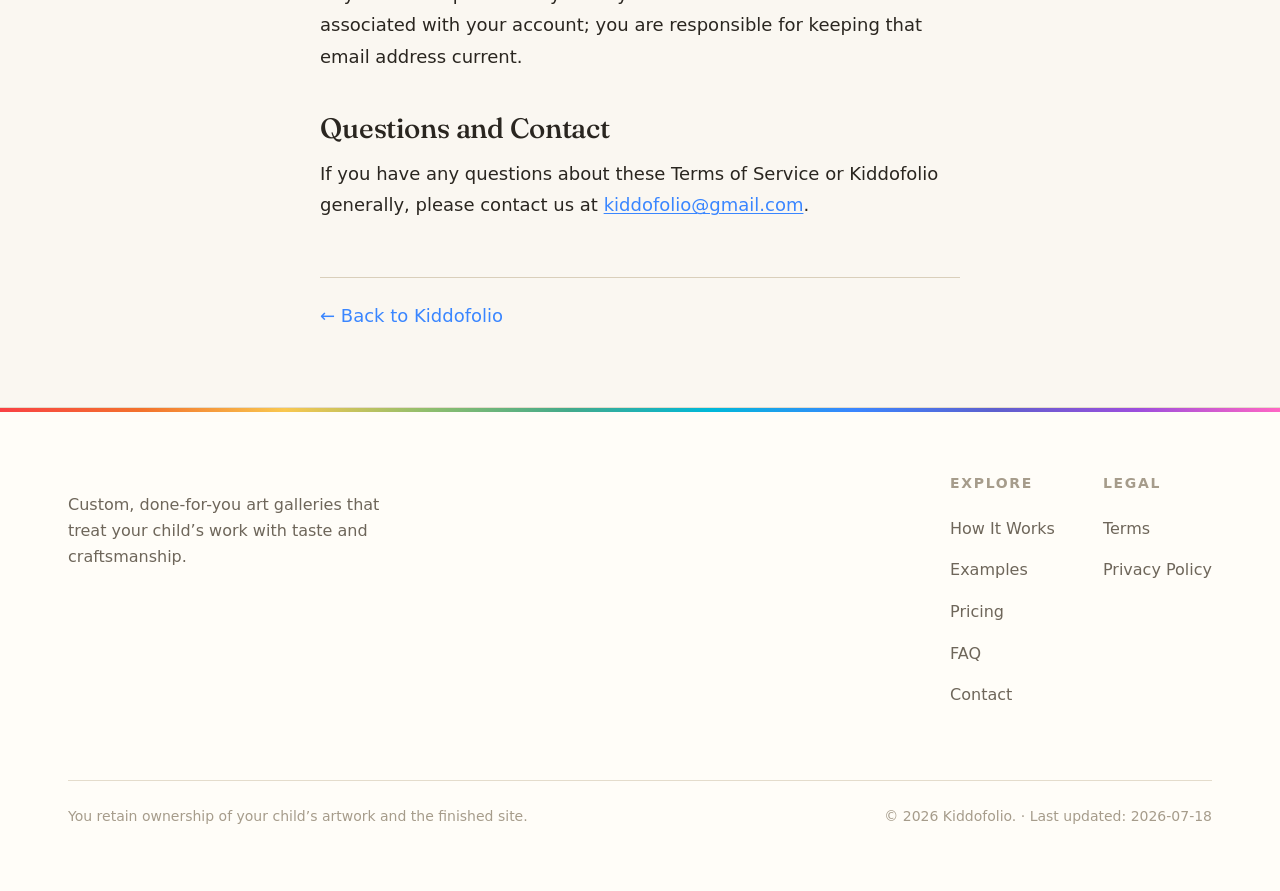
<file: terms/index.html>
<!DOCTYPE html>
<html lang="en">
<head>
  <meta charset="UTF-8" />
  <meta name="viewport" content="width=device-width, initial-scale=1.0" />
  <meta name="theme-color" content="#2A2620" />
  <link rel="manifest" href="/site.webmanifest" />
  <title>Terms of Service | Kiddofolio</title>
  <meta name="description" content="Kiddofolio's Terms of Service: the agreement that governs your use of our website and services, including portfolios, content, acceptable use, accounts, and liability." />
  <meta name="robots" content="index, follow, max-image-preview:large, max-snippet:-1, max-video-preview:-1" />
  <link rel="canonical" href="https://kiddofolio.com/terms/" />
  <link rel="alternate" hreflang="en-us" href="https://kiddofolio.com/terms/" />
  <link rel="alternate" hreflang="x-default" href="https://kiddofolio.com/terms/" />
  <link rel="apple-touch-icon" href="/assets/img/apple-touch-icon.png" />

  <!-- Open Graph -->
  <meta property="og:type" content="website" />
  <meta property="og:site_name" content="Kiddofolio" />
  <meta property="og:title" content="Terms of Service | Kiddofolio" />
  <meta property="og:description" content="The agreement that governs your use of Kiddofolio's website and services, including portfolios, content, acceptable use, accounts, and liability." />
  <meta property="og:url" content="https://kiddofolio.com/terms/" />
  <meta property="og:image" content="https://kiddofolio.com/assets/img/og-image.png" />
  <meta property="og:image:width" content="1200" />
  <meta property="og:image:height" content="630" />
  <meta property="og:image:type" content="image/png" />
  <meta property="og:image:alt" content="Kiddofolio — custom art gallery websites that turn kids' drawings and paintings into a keepsake site." />
  <meta property="og:locale" content="en_US" />
  <meta property="og:updated_time" content="2026-07-18T09:10:00-04:00" />
  <meta name="twitter:card" content="summary_large_image" />
  <meta name="twitter:title" content="Terms of Service | Kiddofolio" />
  <meta name="twitter:description" content="The agreement that governs your use of Kiddofolio's website and services." />
  <meta name="twitter:image" content="https://kiddofolio.com/assets/img/og-image.png" />

  <!-- Favicon (inline SVG derived from the tabbed-book logo) -->
  <link rel="icon" href="data:image/svg+xml,%3Csvg xmlns='http://www.w3.org/2000/svg' viewBox='0 0 32 32'%3E%3Crect x='5' y='4' width='17' height='24' rx='2.5' fill='none' stroke='%232A2620' stroke-width='2'/%3E%3Crect x='21' y='6' width='3' height='3' fill='%23F94144'/%3E%3Crect x='21' y='10.5' width='3' height='3' fill='%23F9C74F'/%3E%3Crect x='21' y='15' width='3' height='3' fill='%2343AA8B'/%3E%3Crect x='21' y='19.5' width='3' height='3' fill='%233A86FF'/%3E%3Crect x='21' y='24' width='3' height='3' fill='%23FF66C4'/%3E%3C/svg%3E" />

  <!-- Fonts: Fraunces (warm serif display) + General Sans (warm sans body) -->
  <link rel="preconnect" href="https://fonts.googleapis.com" />
  <link rel="preconnect" href="https://fonts.gstatic.com" crossorigin />
  <link rel="preconnect" href="https://api.fontshare.com" crossorigin />
  <link href="https://fonts.googleapis.com/css2?family=Fraunces:ital,opsz,wght@0,9..144,400..600;1,9..144,400..500&display=swap" rel="stylesheet" />
  <link href="https://api.fontshare.com/v2/css?f[]=general-sans@400,500,600&display=swap" rel="stylesheet" />

  <link rel="stylesheet" href="/assets/css/style.css" />
</head>
<body>
  <a class="skip-link" href="#main">Skip to content</a>

  <!-- ============ HEADER ============ -->
  <header class="header">
    <div class="container header__inner">
      <a class="brand" href="/" aria-label="Kiddofolio home">
        <span class="brand__mark" role="img" aria-label="Kiddofolio"></span>
      </a>
      <nav class="nav" aria-label="Primary">
        <a href="/#how">How It Works</a>
        <a href="/#examples">Examples</a>
        <a href="/#privacy">Privacy</a>
        <a href="/#pricing">Pricing</a>
        <a href="/#faq">FAQ</a>
      </nav>
      <div class="header__actions">
        <a class="btn btn--primary" href="/#pricing">Reserve Your Child&rsquo;s Gallery</a>
        <button class="theme-toggle" data-theme-toggle type="button" aria-label="Switch color theme"></button>
        <button class="menu-btn" data-menu-btn type="button" aria-label="Open menu" aria-expanded="false" aria-controls="mobile-nav">
          <svg width="22" height="22" viewBox="0 0 24 24" fill="none" stroke="currentColor" stroke-width="2" stroke-linecap="round"><path d="M3 6h18M3 12h18M3 18h18"/></svg>
        </button>
      </div>
    </div>
    <div class="container">
      <div class="mobile-nav" data-mobile-nav id="mobile-nav">
        <a href="/#how">How It Works</a>
        <a href="/#examples">Examples</a>
        <a href="/#privacy">Privacy</a>
        <a href="/#pricing">Pricing</a>
        <a href="/#faq">FAQ</a>
        <a href="/#contact">Contact</a>
        <a class="btn btn--primary btn--block" href="/#pricing">Reserve Your Child&rsquo;s Gallery</a>
      </div>
    </div>
  </header>

  <main id="main">
    <article class="legal">
      <div class="container legal__inner">
        <header class="legal__head">
          <p class="legal__eyebrow"><span class="legal__rainbow" aria-hidden="true"></span> Legal</p>
          <h1 class="legal__title">Terms of Service</h1>
          <p class="legal__updated">Last updated: July 18, 2026</p>
        </header>

        <div class="legal__body">
          <p class="legal__notice">By accessing or using the Kiddofolio website or services, including by browsing the Site or creating or managing a Portfolio, you accept and agree to be bound by these Terms of Service.</p>

          <p>These Terms of Service (&ldquo;Terms&rdquo;) are a legal agreement between CrimConsortium LLC, doing business as Kiddofolio (&ldquo;Kiddofolio,&rdquo; &ldquo;we,&rdquo; &ldquo;us,&rdquo; or &ldquo;our&rdquo;), a Georgia limited liability company with offices at 333 Snead Road, Fayetteville, GA 30215, United States, and you.</p>

          <p>In these Terms, &ldquo;you&rdquo; means any person who accesses or uses Kiddofolio, including (a)&nbsp;parents, guardians, family members, and other individuals who create or manage a Portfolio; (b)&nbsp;any visitor to the Kiddofolio Site; and (c)&nbsp;any organization or institution that uses Kiddofolio. If you use Kiddofolio on behalf of an organization, you represent that you have authority to bind that organization to these Terms, and &ldquo;you&rdquo; refers to that organization. Kiddofolio is intended for and marketed to families located in the United States only.</p>

          <p>We may modify these Terms at any time by posting updated Terms on kiddofolio.com and, where appropriate, notifying registered users by email. By accessing or using Kiddofolio after changes become effective, you agree to be bound by the modified Terms.</p>

          <h2>Portfolios</h2>
          <p>Kiddofolio allows registered users to create and administer custom websites, digital galleries, portfolios, and similar spaces for a child&rsquo;s drawings, paintings, projects, artwork, learning records, and achievements (&ldquo;Portfolios&rdquo;). Kiddofolio is designed primarily for families&mdash;parents, guardians, and the close friends and relatives with whom they choose to share a child&rsquo;s work&mdash;though other individuals and organizations may also use it.</p>
          <p>A Portfolio may reside on the kiddofolio.com domain or on a custom domain selected by the Portfolio administrator but served from Kiddofolio&rsquo;s infrastructure. Certain optional features may allow permanent publication of Content (for example, to a public, decentralized storage network) that cannot later be edited or deleted; where such a feature is offered, it is described further in our Privacy Policy and requires your affirmative choice. The person who creates or administers a Portfolio (for example, a parent, guardian, family member, or, where applicable, an authorized organization) has sole discretion to decide whether and how to include content in that Portfolio.</p>
          <p>You may submit or upload content (&ldquo;Content&rdquo;) for inclusion in a Portfolio, but the Portfolio administrator has sole discretion to decide whether and how to include such Content. We may display in your account profile a list of your Portfolios and Content, and we may send you notifications about your Portfolios if you have opted in to receive email from Kiddofolio.</p>

          <h2>Site Content and Licensing</h2>
          <p>&ldquo;Site Content&rdquo; means all content, features, and functionality provided via kiddofolio.com, including Portfolios, galleries, text, images, videos, and other materials created by us or by users other than you (&ldquo;Third-Party Content&rdquo;), as well as your own User-Generated Content.</p>
          <p>Except where otherwise noted by us or by a Portfolio administrator, Site Content remains owned by its respective creators and rights holders. Portfolio administrators may select and indicate a license for the Content in their Portfolios and are responsible for accurately reflecting that license. You must comply with any license terms or usage restrictions attached to Site Content you access or use.</p>
          <p>Unless explicitly stated, nothing in these Terms grants you any ownership interest in Site Content; you receive only the limited rights expressly described here.</p>

          <h2>User-Generated Content</h2>
          <p>Kiddofolio includes features that allow you or others to contribute User-Generated Content, including a child&rsquo;s artwork, photographs, videos, captions, text, comments, and other materials.</p>
          <p>You retain ownership of your child&rsquo;s artwork, your Content, and your finished Portfolio; Kiddofolio does not claim ownership of them. By submitting User-Generated Content, you grant Kiddofolio a worldwide, non-exclusive, royalty-free license to host, store, reproduce, modify (for technical purposes such as resizing or reformatting), display, and distribute that Content solely for the purpose of operating, improving, and promoting Kiddofolio and the relevant Portfolios.</p>
          <p>You represent and warrant that:</p>
          <ul>
            <li>You have all rights necessary to grant this license.</li>
            <li>Your Content is authored by you or otherwise lawfully provided and does not infringe the rights of others.</li>
            <li>You have all rights, permissions, and consents necessary to upload and share Content relating to a child, including any consent required from a parent, guardian, or other authorized person under applicable law.</li>
          </ul>
          <p>User-Generated Content must also comply with the Acceptable Use and Safety section of these Terms.</p>
          <p>We, and any third-party service providers supporting Kiddofolio:</p>
          <ul>
            <li>May monitor User-Generated Content on the Site.</li>
            <li>May modify, edit, or remove Content at our discretion, without notice, and for any reason.</li>
            <li>May decide, at our discretion, not to publish or display certain Content.</li>
            <li>Will not modify or edit a child&rsquo;s creative work for artistic purposes but may withhold it from publication in its entirety.</li>
            <li>Have no liability for monitoring, modifying, removing, or declining to publish User-Generated Content.</li>
          </ul>
          <p>You acknowledge that the views and opinions expressed by users on Kiddofolio are theirs alone and should not be ascribed to us. You understand that by using Kiddofolio you may be exposed to Content that is offensive, inaccurate, or otherwise inappropriate, and you agree that we are not liable for such Content.</p>

          <h2>Acceptable Use and Safety</h2>
          <p>You may use Kiddofolio only for lawful purposes and in accordance with these Terms. You are responsible for all activity that occurs through your account, Portfolio, or use of the Services, including activity by anyone you authorize to access them.</p>
          <p>You agree that you will not, and will not permit any other person to, use Kiddofolio to:</p>
          <ul>
            <li>Upload, post, store, transmit, or share any content that is unlawful, defamatory, fraudulent, threatening, abusive, harassing, hateful, or invasive of another person&rsquo;s privacy.</li>
            <li>Upload, post, store, transmit, or share any content that is sexually explicit, exploits or sexualizes children, depicts child abuse, or otherwise endangers minors in any way.</li>
            <li>Upload, post, store, transmit, or share any content that includes violence, extremism, profanity directed at children, or other material that a reasonable person would consider inappropriate for a child-focused service.</li>
            <li>Impersonate any person or entity, misrepresent your affiliation with a person or organization, or falsely suggest that content is sponsored or approved by Kiddofolio.</li>
            <li>Upload, post, store, transmit, or share content that infringes or misappropriates any copyright, trademark, privacy, publicity, or other legal rights of another person.</li>
            <li>Upload, post, store, transmit, or share personal information about a child or any third party beyond what is reasonably necessary for the intended family or educational purpose of the Portfolio, or without any consent required by applicable law.</li>
            <li>Use Kiddofolio to stalk, bully, intimidate, embarrass, dox, threaten, or otherwise harm any child, family member, or third party.</li>
            <li>Use Kiddofolio to distribute spam, phishing messages, malware, malicious code, or any material intended to disrupt, damage, or gain unauthorized access to systems, data, or networks.</li>
            <li>Interfere with or disrupt the integrity, security, or performance of Kiddofolio or any related system, including by probing, scanning, extracting, reverse engineering, or attempting to bypass security or access restrictions.</li>
            <li>Access or use Kiddofolio in a manner that could damage, disable, overburden, or impair the Services or interfere with any other user&rsquo;s use of the Services.</li>
            <li>Use Kiddofolio for unlawful commercial solicitation, deceptive marketing, or any purpose unrelated to the ordinary family or authorized use of the Services.</li>
          </ul>
          <p>Because Kiddofolio is intended for a child&rsquo;s artwork and family-friendly display, users must exercise special care when uploading images, names, captions, audio, video, and other information relating to a child. You represent and warrant that you have all rights, permissions, and consents necessary to upload and share that content, including any consent required from a parent, guardian, or other authorized person under applicable law.</p>
          <p>Kiddofolio may investigate any suspected violation of this section and may remove content, suspend access, disable Portfolios, terminate accounts, or take any other action it reasonably deems appropriate, with or without notice. Kiddofolio may also report content or conduct to law enforcement, child-safety organizations, internet service providers, or other appropriate third parties where it believes doing so is necessary to protect users, enforce these Terms, or comply with law.</p>
          <p>Kiddofolio reserves the right, but not the obligation, to monitor content and use of the Services for compliance with these Terms and to protect the safety of children, families, and the public. We do not guarantee that monitoring will detect or prevent all prohibited conduct or content.</p>

          <h2>Registration, Accounts, and Termination</h2>
          <p>Certain areas of Kiddofolio require registration or the provision of information to participate. If you elect not to provide requested information, you may be unable to access certain features.</p>
          <p>When you register, you must provide information that is accurate, current, and complete. You must keep this information up to date and must promptly notify Kiddofolio of any unauthorized use of your account or password or any other breach of security. We are not liable for any loss or damage arising from your failure to protect your account credentials.</p>
          <p>We reserve the right to:</p>
          <ul>
            <li>Terminate or suspend any registration or account for any reason or no reason.</li>
            <li>Suspend or terminate accounts immediately for violations involving child safety, unlawful content, privacy violations, or security abuse.</li>
            <li>Refer suspected fraudulent, abusive, or illegal activity to law enforcement authorities.</li>
          </ul>
          <p>If we terminate your account other than for breach of these Terms, we will refund a pro-rated portion of any prepaid fees for the remaining term associated with those fees.</p>

          <h2>Disclaimer of Warranty and Limitation of Liability</h2>
          <p>Your use of Kiddofolio is at your sole risk. TO THE FULLEST EXTENT PERMITTED BY LAW, KIDDOFOLIO AND ITS AFFILIATES, SERVICE PROVIDERS, AND PARTNERS (COLLECTIVELY, THE &ldquo;DISCLAIMING PARTIES&rdquo;) DISCLAIM ALL WARRANTIES, EXPRESS OR IMPLIED, IN CONNECTION WITH THE SITE AND YOUR USE THEREOF, INCLUDING BUT NOT LIMITED TO WARRANTIES OF MERCHANTABILITY, FITNESS FOR A PARTICULAR PURPOSE, TITLE, AND NON-INFRINGEMENT.</p>
          <p>You agree that the Disclaiming Parties will not be liable to you for any indirect, consequential, incidental, special, or exemplary damages arising out of or relating to these Terms or your use or inability to use Kiddofolio, whether based in contract, tort, or other law, even if advised of the possibility of such damages. To the extent permitted by law, the total cumulative liability of the Disclaiming Parties for any direct damages arising out of or relating to these Terms or your use of Kiddofolio will not exceed the amount you paid to Kiddofolio for the services giving rise to the claim during the twelve (12) months preceding the event that gave rise to the claim.</p>

          <h2>Indemnification</h2>
          <p>You will indemnify and defend Kiddofolio and its affiliates, officers, employees, contractors, agents, and partners (the &ldquo;Indemnified Parties&rdquo;) and hold them harmless from and against any claim, loss, damage, liability, or expense, including reasonable attorneys&rsquo; fees, arising out of or related to:</p>
          <ol>
            <li>Your use of Kiddofolio.</li>
            <li>Your posting or publication of User-Generated Content.</li>
            <li>Your breach of these Terms or of any representation or warranty you make.</li>
            <li>Your violation of applicable law or of third-party rights.</li>
          </ol>
          <p>The Indemnified Parties may assume the exclusive defense and control of any matter subject to indemnification, at their own expense, and you agree to cooperate with such defense.</p>

          <h2>Third-Party Services and Beneficiaries</h2>
          <p>Kiddofolio may use or integrate third-party services to provide hosting, analytics, payment processing, shipping, or other functionality. The categories of third-party providers we use are described in our <a href="/privacy/">Privacy Policy</a> (available at kiddofolio.com/privacy). Those third parties may have their own policies and terms, and your use of such services may be subject to those policies.</p>
          <p>Third-party service providers and partners are third-party beneficiaries of these Terms to the extent their interests appear, and they may, together with Kiddofolio, enforce relevant provisions of these Terms. These parties may assign or transfer their rights and obligations under these Terms in connection with any transfer of their services or platforms.</p>

          <h2>General</h2>
          <p>These Terms (including any Acceptable Use language and our <a href="/privacy/">Privacy Policy</a> at kiddofolio.com/privacy) constitute the entire agreement between you and Kiddofolio regarding your use of the Site and supersede any prior agreements relating to the same subject matter. If Kiddofolio enters into a separate written agreement with an organization or institution, that agreement will govern to the extent it conflicts with these Terms.</p>
          <p>We may modify Kiddofolio&rsquo;s features and services at any time, with or without notice, by updating the Site and these Terms. Section headings are for convenience only and have no legal or contractual effect. The provisions of these Terms will survive termination of services to you to the extent necessary to fulfill their essential purposes.</p>
          <p>These Terms will be governed by the laws of the State of Georgia, without regard to its conflict-of-laws provisions. In the event of any dispute arising out of or relating to these Terms or your use of Kiddofolio, the state and federal courts located in Fayette County, Georgia, will have exclusive jurisdiction, and both you and Kiddofolio agree to submit to the personal jurisdiction of such courts.</p>
          <p>Any failure by Kiddofolio to enforce any provision of these Terms will not constitute a waiver of that provision. If any provision of these Terms is found by a court of competent jurisdiction to be invalid, that provision will be interpreted to have the broadest validity consistent with law, and the remaining provisions will remain in full force and effect.</p>
          <p>These Terms are personal to you and are not assignable by you without our prior written consent. Kiddofolio may assign or transfer these Terms and your agreement to them, in whole or in part, upon notice to you, and these Terms will be binding on and inure to the benefit of our successors and assigns.</p>
          <p>Any notice we provide to you may be sent to the email address associated with your account; you are responsible for keeping that email address current.</p>

          <h2>Questions and Contact</h2>
          <p>If you have any questions about these Terms of Service or Kiddofolio generally, please contact us at <a href="mailto:kiddofolio@gmail.com">kiddofolio@gmail.com</a>.</p>
        </div>

        <p class="legal__back"><a href="/">&larr; Back to Kiddofolio</a></p>
      </div>
    </article>
  </main>

  <!-- ============ FOOTER ============ -->
  <footer class="footer">
    <div class="footer__rainbow" aria-hidden="true"></div>
    <div class="container footer__inner">
      <div class="footer__top">
        <div>
          <span class="footer__mark" role="img" aria-label="Kiddofolio"></span>
          <p class="footer__tag">Custom, done-for-you art galleries that treat your child&rsquo;s work with taste and craftsmanship.</p>
        </div>
        <div class="footer__cols">
          <div class="footer__col">
            <h2 class="footer__heading">Explore</h2>
            <a href="/#how">How It Works</a>
            <a href="/#examples">Examples</a>
            <a href="/#pricing">Pricing</a>
            <a href="/#faq">FAQ</a>
            <a href="/#contact">Contact</a>
          </div>
          <div class="footer__col">
            <h2 class="footer__heading">Legal</h2>
            <a href="/terms/" aria-current="page">Terms</a>
            <a href="/privacy/">Privacy Policy</a>
          </div>
        </div>
      </div>
      <div class="footer__bottom">
        <span>You retain ownership of your child&rsquo;s artwork and the finished site.</span>
        <span>&copy; <span data-year>2026</span> Kiddofolio. &middot; Last updated: 2026-07-18</span>
      </div>
    </div>
  </footer>

  <script src="/assets/js/main.js" defer></script>
</body>
</html>
</file>
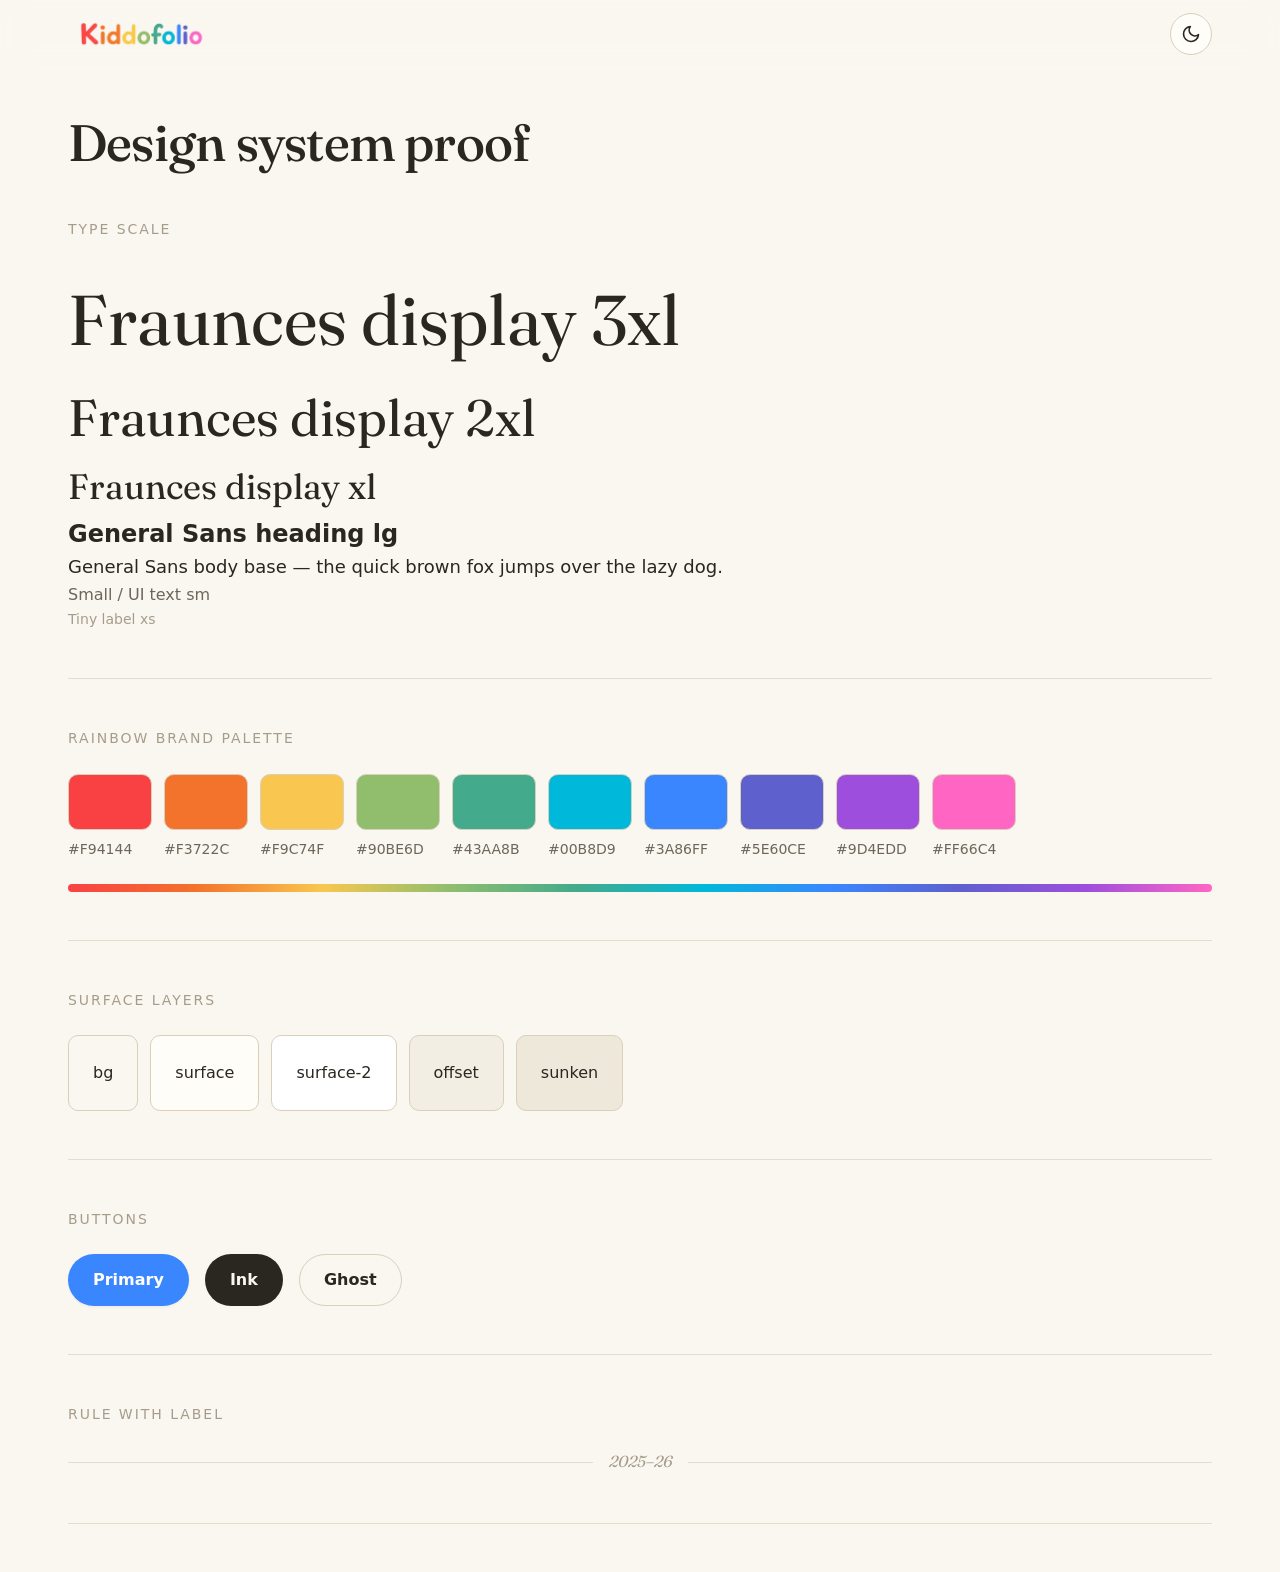
<file: design-test.html>
<!DOCTYPE html>
<html lang="en">
<head>
  <meta charset="UTF-8" />
  <meta name="viewport" content="width=device-width, initial-scale=1.0" />
  <title>Kiddofolio — Design System Proof</title>
  <link rel="preconnect" href="https://fonts.googleapis.com" />
  <link rel="preconnect" href="https://fonts.gstatic.com" crossorigin />
  <link href="https://fonts.googleapis.com/css2?family=Fraunces:ital,opsz,wght@0,9..144,400..600;1,9..144,400..500&display=swap" rel="stylesheet" />
  <link href="https://api.fontshare.com/v2/css?f[]=general-sans@400,500,600&display=swap" rel="stylesheet" />
  <link rel="stylesheet" href="assets/css/style.css" />
  <style>
    .dt-section { padding-block: var(--space-12); border-bottom: 1px solid var(--color-divider); }
    .dt-h { font-size: var(--text-xs); letter-spacing:0.14em; text-transform:uppercase; color: var(--color-text-faint); margin-bottom: var(--space-6); }
    .swatches { display:flex; flex-wrap:wrap; gap: var(--space-3); }
    .sw { width: 84px; }
    .sw span { display:block; height: 56px; border-radius: var(--radius-md); border:1px solid var(--color-border); }
    .sw small { font-size: var(--text-xs); color: var(--color-text-muted); display:block; margin-top: var(--space-2); }
    .surfaces { display:flex; gap: var(--space-3); flex-wrap:wrap; }
    .surf { padding: var(--space-6); border-radius: var(--radius-md); border:1px solid var(--color-border); font-size: var(--text-sm); }
  </style>
</head>
<body>
  <header class="header"><div class="container header__inner">
    <span class="brand__mark" role="img" aria-label="Kiddofolio"></span>
    <button class="theme-toggle" data-theme-toggle type="button" aria-label="Toggle theme"></button>
  </div></header>

  <main class="container" style="padding-block: var(--space-12)">
    <h1 class="hero__title" style="font-size:var(--text-2xl)">Design system proof</h1>

    <div class="dt-section">
      <p class="dt-h">Type scale</p>
      <p style="font-family:var(--font-display); font-size:var(--text-3xl)">Fraunces display 3xl</p>
      <p style="font-family:var(--font-display); font-size:var(--text-2xl)">Fraunces display 2xl</p>
      <p style="font-family:var(--font-display); font-size:var(--text-xl)">Fraunces display xl</p>
      <p style="font-size:var(--text-lg); font-weight:600">General Sans heading lg</p>
      <p style="font-size:var(--text-base)">General Sans body base — the quick brown fox jumps over the lazy dog.</p>
      <p style="font-size:var(--text-sm); color:var(--color-text-muted)">Small / UI text sm</p>
      <p style="font-size:var(--text-xs); color:var(--color-text-faint)">Tiny label xs</p>
    </div>

    <div class="dt-section">
      <p class="dt-h">Rainbow brand palette</p>
      <div class="swatches">
        <div class="sw"><span style="background:var(--rb-1)"></span><small>#F94144</small></div>
        <div class="sw"><span style="background:var(--rb-2)"></span><small>#F3722C</small></div>
        <div class="sw"><span style="background:var(--rb-3)"></span><small>#F9C74F</small></div>
        <div class="sw"><span style="background:var(--rb-4)"></span><small>#90BE6D</small></div>
        <div class="sw"><span style="background:var(--rb-5)"></span><small>#43AA8B</small></div>
        <div class="sw"><span style="background:var(--rb-6)"></span><small>#00B8D9</small></div>
        <div class="sw"><span style="background:var(--rb-7)"></span><small>#3A86FF</small></div>
        <div class="sw"><span style="background:var(--rb-8)"></span><small>#5E60CE</small></div>
        <div class="sw"><span style="background:var(--rb-9)"></span><small>#9D4EDD</small></div>
        <div class="sw"><span style="background:var(--rb-10)"></span><small>#FF66C4</small></div>
      </div>
      <div style="height:8px; border-radius:var(--radius-full); background:var(--rainbow-gradient); margin-top:var(--space-6)"></div>
    </div>

    <div class="dt-section">
      <p class="dt-h">Surface layers</p>
      <div class="surfaces">
        <div class="surf" style="background:var(--color-bg)">bg</div>
        <div class="surf" style="background:var(--color-surface)">surface</div>
        <div class="surf" style="background:var(--color-surface-2)">surface-2</div>
        <div class="surf" style="background:var(--color-surface-offset)">offset</div>
        <div class="surf" style="background:var(--color-surface-sunken)">sunken</div>
      </div>
    </div>

    <div class="dt-section">
      <p class="dt-h">Buttons</p>
      <div style="display:flex; gap:var(--space-4); flex-wrap:wrap">
        <a class="btn btn--primary">Primary</a>
        <a class="btn btn--ink">Ink</a>
        <a class="btn btn--ghost">Ghost</a>
      </div>
    </div>

    <div class="dt-section">
      <p class="dt-h">Rule with label</p>
      <div class="rule">2025&ndash;26</div>
    </div>
  </main>
  <script src="assets/js/main.js" defer></script>
</body>
</html>
</file>
<file: assets/css/style.css>
/* ==========================================================================
   Kiddofolio — style.css
   Warm, gallery-like, premium. Serif display + clean sans. Rainbow as accent.
   ========================================================================== */

/* ---------- Design Tokens ---------- */
:root {
  /* Fluid type scale */
  --text-xs: clamp(0.75rem, 0.7rem + 0.25vw, 0.875rem);
  --text-sm: clamp(0.875rem, 0.8rem + 0.35vw, 1rem);
  --text-base: clamp(1rem, 0.95rem + 0.25vw, 1.125rem);
  --text-lg: clamp(1.125rem, 1rem + 0.75vw, 1.5rem);
  --text-xl: clamp(1.5rem, 1.2rem + 1.25vw, 2.25rem);
  --text-2xl: clamp(2rem, 1.2rem + 2.5vw, 3.25rem);
  --text-3xl: clamp(2.5rem, 1.2rem + 4vw, 4.5rem);

  /* Spacing (4px system) */
  --space-1: 0.25rem;  --space-2: 0.5rem;   --space-3: 0.75rem;
  --space-4: 1rem;     --space-5: 1.25rem;  --space-6: 1.5rem;
  --space-8: 2rem;     --space-10: 2.5rem;  --space-12: 3rem;
  --space-16: 4rem;    --space-20: 5rem;    --space-24: 6rem;
  --space-32: 8rem;

  /* Radius */
  --radius-sm: 0.375rem; --radius-md: 0.625rem; --radius-lg: 1rem;
  --radius-xl: 1.5rem; --radius-full: 9999px;

  --transition-interactive: 200ms cubic-bezier(0.16, 1, 0.3, 1);

  /* Content widths */
  --content-narrow: 680px;
  --content-default: 1040px;
  --content-wide: 1240px;

  /* Fonts */
  --font-display: 'Fraunces', Georgia, 'Times New Roman', serif;
  --font-body: 'General Sans', 'Segoe UI', system-ui, sans-serif;

  /* Rainbow brand palette (fixed, mode-independent) */
  --rb-1: #F94144;  --rb-2: #F3722C;  --rb-3: #F9C74F;  --rb-4: #90BE6D;
  --rb-5: #43AA8B;  --rb-6: #00B8D9;  --rb-7: #3A86FF;  --rb-8: #5E60CE;
  --rb-9: #9D4EDD;  --rb-10: #FF66C4;
  --rainbow-gradient: linear-gradient(90deg,
    var(--rb-1), var(--rb-2), var(--rb-3), var(--rb-4), var(--rb-5),
    var(--rb-6), var(--rb-7), var(--rb-8), var(--rb-9), var(--rb-10));
}

/* ---------- Light mode (warm cream, gallery paper) ---------- */
:root, [data-theme="light"] {
  --color-bg: #FAF7F1;
  --color-surface: #FFFDF8;
  --color-surface-2: #FFFFFF;
  --color-surface-offset: #F3EEE4;
  --color-surface-sunken: #EEE8DB;
  --color-divider: #E4DCCC;
  --color-border: #D9CFBB;

  --color-text: #2A2620;
  --color-text-muted: #6E665A;
  --color-text-faint: #A69C8B;
  --color-text-inverse: #FAF7F1;

  /* Primary accent — a warm ink used for CTAs & links */
  --color-primary: #2A2620;
  --color-primary-hover: #000000;
  --color-cta: #3A86FF;               /* rainbow blue as accent action */
  --color-cta-hover: #2f6fd6;
  --color-accent-soft: rgba(58,134,255,0.10);

  --shadow-sm: 0 1px 3px rgba(42,38,32,0.06);
  --shadow-md: 0 6px 20px rgba(42,38,32,0.08);
  --shadow-lg: 0 20px 50px rgba(42,38,32,0.14);
  --shadow-card: 0 2px 4px rgba(42,38,32,0.05), 0 12px 32px rgba(42,38,32,0.07);

  --wordmark: url('../img/wordmark-rainbow.webp');
  --footer-mark: url('../img/wordmark-black.webp');
}

/* ---------- Dark mode (deep warm charcoal, gallery-at-night) ---------- */
[data-theme="dark"] {
  --color-bg: #16130F;
  --color-surface: #1D1A15;
  --color-surface-2: #22201A;
  --color-surface-offset: #211E18;
  --color-surface-sunken: #100E0B;
  --color-divider: #2E2A22;
  --color-border: #38332A;

  --color-text: #EEE8DC;
  --color-text-muted: #A79E8E;
  --color-text-faint: #6E665A;
  --color-text-inverse: #16130F;

  --color-primary: #EEE8DC;
  --color-primary-hover: #FFFFFF;
  --color-cta: #5591F0;
  --color-cta-hover: #79a7f5;
  --color-accent-soft: rgba(85,145,240,0.14);

  --shadow-sm: 0 1px 3px rgba(0,0,0,0.4);
  --shadow-md: 0 6px 20px rgba(0,0,0,0.5);
  --shadow-lg: 0 20px 50px rgba(0,0,0,0.6);
  --shadow-card: 0 2px 4px rgba(0,0,0,0.4), 0 12px 32px rgba(0,0,0,0.5);

  --wordmark: url('../img/wordmark-white.webp');
  --footer-mark: url('../img/wordmark-white.webp');
}

@media (prefers-color-scheme: dark) {
  :root:not([data-theme]) {
    --color-bg: #16130F; --color-surface: #1D1A15; --color-surface-2: #22201A;
    --color-surface-offset: #211E18; --color-surface-sunken: #100E0B;
    --color-divider: #2E2A22; --color-border: #38332A;
    --color-text: #EEE8DC; --color-text-muted: #A79E8E; --color-text-faint: #6E665A;
    --color-text-inverse: #16130F;
    --color-primary: #EEE8DC; --color-primary-hover: #FFFFFF;
    --color-cta: #5591F0; --color-cta-hover: #79a7f5; --color-accent-soft: rgba(85,145,240,0.14);
    --shadow-sm: 0 1px 3px rgba(0,0,0,0.4); --shadow-md: 0 6px 20px rgba(0,0,0,0.5);
    --shadow-lg: 0 20px 50px rgba(0,0,0,0.6);
    --shadow-card: 0 2px 4px rgba(0,0,0,0.4), 0 12px 32px rgba(0,0,0,0.5);
    --wordmark: url('../img/wordmark-white.webp'); --footer-mark: url('../img/wordmark-white.webp');
  }
}

/* ---------- Base reset ---------- */
*, *::before, *::after { box-sizing: border-box; margin: 0; padding: 0; }

html {
  -webkit-text-size-adjust: none; text-size-adjust: none;
  -webkit-font-smoothing: antialiased; -moz-osx-font-smoothing: grayscale;
  text-rendering: optimizeLegibility; scroll-behavior: smooth;
  scroll-padding-top: 5rem;
}

body {
  min-height: 100dvh; line-height: 1.6;
  font-family: var(--font-body); font-size: var(--text-base);
  color: var(--color-text); background-color: var(--color-bg);
  transition: background-color 300ms ease, color 300ms ease;
}

img, picture, svg { display: block; max-width: 100%; height: auto; }
ul[role="list"] { list-style: none; }
input, button, textarea, select { font: inherit; color: inherit; }

h1, h2, h3, h4 { text-wrap: balance; line-height: 1.1; font-family: var(--font-display); font-weight: 500; }
p, li { text-wrap: wrap; }

a { color: inherit; text-decoration: none; }

::selection { background: var(--color-accent-soft); color: var(--color-text); }

:focus-visible { outline: 2px solid var(--color-cta); outline-offset: 3px; border-radius: var(--radius-sm); }

button { cursor: pointer; background: none; border: none; }

@media (prefers-reduced-motion: reduce) {
  *, *::before, *::after {
    animation-duration: 0.01ms !important; animation-iteration-count: 1 !important;
    transition-duration: 0.01ms !important; scroll-behavior: auto !important;
  }
}

.sr-only {
  position: absolute; width: 1px; height: 1px; padding: 0; margin: -1px;
  overflow: hidden; clip: rect(0,0,0,0); white-space: nowrap; border-width: 0;
}

a, button, [role="button"], input, textarea, select {
  transition: color var(--transition-interactive), background var(--transition-interactive),
    border-color var(--transition-interactive), box-shadow var(--transition-interactive),
    transform var(--transition-interactive);
}

/* ---------- Layout helpers ---------- */
.container { width: 100%; max-width: var(--content-wide); margin-inline: auto; padding-inline: clamp(1.25rem, 5vw, 3rem); }
.container--narrow { max-width: var(--content-narrow); }
.container--default { max-width: var(--content-default); }

.section { padding-block: clamp(var(--space-16), 9vw, var(--space-32)); }
.section--tight { padding-block: clamp(var(--space-12), 6vw, var(--space-20)); }
/* Tighten the seam between the Pricing section (which already ends with pricing-notes) and the next section so the stacked paddings don't leave an oversized gap */
#pricing { padding-bottom: clamp(var(--space-12), 5vw, var(--space-20)); }
#own { padding-top: clamp(var(--space-12), 5vw, var(--space-20)); }

.eyebrow {
  display: inline-flex; align-items: center; gap: var(--space-2);
  font-family: var(--font-body); font-size: var(--text-xs); font-weight: 600;
  letter-spacing: 0.12em; text-transform: uppercase; color: var(--color-text-muted);
  margin-bottom: var(--space-4);
}
.eyebrow::before {
  content: ""; width: 1.75rem; height: 3px; border-radius: var(--radius-full);
  background: var(--rainbow-gradient);
}

.section-head { max-width: 46ch; margin-bottom: clamp(var(--space-8), 5vw, var(--space-16)); }
.section-head--center { margin-inline: auto; text-align: center; }
.section-head h2 { font-size: var(--text-2xl); letter-spacing: -0.01em; }
.section-head p { color: var(--color-text-muted); font-size: var(--text-lg); margin-top: var(--space-4); }

/* Thin rainbow rule with centered label (echoes reference gallery sites) */
.rule {
  display: flex; align-items: center; gap: var(--space-4);
  color: var(--color-text-faint); font-family: var(--font-display);
  font-size: var(--text-sm); font-style: italic;
}
.rule::before, .rule::after {
  content: ""; flex: 1; height: 1px; background: var(--color-divider);
}

/* ---------- Buttons ---------- */
.btn {
  display: inline-flex; align-items: center; justify-content: center; gap: var(--space-2);
  font-family: var(--font-body); font-size: var(--text-sm); font-weight: 600;
  min-height: 48px; padding: 0.75rem 1.5rem; border-radius: var(--radius-full);
  border: 1.5px solid transparent; white-space: nowrap;
}
.btn--primary { background: var(--color-cta); color: #fff; box-shadow: var(--shadow-sm); }
.btn--primary:hover { background: var(--color-cta-hover); transform: translateY(-2px); box-shadow: var(--shadow-md); }
.btn--ink { background: var(--color-primary); color: var(--color-text-inverse); }
.btn--ink:hover { background: var(--color-primary-hover); transform: translateY(-2px); box-shadow: var(--shadow-md); }
.btn--ghost { background: transparent; color: var(--color-text); border-color: var(--color-border); }
.btn--ghost:hover { border-color: var(--color-text); background: var(--color-surface-offset); }
.btn--block { width: 100%; }
.btn--lg { min-height: 54px; padding: 0.9rem 2rem; font-size: var(--text-base); }

/* ---------- Header ---------- */
.header {
  position: sticky; top: 0; z-index: 60;
  background: color-mix(in oklab, var(--color-bg) 82%, transparent);
  backdrop-filter: blur(14px); -webkit-backdrop-filter: blur(14px);
  border-bottom: 1px solid transparent;
  transition: border-color 300ms ease, box-shadow 300ms ease;
}
.header--scrolled { border-bottom-color: var(--color-divider); box-shadow: var(--shadow-sm); }
.header__inner {
  display: flex; align-items: center; justify-content: space-between;
  gap: var(--space-6); min-height: 68px;
}
.brand { display: inline-flex; align-items: center; }
.brand__mark {
  width: clamp(120px, 16vw, 158px); height: auto; aspect-ratio: 640 / 126;
  background: var(--wordmark) center / contain no-repeat;
}
.nav { display: none; align-items: center; gap: var(--space-6); }
.nav a {
  font-size: var(--text-sm); font-weight: 500; color: var(--color-text-muted);
  position: relative; padding-block: var(--space-2);
}
.nav a::after {
  content: ""; position: absolute; left: 0; right: 100%; bottom: 2px; height: 2px;
  border-radius: var(--radius-full); background: var(--rainbow-gradient);
  transition: right var(--transition-interactive);
}
.nav a:hover { color: var(--color-text); }
.nav a:hover::after { right: 0; }
.header__actions { display: flex; align-items: center; gap: var(--space-3); }
.header .btn--primary { display: none; }

.theme-toggle {
  display: inline-flex; align-items: center; justify-content: center;
  width: 42px; height: 42px; border-radius: var(--radius-full);
  border: 1px solid var(--color-border); color: var(--color-text);
  background: var(--color-surface);
}
.theme-toggle:hover { border-color: var(--color-text); background: var(--color-surface-offset); }

.menu-btn {
  display: inline-flex; align-items: center; justify-content: center;
  width: 42px; height: 42px; border-radius: var(--radius-full);
  border: 1px solid var(--color-border); color: var(--color-text); background: var(--color-surface);
}
.menu-btn:hover { border-color: var(--color-text); }

/* Mobile nav panel */
.mobile-nav {
  display: none; flex-direction: column; gap: var(--space-1);
  padding: var(--space-4) 0 var(--space-6);
  border-top: 1px solid var(--color-divider);
}
.mobile-nav.open { display: flex; }
.mobile-nav a {
  font-family: var(--font-display); font-size: var(--text-lg); color: var(--color-text);
  padding: var(--space-3) 0;
}
.mobile-nav .btn { margin-top: var(--space-3); }

@media (min-width: 900px) {
  .nav { display: flex; }
  .header .btn--primary { display: inline-flex; }
  .menu-btn { display: none; }
  .mobile-nav { display: none !important; }
}

.skip-link {
  position: absolute; left: var(--space-4); top: -100px; z-index: 100;
  background: var(--color-cta); color: #fff; padding: var(--space-3) var(--space-4);
  border-radius: var(--radius-md); font-weight: 600; font-size: var(--text-sm);
}
.skip-link:focus { top: var(--space-3); }

/* ---------- Hero ---------- */
.hero { padding-top: clamp(var(--space-12), 6vw, var(--space-20)); padding-bottom: clamp(var(--space-16), 8vw, var(--space-24)); overflow: clip; }
.hero__grid { display: grid; gap: clamp(var(--space-8), 5vw, var(--space-16)); align-items: center; }
.hero__title {
  font-size: var(--text-3xl); letter-spacing: -0.015em; line-height: 1.03;
}
.hero__title em { font-style: italic; color: var(--color-text); position: relative; }
.hero__title .underline { position: relative; white-space: nowrap; }
.hero__title .underline::after {
  content: ""; position: absolute; left: 0; right: 0; bottom: 0.06em; height: 0.16em;
  background: var(--rainbow-gradient); border-radius: var(--radius-full); opacity: 0.85;
}
.hero__lead {
  font-size: var(--text-lg); color: var(--color-text-muted); margin-top: var(--space-6);
  max-width: 52ch;
}
.hero__cta { display: flex; flex-wrap: wrap; gap: var(--space-4); margin-top: var(--space-8); }
.hero__trust {
  margin-top: var(--space-6); font-size: var(--text-sm); color: var(--color-text-muted);
  display: inline-flex; align-items: center; gap: var(--space-2);
}
.hero__trust .dot { width: 7px; height: 7px; border-radius: 50%; background: var(--rb-4); flex: none; }
.hero__media {
  position: relative; border-radius: var(--radius-xl); overflow: hidden;
  box-shadow: var(--shadow-lg); border: 1px solid var(--color-border);
}
.hero__media img { width: 100%; display: block; }
.hero__media::after {
  content: ""; position: absolute; inset: auto 0 0 0; height: 5px; background: var(--rainbow-gradient);
}

@media (min-width: 900px) {
  .hero__grid { grid-template-columns: 1.05fr 1fr; }
}

/* ---------- Problem / Relief ---------- */
.relief { background: var(--color-surface-offset); }
.relief__grid { display: grid; gap: clamp(var(--space-8), 5vw, var(--space-16)); align-items: center; }
@media (min-width: 900px) { .relief__grid { grid-template-columns: 1.05fr 1fr; } }
.relief__media { border-radius: var(--radius-xl); overflow: hidden; box-shadow: var(--shadow-lg); border: 1px solid var(--color-border); }
.relief__media img { width: 100%; display: block; }
.relief h2 { font-size: var(--text-2xl); letter-spacing: -0.01em; }
.relief__copy p { font-size: var(--text-lg); color: var(--color-text-muted); margin-top: var(--space-5); }
.relief__cta { font-size: var(--text-base) !important; }
.relief__cta a { display: inline-flex; align-items: center; gap: 0.4em; font-family: var(--font-body); font-weight: 600; color: var(--color-cta); text-decoration: none; }
.relief__cta a span { transition: transform 0.2s ease; }
.relief__cta a:hover span { transform: translateX(0.25em); }

/* ---------- How it works ---------- */
.steps { display: grid; gap: var(--space-6); }
@media (min-width: 720px) { .steps { grid-template-columns: repeat(2, 1fr); } }
@media (min-width: 1040px) { .steps { grid-template-columns: repeat(4, 1fr); } }

.step {
  background: var(--color-surface); border: 1px solid var(--color-border);
  border-radius: var(--radius-lg); padding: var(--space-6);
  display: flex; flex-direction: column; gap: var(--space-4);
  box-shadow: var(--shadow-sm); position: relative; overflow: hidden;
}
.step::before {
  content: ""; position: absolute; top: 0; left: 0; right: 0; height: 4px;
  background: var(--step-color, var(--rb-4));
}
.step__icon {
  width: 52px; height: 52px; border-radius: var(--radius-md);
  display: inline-flex; align-items: center; justify-content: center;
  background: color-mix(in oklab, var(--step-color) 16%, var(--color-surface));
  color: var(--step-color); flex: none;
}
.step__icon svg { width: 26px; height: 26px; }
.step__num {
  font-family: var(--font-display); font-size: var(--text-xs); font-weight: 600;
  letter-spacing: 0.14em; text-transform: uppercase; color: var(--color-text-faint);
}
.step h3 { font-size: var(--text-lg); }
.step p { font-size: var(--text-sm); color: var(--color-text-muted); }
.step .note { font-size: var(--text-xs); color: var(--color-text-faint); margin-top: auto; padding-top: var(--space-2); }

/* ---------- Examples ---------- */
.examples { background: var(--color-surface-offset); }
.example-grid { display: grid; gap: clamp(var(--space-6), 4vw, var(--space-10)); }
@media (min-width: 820px) { .example-grid { grid-template-columns: repeat(2, 1fr); } }

.example-card {
  background: var(--color-surface); border: 1px solid var(--color-border);
  border-radius: var(--radius-lg); overflow: hidden; box-shadow: var(--shadow-card);
  display: flex; flex-direction: column;
  transition: transform var(--transition-interactive), box-shadow var(--transition-interactive);
}
.example-card:hover { transform: translateY(-4px); box-shadow: var(--shadow-lg); }
.example-card__media { background: #EFE9DD; }
[data-theme="dark"] .example-card__media { background: #141210; }
.example-card__media img { width: 100%; display: block; }
.example-card__body { padding: var(--space-6); display: flex; flex-direction: column; gap: var(--space-2); }
.example-card__body h3 { font-size: var(--text-lg); }
.example-card__meta { font-size: var(--text-sm); color: var(--color-text-muted); }
.example-card__link {
  margin-top: var(--space-3); font-size: var(--text-sm); font-weight: 600; color: var(--color-cta);
  display: inline-flex; align-items: center; gap: var(--space-2);
}
.example-card__link svg { width: 15px; height: 15px; transition: transform var(--transition-interactive); }
.example-card__link:hover svg { transform: translate(2px,-2px); }
.example-caption { text-align: center; max-width: 60ch; margin: clamp(var(--space-8), 5vw, var(--space-12)) auto clamp(var(--space-10), 6vw, var(--space-16)); color: var(--color-text-muted); font-size: var(--text-base); }

/* ---------- Pricing ---------- */
.pricing-grid { display: grid; gap: var(--space-6); align-items: stretch; }
.tier > .btn--block:last-child { margin-top: auto; }
@media (min-width: 720px) and (max-width: 1099px) { .pricing-grid { grid-template-columns: repeat(2, 1fr); } }
@media (min-width: 1100px) { .pricing-grid { grid-template-columns: repeat(4, 1fr); gap: var(--space-5); } }

.tier {
  background: var(--color-surface); border: 1px solid var(--color-border);
  border-radius: var(--radius-lg); padding: var(--space-8) var(--space-6);
  display: flex; flex-direction: column; gap: var(--space-5); box-shadow: var(--shadow-sm);
  position: relative;
}
.tier--featured {
  border-color: var(--color-cta); box-shadow: var(--shadow-lg);
}
@media (min-width: 1100px) { .tier--featured { transform: scale(1.03); z-index: 2; } }
.tier__flag {
  position: absolute; top: -14px; left: 50%; transform: translateX(-50%);
  background: var(--color-cta); color: #fff; font-size: var(--text-xs); font-weight: 600;
  letter-spacing: 0.04em; padding: 0.35rem 0.9rem; border-radius: var(--radius-full);
  white-space: nowrap; box-shadow: var(--shadow-sm);
}
.tier__name { font-family: var(--font-display); font-size: var(--text-xl); }
.tier__best { font-size: var(--text-sm); color: var(--color-text-muted); min-height: 2.6em; }
.tier__price { display: flex; align-items: baseline; gap: var(--space-2); }
.tier__price .amt { font-family: var(--font-display); font-size: var(--text-2xl); letter-spacing: -0.01em; }
.tier__price .amt--quote { font-size: var(--text-lg); line-height: 1.15; letter-spacing: 0; text-wrap: balance; }
.tier__price .from { font-size: var(--text-sm); color: var(--color-text-faint); }
.tier__deposit { font-size: var(--text-sm); color: var(--color-text-muted); margin-top: calc(-1 * var(--space-3)); }
.tier__deposit strong { color: var(--color-text); font-weight: 600; }
.tier__divider { height: 1px; background: var(--color-divider); }
.tier__meta { display: grid; gap: var(--space-2); font-size: var(--text-sm); }
.tier__meta div { display: flex; gap: var(--space-2); }
.tier__meta dt { color: var(--color-text-faint); flex: none; min-width: 4.75em; }
.tier__meta dd { color: var(--color-text); }
.tier__options-lead { font-size: var(--text-sm); color: var(--color-text-muted); margin-bottom: calc(-1 * var(--space-2)); }
.tier__form { display: grid; gap: var(--space-3); margin-top: auto; }
.tier__form .field { gap: calc(var(--space-2) - 2px); }
.tier__form .field label { font-size: var(--text-xs); font-weight: 600; }
.tier__form .field input,
.tier__form .field textarea {
  font-size: var(--text-sm); padding: 0.55rem 0.7rem;
}
.tier__form .field textarea { min-height: 72px; }
.tier__form .btn { width: 100%; }
.tier__form-note { font-size: var(--text-xs); color: var(--color-text-faint); }
.tier__features { list-style: none; display: grid; gap: var(--space-3); font-size: var(--text-sm); }
.tier__features li { display: flex; gap: var(--space-3); align-items: flex-start; color: var(--color-text-muted); }
.tier__features svg { width: 18px; height: 18px; flex: none; margin-top: 2px; color: var(--tier-check, var(--rb-4)); }
.tier .btn { margin-top: auto; }

.pricing-notes { margin-top: clamp(var(--space-8), 5vw, var(--space-12)); display: grid; gap: var(--space-3); }
.pricing-notes p { font-size: var(--text-sm); color: var(--color-text-muted); text-wrap: wrap; }
.pricing-notes a { color: var(--color-cta); font-weight: 600; }

/* ---------- What you own ---------- */
.own-list { display: grid; gap: var(--space-1); }
.own-item {
  display: grid; grid-template-columns: auto 1fr; gap: var(--space-5);
  align-items: start; padding: var(--space-6) 0; border-bottom: 1px solid var(--color-divider);
}
.own-item:last-child { border-bottom: none; }
.own-item__mark {
  width: 44px; height: 44px; border-radius: var(--radius-md); flex: none;
  display: inline-flex; align-items: center; justify-content: center;
  background: color-mix(in oklab, var(--own-color) 16%, var(--color-surface)); color: var(--own-color);
}
.own-item__mark svg { width: 22px; height: 22px; }
.own-item h3 { font-family: var(--font-display); font-size: var(--text-lg); }
.own-item p { font-size: var(--text-base); color: var(--color-text-muted); margin-top: var(--space-1); }

/* ---------- Founder ---------- */
.founder { background: var(--color-surface-offset); }
.founder__grid { display: grid; gap: clamp(var(--space-8), 5vw, var(--space-16)); align-items: center; }
@media (min-width: 900px) { .founder__grid { grid-template-columns: 1fr 1.05fr; } }
.founder__media { border-radius: var(--radius-xl); overflow: hidden; box-shadow: var(--shadow-lg); border: 1px solid var(--color-border); }
.founder__media img { width: 100%; }
.founder h2 { font-size: var(--text-2xl); letter-spacing: -0.01em; }
.founder p { font-size: var(--text-lg); color: var(--color-text-muted); margin-top: var(--space-5); }
.founder .sig { margin-top: var(--space-6); font-family: var(--font-display); font-style: italic; font-size: var(--text-lg); color: var(--color-text); }

/* ---------- Privacy / public by design ---------- */
.privacy { background: var(--color-surface-offset); }
.privacy-grid { display: grid; gap: var(--space-6); }
@media (min-width: 760px) { .privacy-grid { grid-template-columns: repeat(3, 1fr); } }
.privacy-item {
  display: grid; grid-template-columns: auto 1fr; gap: var(--space-5); align-items: start;
  background: var(--color-surface); border: 1px solid var(--color-border);
  border-radius: var(--radius-lg); padding: var(--space-6); box-shadow: var(--shadow-sm);
}
.privacy-item__mark {
  width: 44px; height: 44px; border-radius: var(--radius-md); flex: none;
  display: inline-flex; align-items: center; justify-content: center;
  background: color-mix(in oklab, var(--own-color) 16%, var(--color-surface)); color: var(--own-color);
}
.privacy-item__mark svg { width: 22px; height: 22px; }
.privacy-item h3 { font-family: var(--font-display); font-size: var(--text-lg); }
.privacy-item p { font-size: var(--text-base); color: var(--color-text-muted); margin-top: var(--space-2); }
.pricing-notes__callout {
  padding: var(--space-5) var(--space-6); border-radius: var(--radius-md);
  background: var(--color-surface); border: 1px solid var(--color-border);
  font-size: var(--text-base) !important; color: var(--color-text-muted);
}
.pricing-notes__callout strong { color: var(--color-text); }

/* ---------- FAQ ---------- */
.faq-list { max-width: 840px; margin-inline: auto; border-top: 1px solid var(--color-divider); }
.faq {
  border-bottom: 1px solid var(--color-divider);
}
.faq__q {
  width: 100%; display: flex; align-items: center; justify-content: space-between; gap: var(--space-4);
  padding: var(--space-5) 0; text-align: left; font-family: var(--font-display);
  font-size: var(--text-lg); color: var(--color-text);
}
.faq__q:hover { color: var(--color-cta); }
.faq__icon { flex: none; width: 24px; height: 24px; position: relative; }
.faq__icon::before, .faq__icon::after {
  content: ""; position: absolute; background: currentColor; border-radius: 2px;
  transition: transform var(--transition-interactive), opacity var(--transition-interactive);
}
.faq__icon::before { top: 11px; left: 3px; right: 3px; height: 2px; }
.faq__icon::after { left: 11px; top: 3px; bottom: 3px; width: 2px; }
.faq[open] .faq__icon::after { transform: scaleY(0); opacity: 0; }
.faq__a { overflow: hidden; height: 0; transition: height var(--transition-interactive); }
.faq[open] .faq__a { height: auto; }
.faq__a p { padding-bottom: var(--space-5); color: var(--color-text-muted); font-size: var(--text-base); max-width: 62ch; }

/* Details-based FAQ animation */
.faq { }
.faq summary { list-style: none; }
.faq summary::-webkit-details-marker { display: none; }

/* ---------- Contact ---------- */
.contact { background: var(--color-surface-offset); }
.contact__grid { display: grid; gap: clamp(var(--space-8), 5vw, var(--space-12)); }
@media (min-width: 860px) { .contact__grid { grid-template-columns: 0.85fr 1.15fr; align-items: start; } }
.contact__intro h2 { font-size: var(--text-xl); }
.contact__intro p { color: var(--color-text-muted); margin-top: var(--space-4); font-size: var(--text-base); }
.contact__intro .aside { margin-top: var(--space-6); font-size: var(--text-sm); color: var(--color-text-muted); }

.form { display: grid; gap: var(--space-5); }
.field { display: grid; gap: var(--space-2); }
.field label { font-size: var(--text-sm); font-weight: 600; }
.field input, .field textarea, .field select {
  width: 100%; padding: 0.75rem 1rem; border-radius: var(--radius-md);
  border: 1.5px solid var(--color-border); background: var(--color-surface);
  color: var(--color-text); font-size: var(--text-base); min-height: 48px;
}
.field textarea { min-height: 130px; resize: vertical; }
.field input:focus, .field textarea:focus, .field select:focus { border-color: var(--color-cta); outline: none; box-shadow: 0 0 0 3px var(--color-accent-soft); }
.form .btn { justify-self: start; }
@media (max-width: 560px) { .form .btn { justify-self: stretch; } }

/* ---------- Footer ---------- */
.footer { border-top: 1px solid var(--color-divider); background: var(--color-surface); }
.footer__rainbow { height: 4px; background: var(--rainbow-gradient); }
.footer__inner { padding-block: clamp(var(--space-12), 6vw, var(--space-16)); }
.footer__top { display: flex; flex-wrap: wrap; gap: var(--space-8) var(--space-12); justify-content: space-between; align-items: flex-start; }
.footer__mark {
  width: 150px; height: auto; aspect-ratio: 640/126;
  background: var(--footer-mark) left center / contain no-repeat;
}
.footer__tag { margin-top: var(--space-4); color: var(--color-text-muted); font-size: var(--text-sm); max-width: 34ch; }
.footer__cols { display: flex; flex-wrap: wrap; gap: var(--space-12); }
.footer__col .footer__heading { font-family: var(--font-body); font-size: var(--text-xs); letter-spacing: 0.12em; text-transform: uppercase; color: var(--color-text-faint); margin-bottom: var(--space-4); font-weight: 600; line-height: 1.1; text-wrap: balance; }
.footer__col a, .footer__col span { display: block; font-size: var(--text-sm); color: var(--color-text-muted); padding-block: var(--space-2); }
.footer__col a:hover { color: var(--color-text); }
.footer__soon { color: var(--color-text-muted); cursor: default; }
.footer__soon em { font-style: normal; font-size: var(--text-xs); color: var(--color-text-faint); }

/* ============ LEGAL PAGES (Privacy, Terms) ============ */
.legal { padding: clamp(3rem, 8vw, 6rem) 0 clamp(3rem, 6vw, 5rem); }
.legal__inner { max-width: 46rem; }
.legal__head { margin-bottom: clamp(2rem, 5vw, 3rem); padding-bottom: clamp(1.5rem, 3vw, 2rem); border-bottom: 1px solid var(--color-border); }
.legal__eyebrow { display: inline-flex; align-items: center; gap: 0.6rem; font-size: var(--text-sm); font-weight: 600; letter-spacing: 0.08em; text-transform: uppercase; color: var(--color-text-muted); margin: 0 0 0.75rem; }
.legal__rainbow { display: inline-block; width: 2.25rem; height: 0.375rem; border-radius: 999px; background: linear-gradient(90deg, var(--rb-1), var(--rb-3), var(--rb-5), var(--rb-7), var(--rb-9)); }
.legal__title { font-family: var(--font-display); font-size: clamp(2.25rem, 6vw, 3.25rem); font-weight: 500; line-height: 1.05; letter-spacing: -0.01em; margin: 0 0 0.75rem; color: var(--color-text); }
.legal__updated { font-size: var(--text-sm); color: var(--color-text-muted); margin: 0; }
.legal__body { font-size: var(--text-base); line-height: 1.75; color: var(--color-text); }
.legal__body h2 { font-family: var(--font-display); font-size: clamp(1.375rem, 3vw, 1.75rem); font-weight: 500; line-height: 1.2; letter-spacing: -0.005em; margin: 2.5rem 0 0.75rem; color: var(--color-text); }
.legal__body h3 { font-size: var(--text-lg); font-weight: 600; margin: 1.75rem 0 0.5rem; color: var(--color-text); }
.legal__body p { margin: 0 0 1.1rem; }
.legal__body ul, .legal__body ol { margin: 0 0 1.1rem; padding-left: 1.35rem; }
.legal__body li { margin: 0 0 0.5rem; padding-left: 0.15rem; }
.legal__body li::marker { color: var(--color-cta); }
.legal__notice { padding: 1rem 1.25rem; background: var(--color-surface-offset); border-radius: var(--radius-md, 12px); font-weight: 500; text-transform: uppercase; letter-spacing: 0.01em; font-size: var(--text-sm); line-height: 1.6; }
.legal__body a { color: var(--color-cta); text-decoration: underline; text-underline-offset: 2px; text-decoration-thickness: 1px; }
.legal__body a:hover { text-decoration-thickness: 2px; }
.legal__body strong { font-weight: 600; }
.legal__address { padding: 1rem 1.25rem; background: var(--color-surface-offset); border-radius: var(--radius-md, 12px); line-height: 1.6; }
.legal__back { margin-top: clamp(2.5rem, 5vw, 3.5rem); padding-top: 1.5rem; border-top: 1px solid var(--color-border); }
.legal__back a { color: var(--color-cta); text-decoration: none; font-weight: 500; }
.legal__back a:hover { text-decoration: underline; text-underline-offset: 3px; }
.footer__bottom {
  margin-top: clamp(var(--space-10), 5vw, var(--space-16)); padding-top: var(--space-6);
  border-top: 1px solid var(--color-divider);
  display: flex; flex-wrap: wrap; gap: var(--space-3) var(--space-6); justify-content: space-between;
  font-size: var(--text-xs); color: var(--color-text-faint);
}

/* ---------- Reveal on scroll ---------- */
.reveal { opacity: 0; transform: translateY(24px); transition: opacity 0.7s cubic-bezier(0.16,1,0.3,1), transform 0.7s cubic-bezier(0.16,1,0.3,1); }
.reveal.in { opacity: 1; transform: none; }
@media (prefers-reduced-motion: reduce) { .reveal { opacity: 1; transform: none; } }

/* ==========================================================================
   CONFIGURATOR  (pricing builder)
   ========================================================================== */
.cfg { max-width: 940px; margin-inline: auto; display: grid; gap: clamp(var(--space-8), 4vw, var(--space-12)); }

.cfg__q { display: grid; gap: var(--space-4); border: 0; margin: 0; padding: 0; min-width: 0; }
.cfg__legend {
  font-family: var(--font-display); font-size: var(--text-xl); letter-spacing: -0.01em;
  padding: 0; margin: 0 0 var(--space-1); display: block; width: 100%;
}
.cfg__step {
  display: inline-block; font-family: var(--font-body); font-size: var(--text-xs);
  letter-spacing: 0.12em; text-transform: uppercase; font-weight: 600;
  color: var(--color-text-faint); margin-bottom: var(--space-2);
}
.cfg__help { font-size: var(--text-sm); color: var(--color-text-muted); max-width: 62ch; margin-top: var(--space-1); }

.cfg__options { display: grid; gap: var(--space-3); }
@media (min-width: 700px) { .cfg__options { grid-template-columns: repeat(2, 1fr); } }
@media (min-width: 1000px) { .cfg__options { grid-template-columns: repeat(4, 1fr); } }

.cfg__opt { position: relative; display: block; }
.cfg__opt input {
  position: absolute; opacity: 0; width: 1px; height: 1px; margin: 0;
  pointer-events: none;
}
.cfg__card {
  display: flex; flex-direction: column; gap: var(--space-2); height: 100%;
  padding: var(--space-5); border: 1px solid var(--color-border);
  border-radius: var(--radius-lg); background: var(--color-surface);
  cursor: pointer; transition: border-color var(--transition-interactive),
    box-shadow var(--transition-interactive), transform var(--transition-interactive),
    background var(--transition-interactive);
}
.cfg__card:hover { border-color: var(--color-text); background: var(--color-surface-2); transform: translateY(-2px); box-shadow: var(--shadow-md); }
.cfg__opt input:focus-visible + .cfg__card { outline: 2px solid var(--color-cta); outline-offset: 3px; }
.cfg__opt input:checked + .cfg__card {
  border-color: var(--color-cta); background: var(--color-accent-soft);
  box-shadow: 0 0 0 1px var(--color-cta), var(--shadow-md);
}
.cfg__opt-label { font-family: var(--font-body); font-weight: 600; font-size: var(--text-base); color: var(--color-text); line-height: 1.25; padding-right: 2.25rem; min-height: 2.5em; }
.cfg__opt-price { font-family: var(--font-display); font-size: var(--text-lg); color: var(--color-text); letter-spacing: -0.01em; margin-top: auto; }
.cfg__opt-price--quote { font-size: var(--text-base); font-family: var(--font-body); font-weight: 600; color: var(--color-text-muted); }
.cfg__opt-tick {
  position: absolute; top: var(--space-4); right: var(--space-4);
  width: 20px; height: 20px; border-radius: 50%; border: 1px solid var(--color-border);
  display: grid; place-items: center; background: var(--color-surface-2);
  transition: background var(--transition-interactive), border-color var(--transition-interactive);
}
.cfg__opt-tick svg { width: 12px; height: 12px; color: #fff; opacity: 0; transition: opacity var(--transition-interactive); }
.cfg__opt input:checked + .cfg__card .cfg__opt-tick { background: var(--color-cta); border-color: var(--color-cta); }
.cfg__opt input:checked + .cfg__card .cfg__opt-tick svg { opacity: 1; }

/* ---- Summary panel ---- */
.cfg__summary {
  border: 1px solid var(--color-border); border-radius: var(--radius-xl);
  background: var(--color-surface); padding: clamp(var(--space-6), 4vw, var(--space-10));
  box-shadow: var(--shadow-card); display: grid; gap: var(--space-5);
}
.cfg__prompt { font-family: var(--font-display); font-size: var(--text-lg); color: var(--color-text); text-wrap: balance; }
.cfg__prompt-sub { font-size: var(--text-sm); color: var(--color-text-muted); margin-top: var(--space-2); }

.cfg__lines { display: grid; gap: var(--space-3); margin: 0; }
.cfg__line { display: flex; justify-content: space-between; align-items: baseline; gap: var(--space-4); font-size: var(--text-base); }
.cfg__line dt { color: var(--color-text-muted); }
.cfg__line dd { margin: 0; font-variant-numeric: tabular-nums; color: var(--color-text); font-weight: 500; }
.cfg__line--total { border-top: 1px solid var(--color-divider); padding-top: var(--space-4); }
.cfg__line--total dt { color: var(--color-text); font-weight: 600; font-size: var(--text-lg); }
.cfg__line--total dd { font-family: var(--font-display); font-size: var(--text-xl); letter-spacing: -0.01em; }
.cfg__split { display: grid; gap: var(--space-3); padding: var(--space-4) var(--space-5); background: var(--color-surface-offset); border-radius: var(--radius-md); }
.cfg__split .cfg__line { font-size: var(--text-sm); }
.cfg__note { font-size: var(--text-sm); color: var(--color-text-muted); display: flex; align-items: center; gap: var(--space-2); }
.cfg__note .dot { width: 7px; height: 7px; border-radius: 50%; background: var(--rb-4); flex: none; }

.cfg__ack { display: flex; gap: var(--space-3); align-items: flex-start; font-size: var(--text-sm); color: var(--color-text); cursor: pointer; line-height: 1.5; }
.cfg__ack input { width: 20px; height: 20px; flex: none; margin-top: 1px; accent-color: var(--color-cta); cursor: pointer; }
.cfg__ack input:focus-visible { outline: 2px solid var(--color-cta); outline-offset: 3px; }
.cfg__cta[aria-disabled="true"] { opacity: 0.45; cursor: not-allowed; transform: none; box-shadow: none; }
.cfg__cta[aria-disabled="true"]:hover { background: var(--color-cta); transform: none; box-shadow: none; }
.cfg__error { font-size: var(--text-sm); color: var(--rb-1); font-weight: 600; }

.cfg [hidden] { display: none !important; }

/* ---- Custom quote form ---- */
.cfg__quote { display: grid; gap: var(--space-5); }
.cfg__quote-head h3 { font-family: var(--font-display); font-size: var(--text-xl); letter-spacing: -0.01em; }
.cfg__quote-head p { font-size: var(--text-sm); color: var(--color-text-muted); margin-top: var(--space-2); max-width: 62ch; }
.cfg__quote-grid { display: grid; gap: var(--space-5); }
@media (min-width: 700px) { .cfg__quote-grid { grid-template-columns: repeat(2, 1fr); } .cfg__quote-grid .field--full { grid-column: 1 / -1; } }

/* ---- Policy list ---- */
.policy-grid { display: grid; gap: var(--space-6); }
@media (min-width: 760px) { .policy-grid { grid-template-columns: repeat(3, 1fr); } }
.policy-item {
  background: var(--color-surface); border: 1px solid var(--color-border);
  border-radius: var(--radius-lg); padding: var(--space-6); display: grid; gap: var(--space-3);
  align-content: start;
}
.policy-item h3 { font-family: var(--font-display); font-size: var(--text-lg); }
.policy-item ul { list-style: none; display: grid; gap: var(--space-3); font-size: var(--text-sm); }
.policy-item li { display: flex; gap: var(--space-3); align-items: flex-start; color: var(--color-text-muted); }
.policy-item li::before {
  content: ""; width: 6px; height: 6px; border-radius: 50%; flex: none; margin-top: 0.55em;
  background: var(--policy-color, var(--rb-4));
}

/* Three-step variant of the how-it-works grid */
@media (min-width: 720px) { .steps--three { grid-template-columns: repeat(3, 1fr); } }
@media (min-width: 1040px) { .steps--three { grid-template-columns: repeat(3, 1fr); } }

/* Configurator: prevent intrinsic-width blowout on narrow viewports.
   Auto grid tracks size to max-content, which pushed the whole pricing
   section past the viewport at ~390px. Pin every track to minmax(0, 1fr)
   and allow flex/grid children to shrink below their min-content width. */
.cfg,
.cfg__q,
.cfg__options,
.cfg__lines,
.cfg__split,
.cfg__quote,
.cfg__quote-grid { grid-template-columns: minmax(0, 1fr); }
@media (min-width: 700px) {
  .cfg__options { grid-template-columns: repeat(2, minmax(0, 1fr)); }
  .cfg__quote-grid { grid-template-columns: repeat(2, minmax(0, 1fr)); }
}
@media (min-width: 1000px) {
  .cfg__options { grid-template-columns: repeat(4, minmax(0, 1fr)); }
}
.cfg > *,
.cfg__q > *,
.cfg__options > *,
.cfg__summary > *,
.cfg__opt,
.cfg__card,
.cfg__card > *,
.cfg__line,
.cfg__line dt,
.cfg__line dd,
.cfg__legend,
.cfg__quote-grid > * { min-width: 0; }
.cfg__opt-label,
.cfg__opt-price,
.cfg__legend,
.cfg__prompt,
.cfg__line dt { overflow-wrap: break-word; }
.cfg__line { gap: var(--space-3); }
.cfg__cta { max-width: 100%; }
@media (max-width: 460px) {
  .cfg__opt-label { padding-right: 2.5rem; min-height: 0; }
  .cfg__cta { width: 100%; justify-content: center; text-align: center; }
}
.cfg__q { min-inline-size: 0; }
.cfg__legend { min-inline-size: 0; max-inline-size: 100%; }
@media (max-width: 460px) {
  .cfg__cta { white-space: normal; overflow-wrap: break-word; line-height: 1.3; padding-inline: var(--space-5); }
}
</file>
